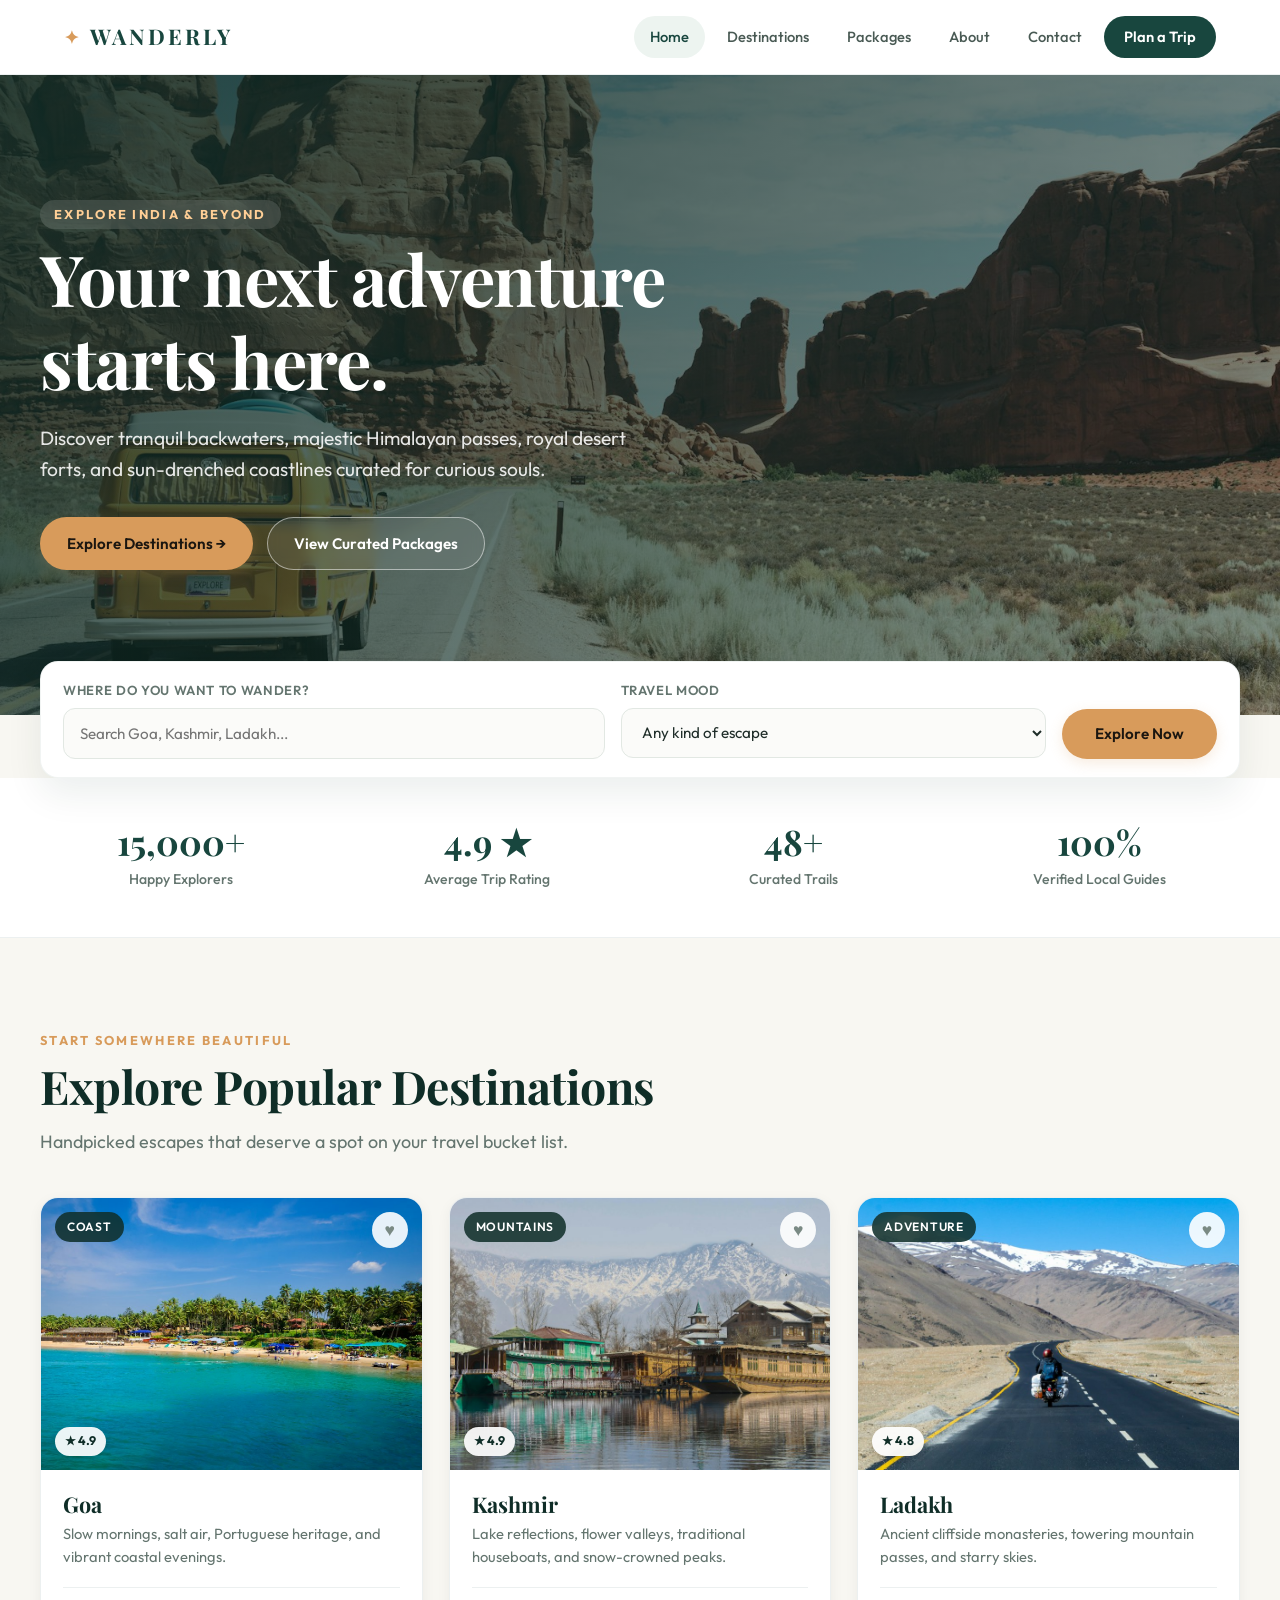
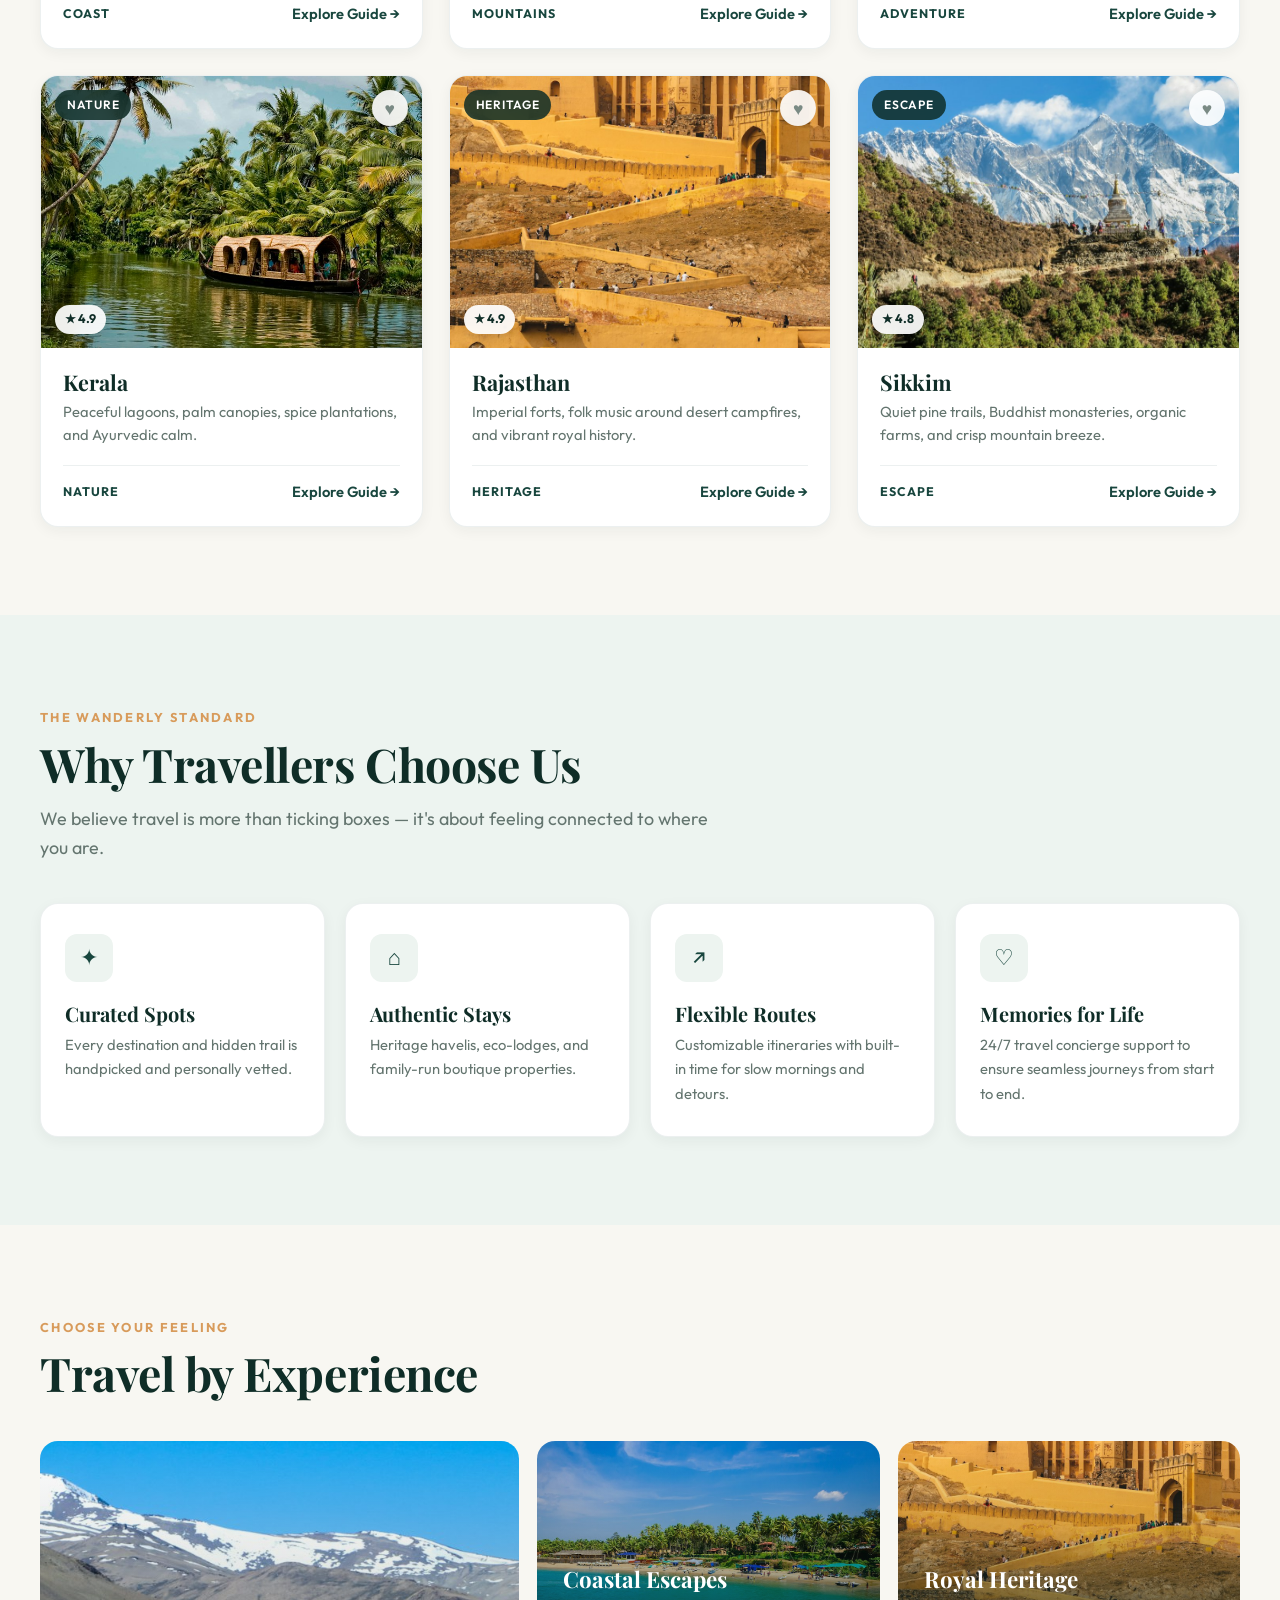
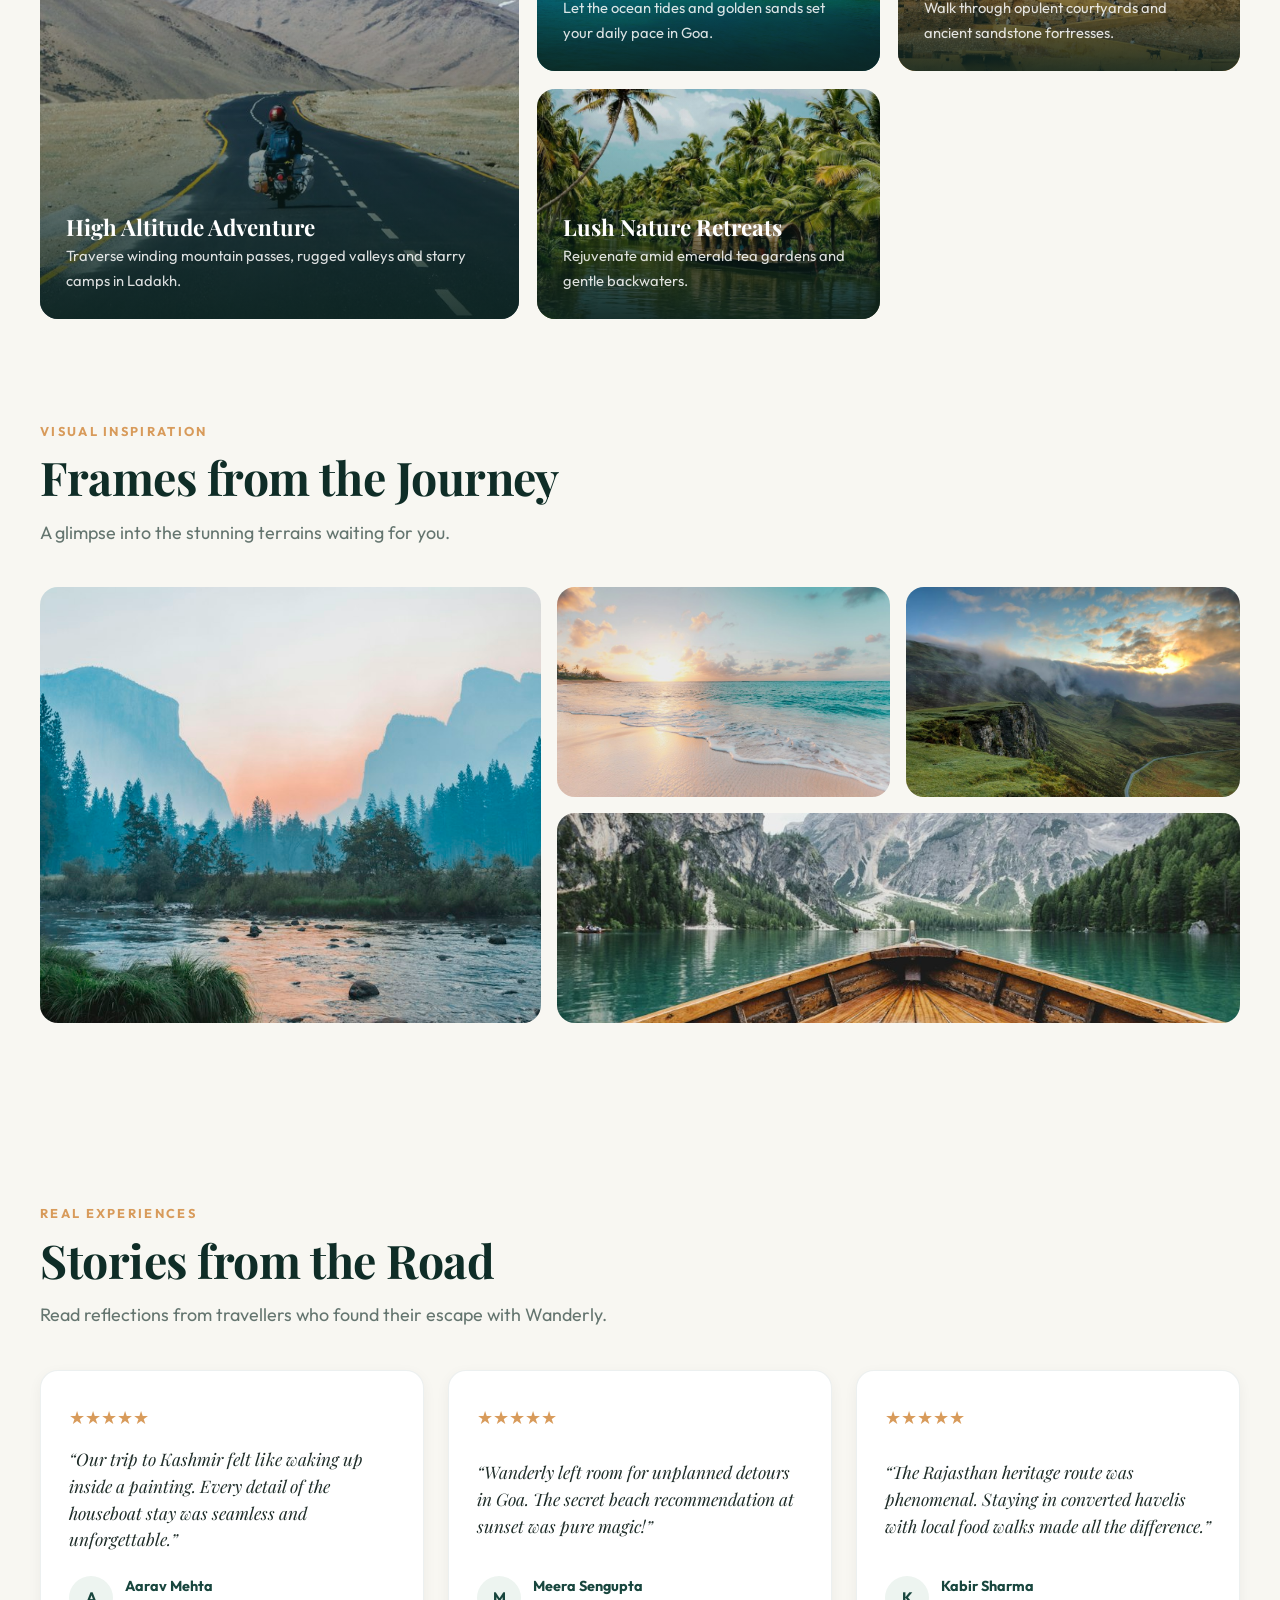
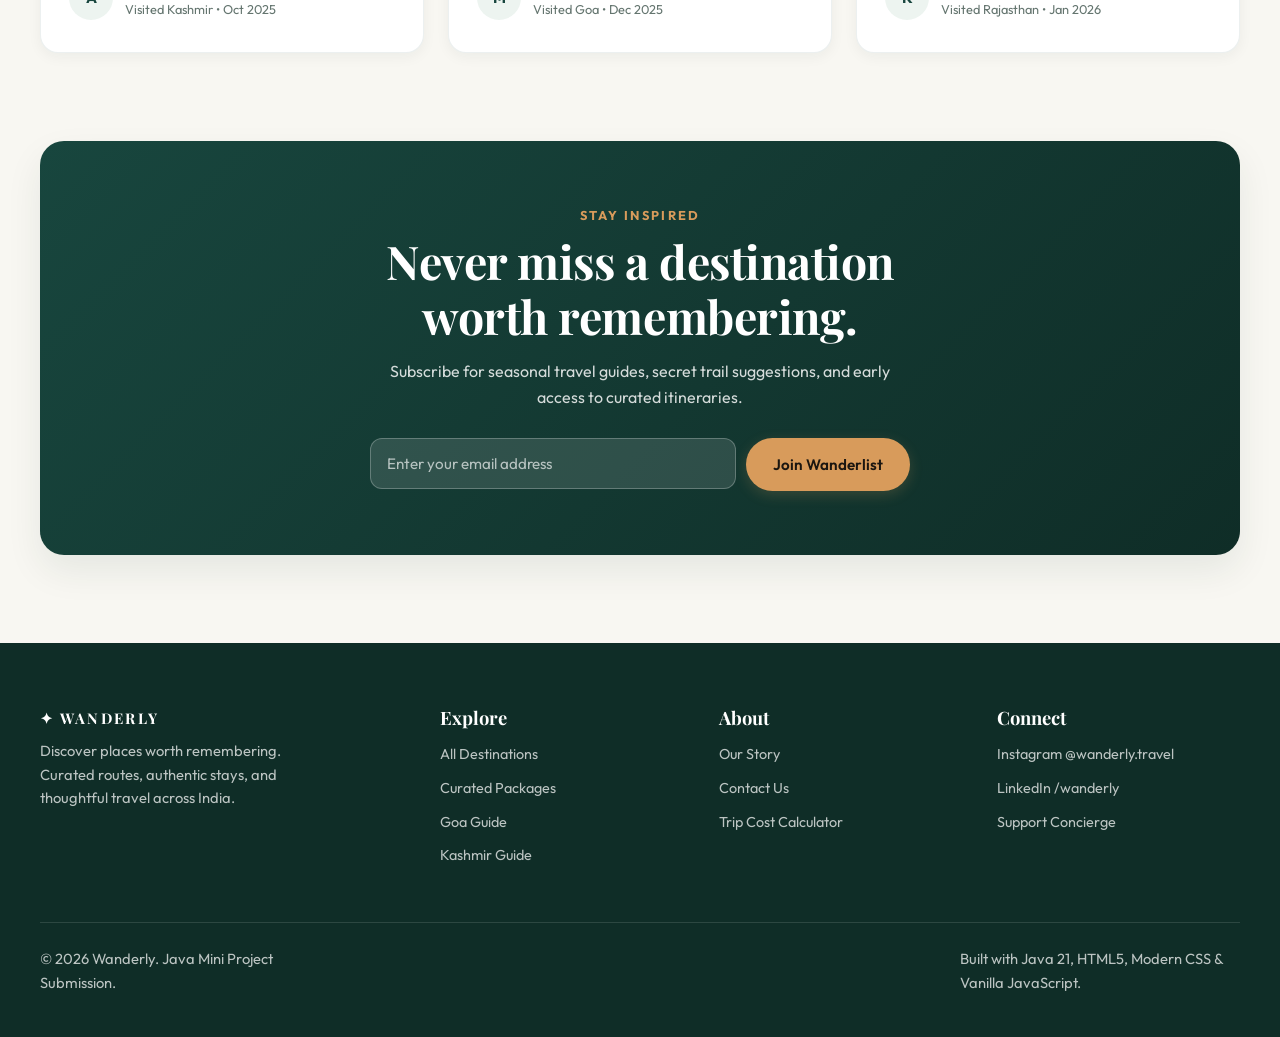
<file: index.html>
<!DOCTYPE html>
<html lang="en">
<head>
  <meta charset="UTF-8">
  <meta name="viewport" content="width=device-width, initial-scale=1.0">
  <meta name="description" content="Wanderly is an authentic travel explorer designed to discover unforgettable destinations across India.">
  <title>Wanderly | Discover Places Worth Remembering</title>
  <link rel="stylesheet" href="css/style.css">
  <link rel="icon" href="data:image/svg+xml,<svg xmlns='http://www.w3.org/2000/svg' viewBox='0 0 100 100'><text y='.9em' font-size='90'>🧭</text></svg>">
</head>
<body>
  <!-- Header & Navigation -->
  <header class="site-header">
    <nav class="navbar" aria-label="Main navigation">
      <a class="brand" href="index.html">
        <span class="brand-icon">✦</span> WANDERLY
      </a>
      <button class="nav-toggle" id="navToggle" aria-label="Toggle navigation menu" aria-expanded="false">
        <span></span><span></span><span></span>
      </button>
      <ul class="nav-links">
        <li><a class="active" href="index.html">Home</a></li>
        <li><a href="destinations.html">Destinations</a></li>
        <li><a href="packages.html">Packages</a></li>
        <li><a href="about.html">About</a></li>
        <li><a href="contact.html">Contact</a></li>
        <li><a class="nav-cta" href="contact.html">Plan a Trip</a></li>
      </ul>
    </nav>
  </header>

  <main>
    <!-- Hero Section -->
    <section class="hero">
      <div class="container">
        <span class="eyebrow">Explore India & Beyond</span>
        <h1>Your next adventure starts here.</h1>
        <p>Discover tranquil backwaters, majestic Himalayan passes, royal desert forts, and sun-drenched coastlines curated for curious souls.</p>
        <div class="hero-actions">
          <a class="button" href="destinations.html">Explore Destinations &rarr;</a>
          <a class="button secondary" href="packages.html">View Curated Packages</a>
        </div>
      </div>
    </section>

    <!-- Quick Search Widget -->
    <section class="quick-explore" aria-label="Quick destination search">
      <div class="container">
        <form class="explore-form" action="destinations.html" method="get">
          <label class="field">
            <span>Where do you want to wander?</span>
            <input type="search" name="destination" placeholder="Search Goa, Kashmir, Ladakh...">
          </label>
          <label class="field">
            <span>Travel mood</span>
            <select name="mood">
              <option value="">Any kind of escape</option>
              <option value="beach break">Beach & Coastal break</option>
              <option value="mountain air">Mountain & High altitudes</option>
              <option value="culture and heritage">Royal Heritage & Forts</option>
              <option value="nature">Nature & Backwaters</option>
            </select>
          </label>
          <button class="button" type="submit">Explore Now</button>
        </form>
      </div>
    </section>

    <!-- Stats / Trust Metrics -->
    <section class="stats-strip" aria-label="Platform metrics">
      <div class="container">
        <div class="stats-grid">
          <div class="stat-item">
            <span class="stat-num">15,000+</span>
            <span class="stat-label">Happy Explorers</span>
          </div>
          <div class="stat-item">
            <span class="stat-num">4.9 ★</span>
            <span class="stat-label">Average Trip Rating</span>
          </div>
          <div class="stat-item">
            <span class="stat-num">48+</span>
            <span class="stat-label">Curated Trails</span>
          </div>
          <div class="stat-item">
            <span class="stat-num">100%</span>
            <span class="stat-label">Verified Local Guides</span>
          </div>
        </div>
      </div>
    </section>

    <!-- Popular Destinations Section -->
    <section class="section" id="destinations">
      <div class="container">
        <div class="section-heading">
          <span class="eyebrow">Start Somewhere Beautiful</span>
          <h2>Explore Popular Destinations</h2>
          <p class="lead">Handpicked escapes that deserve a spot on your travel bucket list.</p>
        </div>
        <div class="card-grid">
          <!-- Goa -->
          <article class="destination-card" data-category="coast">
            <div class="card-media-wrap">
              <img class="card-image" src="images/goa.jpg" alt="Golden coastal sunset in Goa" loading="lazy">
              <span class="card-badge">Coast</span>
              <span class="card-rating">★ 4.9</span>
              <button class="wishlist-btn" aria-label="Save Goa to wishlist">♥</button>
              <button class="quick-view-btn">Quick View</button>
            </div>
            <div class="card-body">
              <h3>Goa</h3>
              <p>Slow mornings, salt air, Portuguese heritage, and vibrant coastal evenings.</p>
              <div class="card-meta">
                <span class="category">Coast</span>
                <a class="text-link" href="destination-goa.html">Explore Guide &rarr;</a>
              </div>
            </div>
          </article>

          <!-- Kashmir -->
          <article class="destination-card" data-category="mountains">
            <div class="card-media-wrap">
              <img class="card-image" src="images/kashmir.jpg" alt="Shikara on pristine Dal Lake in Kashmir" loading="lazy">
              <span class="card-badge">Mountains</span>
              <span class="card-rating">★ 4.9</span>
              <button class="wishlist-btn" aria-label="Save Kashmir to wishlist">♥</button>
              <button class="quick-view-btn">Quick View</button>
            </div>
            <div class="card-body">
              <h3>Kashmir</h3>
              <p>Lake reflections, flower valleys, traditional houseboats, and snow-crowned peaks.</p>
              <div class="card-meta">
                <span class="category">Mountains</span>
                <a class="text-link" href="destination-kashmir.html">Explore Guide &rarr;</a>
              </div>
            </div>
          </article>

          <!-- Ladakh -->
          <article class="destination-card" data-category="adventure">
            <div class="card-media-wrap">
              <img class="card-image" src="images/ladakh.jpg" alt="Pangong Lake under dramatic Ladakh skies" loading="lazy">
              <span class="card-badge">Adventure</span>
              <span class="card-rating">★ 4.8</span>
              <button class="wishlist-btn" aria-label="Save Ladakh to wishlist">♥</button>
              <button class="quick-view-btn">Quick View</button>
            </div>
            <div class="card-body">
              <h3>Ladakh</h3>
              <p>Ancient cliffside monasteries, towering mountain passes, and starry skies.</p>
              <div class="card-meta">
                <span class="category">Adventure</span>
                <a class="text-link" href="destinations.html?destination=Ladakh">Explore Guide &rarr;</a>
              </div>
            </div>
          </article>

          <!-- Kerala -->
          <article class="destination-card" data-category="nature">
            <div class="card-media-wrap">
              <img class="card-image" src="images/kerala.jpg" alt="Houseboat in the emerald Kerala backwaters" loading="lazy">
              <span class="card-badge">Nature</span>
              <span class="card-rating">★ 4.9</span>
              <button class="wishlist-btn" aria-label="Save Kerala to wishlist">♥</button>
              <button class="quick-view-btn">Quick View</button>
            </div>
            <div class="card-body">
              <h3>Kerala</h3>
              <p>Peaceful lagoons, palm canopies, spice plantations, and Ayurvedic calm.</p>
              <div class="card-meta">
                <span class="category">Nature</span>
                <a class="text-link" href="destinations.html?destination=Kerala">Explore Guide &rarr;</a>
              </div>
            </div>
          </article>

          <!-- Rajasthan -->
          <article class="destination-card" data-category="heritage">
            <div class="card-media-wrap">
              <img class="card-image" src="images/rajasthan.jpg" alt="Majestic desert palace in Rajasthan" loading="lazy">
              <span class="card-badge">Heritage</span>
              <span class="card-rating">★ 4.9</span>
              <button class="wishlist-btn" aria-label="Save Rajasthan to wishlist">♥</button>
              <button class="quick-view-btn">Quick View</button>
            </div>
            <div class="card-body">
              <h3>Rajasthan</h3>
              <p>Imperial forts, folk music around desert campfires, and vibrant royal history.</p>
              <div class="card-meta">
                <span class="category">Heritage</span>
                <a class="text-link" href="destination-rajasthan.html">Explore Guide &rarr;</a>
              </div>
            </div>
          </article>

          <!-- Sikkim -->
          <article class="destination-card" data-category="escape">
            <div class="card-media-wrap">
              <img class="card-image" src="images/sikkim.jpg" alt="Prayer flags over Sikkim mountain vistas" loading="lazy">
              <span class="card-badge">Escape</span>
              <span class="card-rating">★ 4.8</span>
              <button class="wishlist-btn" aria-label="Save Sikkim to wishlist">♥</button>
              <button class="quick-view-btn">Quick View</button>
            </div>
            <div class="card-body">
              <h3>Sikkim</h3>
              <p>Quiet pine trails, Buddhist monasteries, organic farms, and crisp mountain breeze.</p>
              <div class="card-meta">
                <span class="category">Escape</span>
                <a class="text-link" href="destinations.html?destination=Sikkim">Explore Guide &rarr;</a>
              </div>
            </div>
          </article>
        </div>
      </div>
    </section>

    <!-- Why Wanderly Section -->
    <section class="section" style="background: #edf4f0;">
      <div class="container">
        <div class="section-heading">
          <span class="eyebrow">The Wanderly Standard</span>
          <h2>Why Travellers Choose Us</h2>
          <p class="lead">We believe travel is more than ticking boxes — it's about feeling connected to where you are.</p>
        </div>
        <div class="feature-grid">
          <article class="feature-card">
            <div class="feature-icon">✦</div>
            <h3>Curated Spots</h3>
            <p>Every destination and hidden trail is handpicked and personally vetted.</p>
          </article>
          <article class="feature-card">
            <div class="feature-icon">⌂</div>
            <h3>Authentic Stays</h3>
            <p>Heritage havelis, eco-lodges, and family-run boutique properties.</p>
          </article>
          <article class="feature-card">
            <div class="feature-icon">↗</div>
            <h3>Flexible Routes</h3>
            <p>Customizable itineraries with built-in time for slow mornings and detours.</p>
          </article>
          <article class="feature-card">
            <div class="feature-icon">♡</div>
            <h3>Memories for Life</h3>
            <p>24/7 travel concierge support to ensure seamless journeys from start to end.</p>
          </article>
        </div>
      </div>
    </section>

    <!-- Travel Experiences Grid -->
    <section class="section">
      <div class="container">
        <div class="section-heading">
          <span class="eyebrow">Choose Your Feeling</span>
          <h2>Travel by Experience</h2>
        </div>
        <div class="experience-grid">
          <article class="experience-card">
            <div>
              <h3>High Altitude Adventure</h3>
              <p>Traverse winding mountain passes, rugged valleys and starry camps in Ladakh.</p>
            </div>
          </article>
          <article class="experience-card">
            <div>
              <h3>Coastal Escapes</h3>
              <p>Let the ocean tides and golden sands set your daily pace in Goa.</p>
            </div>
          </article>
          <article class="experience-card">
            <div>
              <h3>Royal Heritage</h3>
              <p>Walk through opulent courtyards and ancient sandstone fortresses.</p>
            </div>
          </article>
          <article class="experience-card">
            <div>
              <h3>Lush Nature Retreats</h3>
              <p>Rejuvenate amid emerald tea gardens and gentle backwaters.</p>
            </div>
          </article>
        </div>
      </div>
    </section>

    <!-- Travel Inspiration Photo Gallery -->
    <section class="section" id="inspiration" style="padding-top: 10px;">
      <div class="container">
        <div class="section-heading">
          <span class="eyebrow">Visual Inspiration</span>
          <h2>Frames from the Journey</h2>
          <p class="lead">A glimpse into the stunning terrains waiting for you.</p>
        </div>
        <div class="gallery-grid">
          <div class="gallery-item tall">
            <img src="images/gallery-1.jpg" alt="Majestic mountain lake reflections" loading="lazy">
          </div>
          <div class="gallery-item">
            <img src="images/gallery-2.jpg" alt="Tropical coast and clear ocean" loading="lazy">
          </div>
          <div class="gallery-item">
            <img src="images/gallery-3.jpg" alt="Misty forest wilderness" loading="lazy">
          </div>
          <div class="gallery-item wide">
            <img src="images/gallery-4.jpg" alt="Serene river journey at sunrise" loading="lazy">
          </div>
        </div>
      </div>
    </section>

    <!-- Traveller Stories / Testimonials -->
    <section class="section">
      <div class="container">
        <div class="section-heading">
          <span class="eyebrow">Real Experiences</span>
          <h2>Stories from the Road</h2>
          <p class="lead">Read reflections from travellers who found their escape with Wanderly.</p>
        </div>
        <div class="testimonial-grid">
          <article class="testimonial-card">
            <div class="testimonial-stars">★★★★★</div>
            <p class="quote">“Our trip to Kashmir felt like waking up inside a painting. Every detail of the houseboat stay was seamless and unforgettable.”</p>
            <div class="traveller-info">
              <div class="traveller-avatar">A</div>
              <div>
                <p class="quote-author">Aarav Mehta</p>
                <p class="quote-location">Visited Kashmir • Oct 2025</p>
              </div>
            </div>
          </article>

          <article class="testimonial-card">
            <div class="testimonial-stars">★★★★★</div>
            <p class="quote">“Wanderly left room for unplanned detours in Goa. The secret beach recommendation at sunset was pure magic!”</p>
            <div class="traveller-info">
              <div class="traveller-avatar">M</div>
              <div>
                <p class="quote-author">Meera Sengupta</p>
                <p class="quote-location">Visited Goa • Dec 2025</p>
              </div>
            </div>
          </article>

          <article class="testimonial-card">
            <div class="testimonial-stars">★★★★★</div>
            <p class="quote">“The Rajasthan heritage route was phenomenal. Staying in converted havelis with local food walks made all the difference.”</p>
            <div class="traveller-info">
              <div class="traveller-avatar">K</div>
              <div>
                <p class="quote-author">Kabir Sharma</p>
                <p class="quote-location">Visited Rajasthan • Jan 2026</p>
              </div>
            </div>
          </article>
        </div>
      </div>
    </section>

    <!-- Newsletter CTA -->
    <section class="section" style="padding-top: 0;">
      <div class="container">
        <div class="newsletter">
          <span class="eyebrow">Stay Inspired</span>
          <h2>Never miss a destination worth remembering.</h2>
          <p>Subscribe for seasonal travel guides, secret trail suggestions, and early access to curated itineraries.</p>
          <form class="newsletter-form" action="#" method="post">
            <label class="field" style="flex:1;">
              <span class="visually-hidden">Email address</span>
              <input type="email" name="email" placeholder="Enter your email address" required>
            </label>
            <button class="button" type="submit">Join Wanderlist</button>
          </form>
        </div>
      </div>
    </section>
  </main>

  <!-- Site Footer -->
  <footer class="site-footer">
    <div class="container">
      <div class="footer-grid">
        <div>
          <p class="footer-brand">✦ WANDERLY</p>
          <p>Discover places worth remembering. Curated routes, authentic stays, and thoughtful travel across India.</p>
        </div>
        <div>
          <h3>Explore</h3>
          <ul>
            <li><a href="destinations.html">All Destinations</a></li>
            <li><a href="packages.html">Curated Packages</a></li>
            <li><a href="destination-goa.html">Goa Guide</a></li>
            <li><a href="destination-kashmir.html">Kashmir Guide</a></li>
          </ul>
        </div>
        <div>
          <h3>About</h3>
          <ul>
            <li><a href="about.html">Our Story</a></li>
            <li><a href="contact.html">Contact Us</a></li>
            <li><a href="packages.html#tripCalculator">Trip Cost Calculator</a></li>
          </ul>
        </div>
        <div>
          <h3>Connect</h3>
          <ul>
            <li><a href="#">Instagram @wanderly.travel</a></li>
            <li><a href="#">LinkedIn /wanderly</a></li>
            <li><a href="contact.html">Support Concierge</a></li>
          </ul>
        </div>
      </div>
      <div class="copyright">
        <p>&copy; 2026 Wanderly. Java Mini Project Submission.</p>
        <p>Built with Java 21, HTML5, Modern CSS &amp; Vanilla JavaScript.</p>
      </div>
    </div>
  </footer>

  <!-- Scripts -->
  <script src="js/main.js"></script>
</body>
</html>
</file>
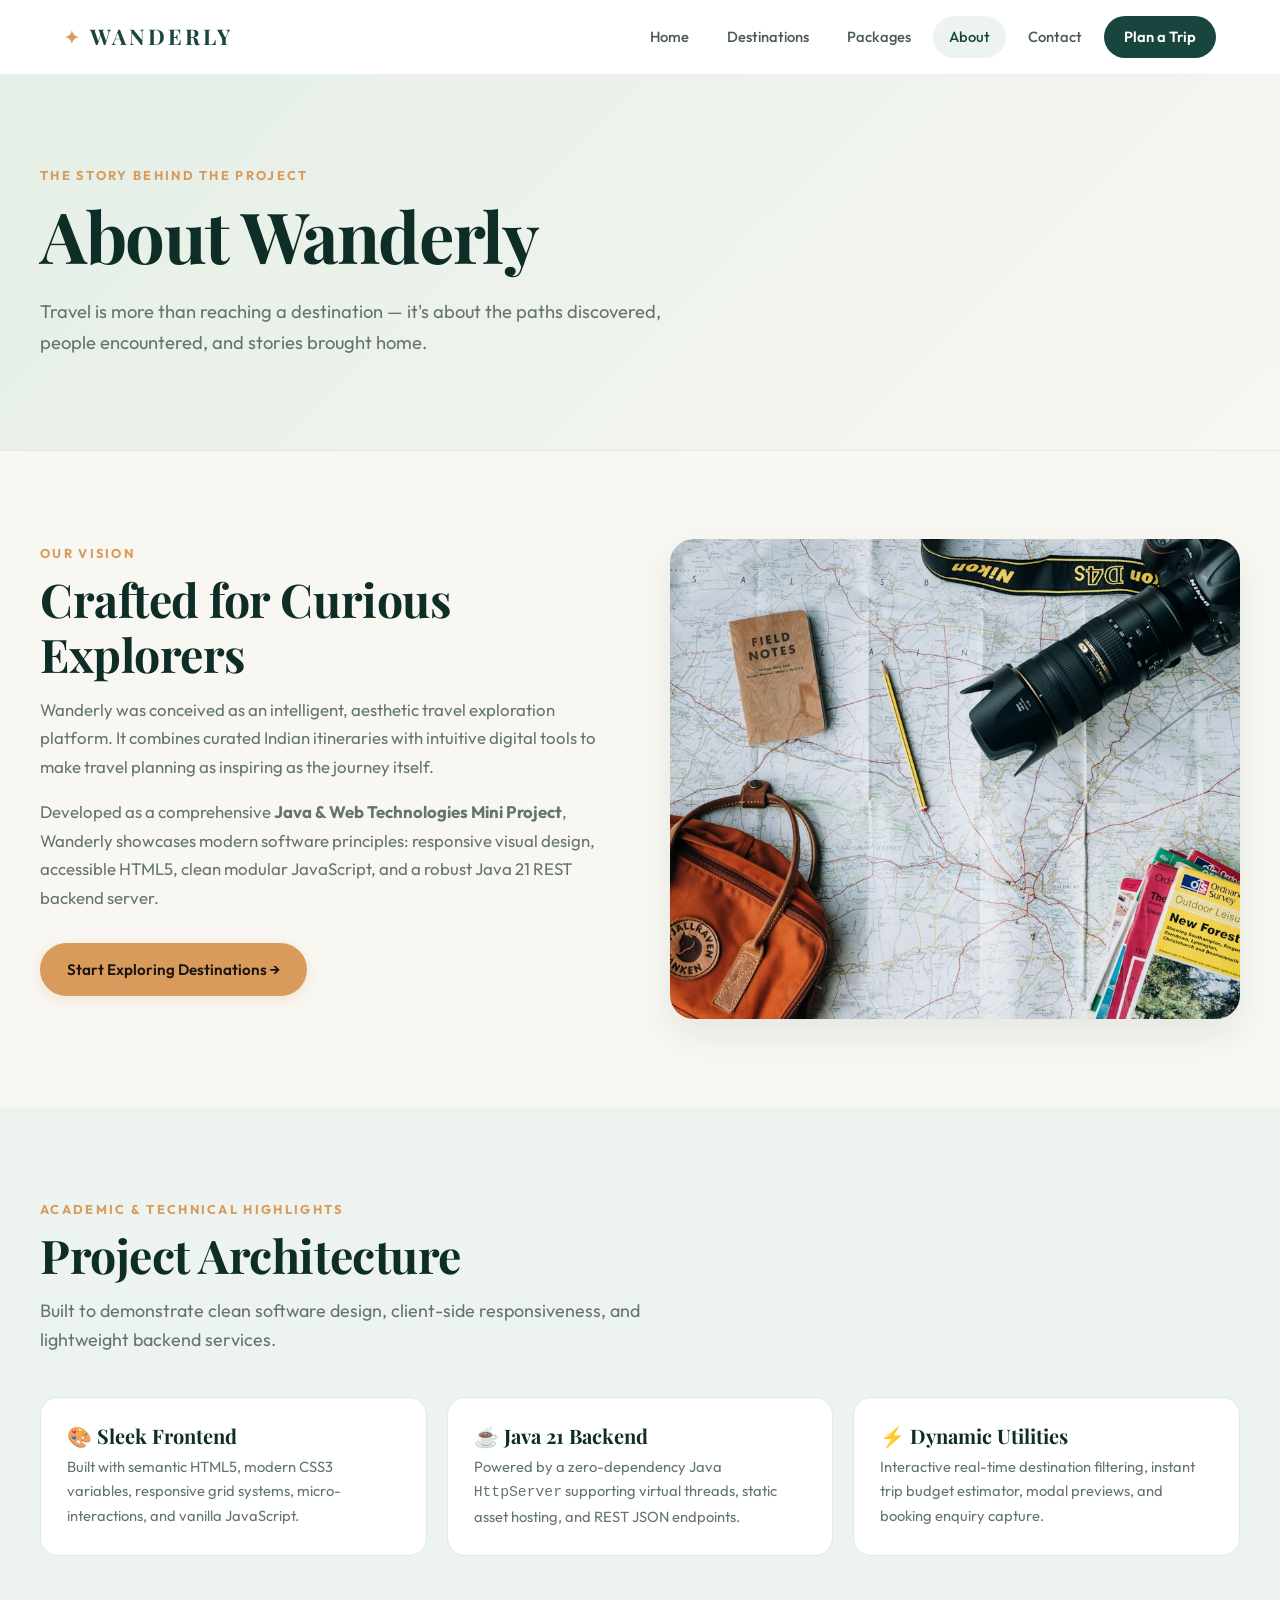
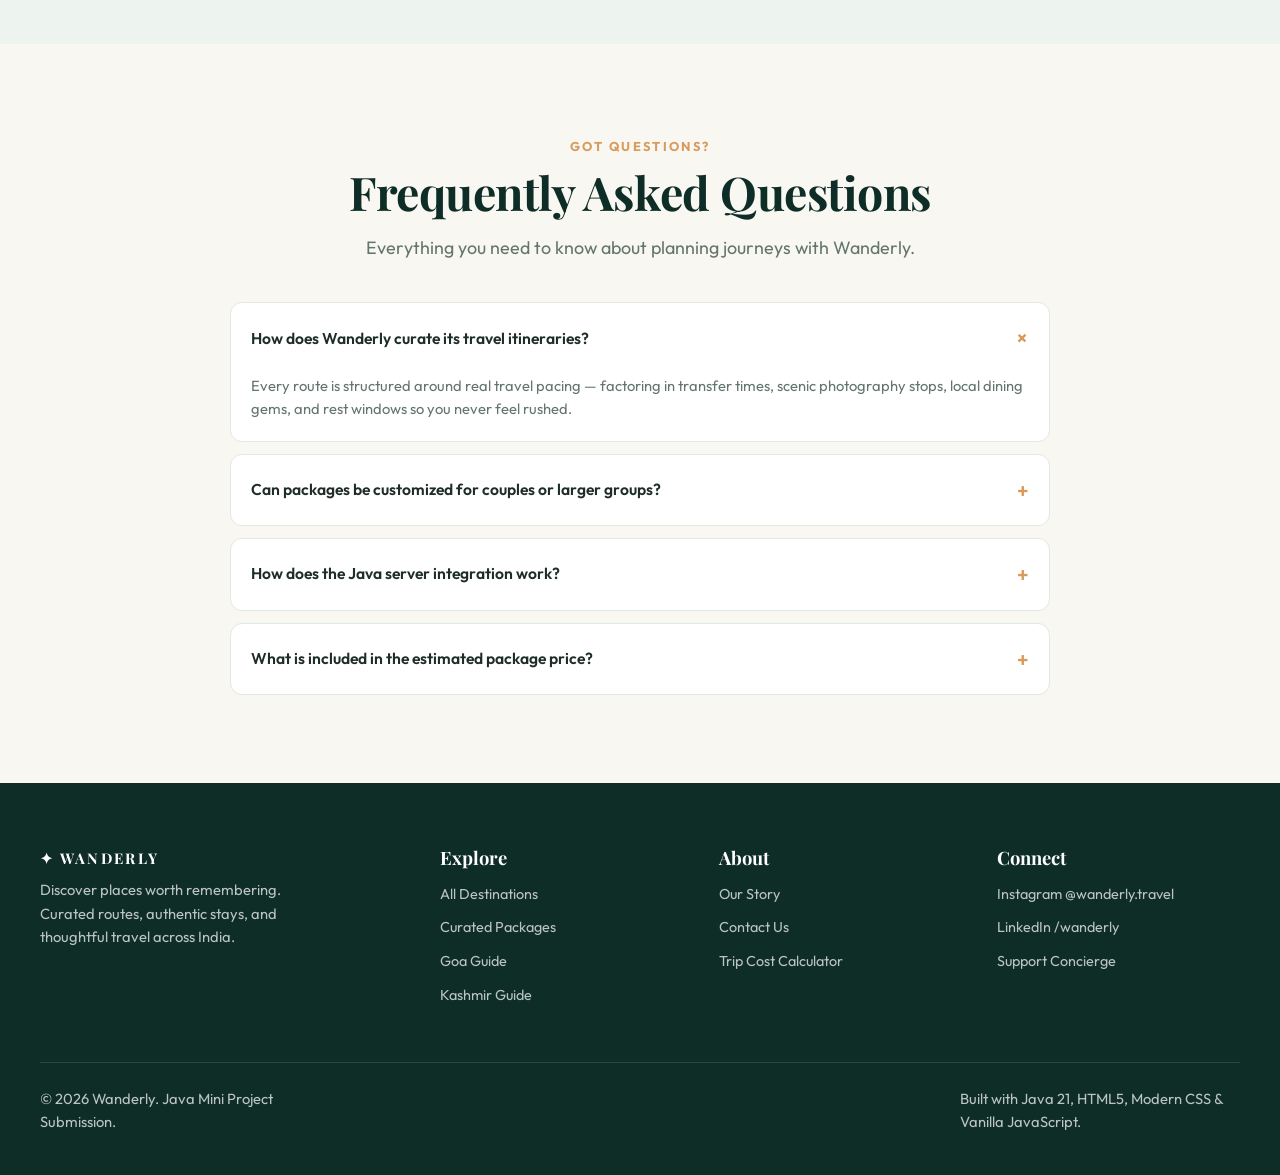
<file: about.html>
<!DOCTYPE html>
<html lang="en">
<head>
  <meta charset="UTF-8">
  <meta name="viewport" content="width=device-width, initial-scale=1.0">
  <meta name="description" content="Learn about Wanderly - an academic Java & Web mini-project created to discover incredible travel journeys.">
  <title>About Wanderly | Travel Explorer Project</title>
  <link rel="stylesheet" href="css/style.css">
  <link rel="icon" href="data:image/svg+xml,<svg xmlns='http://www.w3.org/2000/svg' viewBox='0 0 100 100'><text y='.9em' font-size='90'>🧭</text></svg>">
</head>
<body>
  <!-- Header & Navigation -->
  <header class="site-header">
    <nav class="navbar" aria-label="Main navigation">
      <a class="brand" href="index.html">
        <span class="brand-icon">✦</span> WANDERLY
      </a>
      <button class="nav-toggle" id="navToggle" aria-label="Toggle navigation menu" aria-expanded="false">
        <span></span><span></span><span></span>
      </button>
      <ul class="nav-links">
        <li><a href="index.html">Home</a></li>
        <li><a href="destinations.html">Destinations</a></li>
        <li><a href="packages.html">Packages</a></li>
        <li><a class="active" href="about.html">About</a></li>
        <li><a href="contact.html">Contact</a></li>
        <li><a class="nav-cta" href="contact.html">Plan a Trip</a></li>
      </ul>
    </nav>
  </header>

  <main>
    <!-- Banner -->
    <section class="page-banner">
      <div class="container">
        <span class="eyebrow">The Story Behind the Project</span>
        <h1>About Wanderly</h1>
        <p>Travel is more than reaching a destination — it's about the paths discovered, people encountered, and stories brought home.</p>
      </div>
    </section>

    <!-- Story Section -->
    <section class="section">
      <div class="container about-grid">
        <div class="story-copy">
          <span class="eyebrow">Our Vision</span>
          <h2>Crafted for Curious Explorers</h2>
          <p>Wanderly was conceived as an intelligent, aesthetic travel exploration platform. It combines curated Indian itineraries with intuitive digital tools to make travel planning as inspiring as the journey itself.</p>
          <p>Developed as a comprehensive <strong>Java &amp; Web Technologies Mini Project</strong>, Wanderly showcases modern software principles: responsive visual design, accessible HTML5, clean modular JavaScript, and a robust Java 21 REST backend server.</p>
          <div style="margin-top: 30px;">
            <a class="button" href="destinations.html">Start Exploring Destinations &rarr;</a>
          </div>
        </div>
        <div class="about-image" role="img" aria-label="Traveller exploring scenic mountain landscapes"></div>
      </div>
    </section>

    <!-- Project Architecture / Academic Overview -->
    <section class="section" style="background: #edf4f0;">
      <div class="container">
        <div class="section-heading">
          <span class="eyebrow">Academic &amp; Technical Highlights</span>
          <h2>Project Architecture</h2>
          <p class="lead">Built to demonstrate clean software design, client-side responsiveness, and lightweight backend services.</p>
        </div>
        <div class="simple-cards">
          <article class="simple-card">
            <h3>🎨 Sleek Frontend</h3>
            <p>Built with semantic HTML5, modern CSS3 variables, responsive grid systems, micro-interactions, and vanilla JavaScript.</p>
          </article>
          <article class="simple-card">
            <h3>☕ Java 21 Backend</h3>
            <p>Powered by a zero-dependency Java <code>HttpServer</code> supporting virtual threads, static asset hosting, and REST JSON endpoints.</p>
          </article>
          <article class="simple-card">
            <h3>⚡ Dynamic Utilities</h3>
            <p>Interactive real-time destination filtering, instant trip budget estimator, modal previews, and booking enquiry capture.</p>
          </article>
        </div>
      </div>
    </section>

    <!-- Frequently Asked Questions -->
    <section class="section">
      <div class="container" style="max-width: 820px;">
        <div class="section-heading center">
          <span class="eyebrow">Got Questions?</span>
          <h2>Frequently Asked Questions</h2>
          <p class="lead">Everything you need to know about planning journeys with Wanderly.</p>
        </div>
        <div class="faq-list">
          <div class="faq-item active">
            <button class="faq-question">How does Wanderly curate its travel itineraries?</button>
            <div class="faq-answer">
              Every route is structured around real travel pacing — factoring in transfer times, scenic photography stops, local dining gems, and rest windows so you never feel rushed.
            </div>
          </div>
          <div class="faq-item">
            <button class="faq-question">Can packages be customized for couples or larger groups?</button>
            <div class="faq-answer">
              Yes! Use our interactive Trip Cost Estimator on the Packages page to adjust traveller count and tier, or submit a request on the Contact page for tailored day plans.
            </div>
          </div>
          <div class="faq-item">
            <button class="faq-question">How does the Java server integration work?</button>
            <div class="faq-answer">
              The project includes <code>WanderlyServer.java</code> which runs natively with Java 21, serving the frontend and handling API routes such as <code>/api/destinations</code> and <code>/api/contact</code>.
            </div>
          </div>
          <div class="faq-item">
            <button class="faq-question">What is included in the estimated package price?</button>
            <div class="faq-answer">
              Standard estimates cover handpicked accommodations, dedicated AC transfers, daily breakfasts, sightseeing permits, and 24/7 road concierge support.
            </div>
          </div>
        </div>
      </div>
    </section>
  </main>

  <!-- Site Footer -->
  <footer class="site-footer">
    <div class="container">
      <div class="footer-grid">
        <div>
          <p class="footer-brand">✦ WANDERLY</p>
          <p>Discover places worth remembering. Curated routes, authentic stays, and thoughtful travel across India.</p>
        </div>
        <div>
          <h3>Explore</h3>
          <ul>
            <li><a href="destinations.html">All Destinations</a></li>
            <li><a href="packages.html">Curated Packages</a></li>
            <li><a href="destination-goa.html">Goa Guide</a></li>
            <li><a href="destination-kashmir.html">Kashmir Guide</a></li>
          </ul>
        </div>
        <div>
          <h3>About</h3>
          <ul>
            <li><a href="about.html">Our Story</a></li>
            <li><a href="contact.html">Contact Us</a></li>
            <li><a href="packages.html#tripCalculator">Trip Cost Calculator</a></li>
          </ul>
        </div>
        <div>
          <h3>Connect</h3>
          <ul>
            <li><a href="#">Instagram @wanderly.travel</a></li>
            <li><a href="#">LinkedIn /wanderly</a></li>
            <li><a href="contact.html">Support Concierge</a></li>
          </ul>
        </div>
      </div>
      <div class="copyright">
        <p>&copy; 2026 Wanderly. Java Mini Project Submission.</p>
        <p>Built with Java 21, HTML5, Modern CSS &amp; Vanilla JavaScript.</p>
      </div>
    </div>
  </footer>

  <script src="js/main.js"></script>
</body>
</html>
</file>
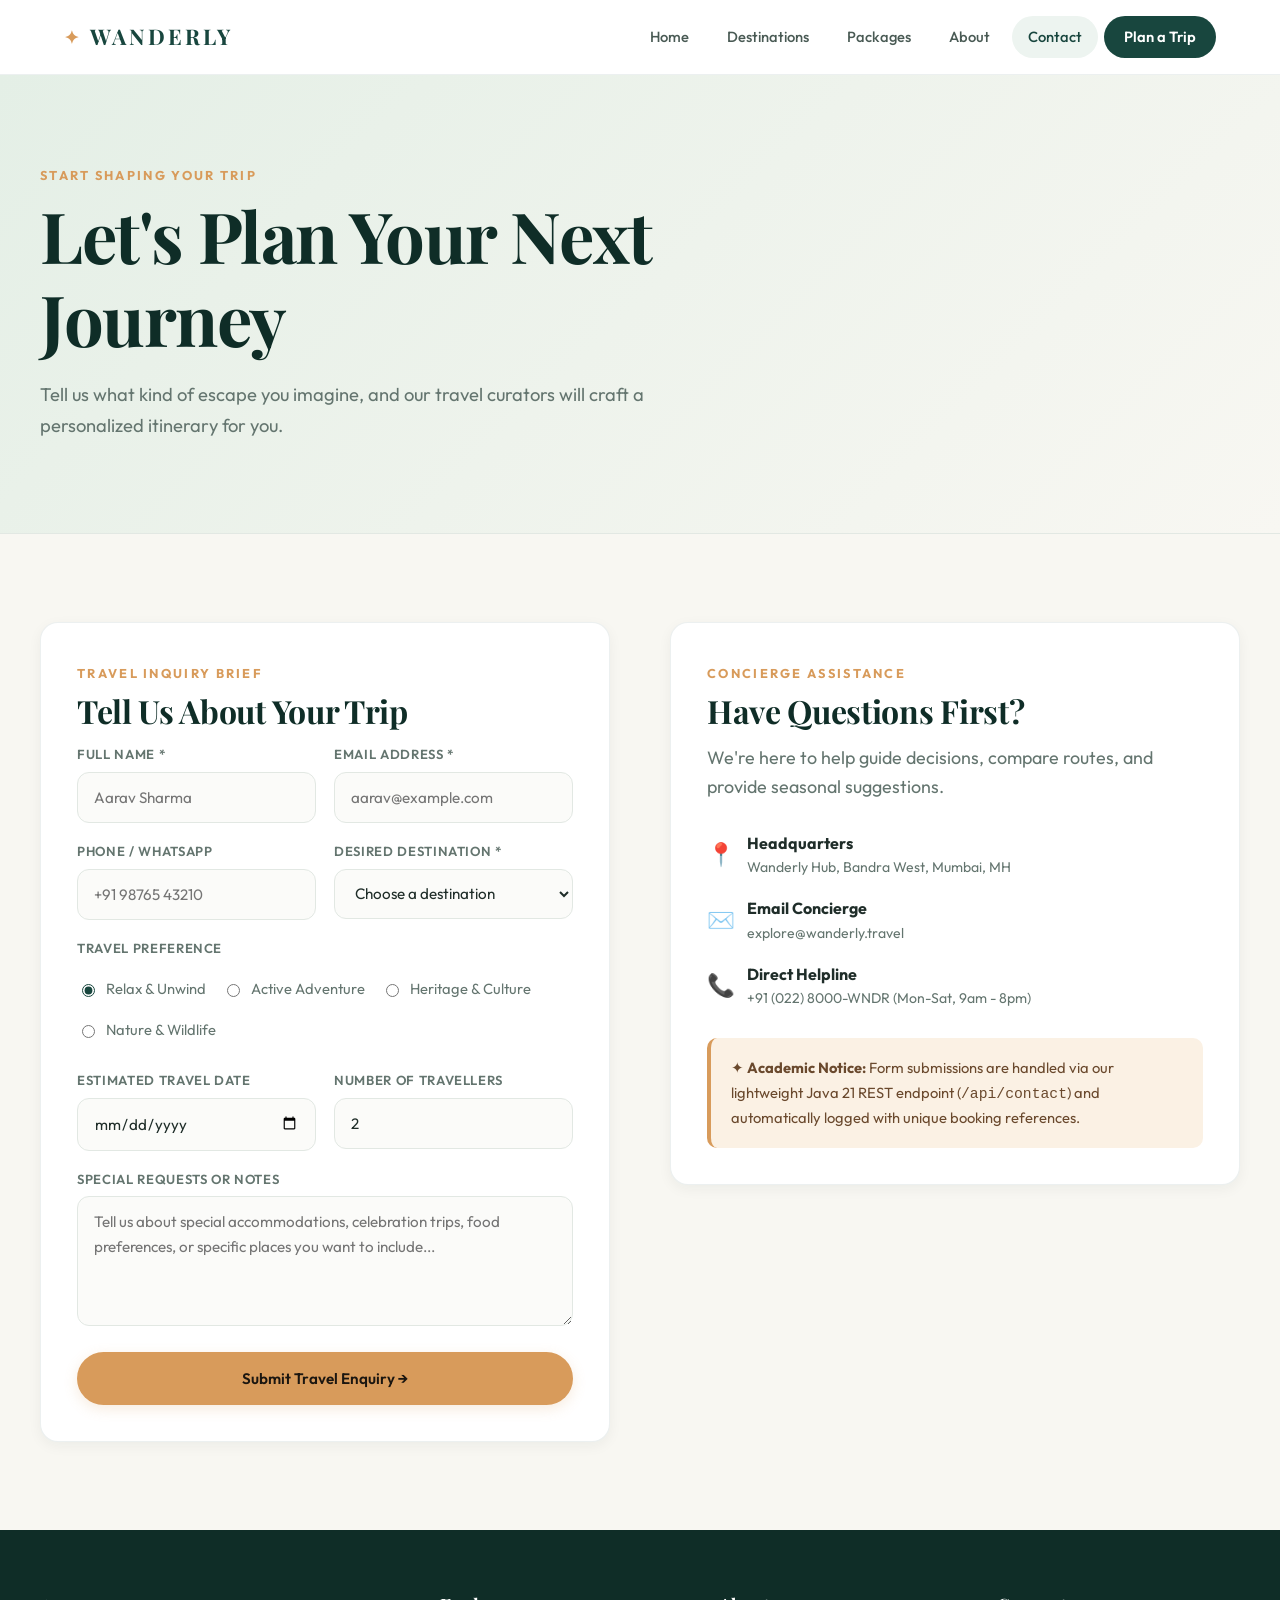
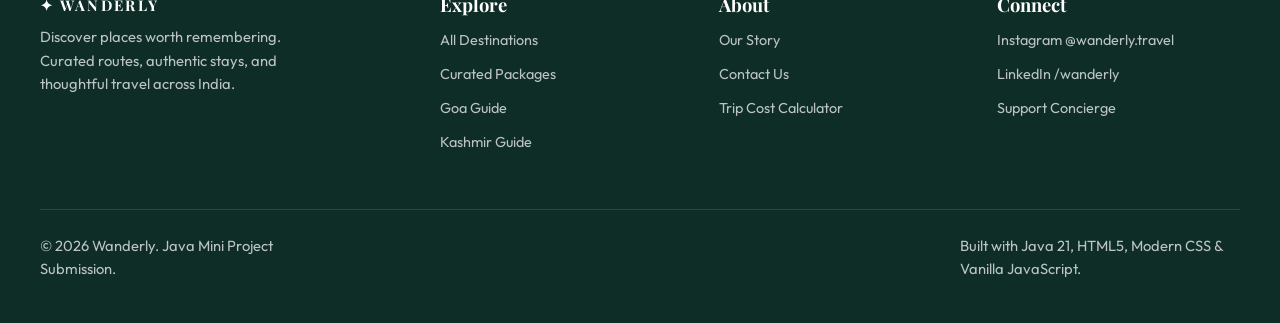
<file: contact.html>
<!DOCTYPE html>
<html lang="en">
<head>
  <meta charset="UTF-8">
  <meta name="viewport" content="width=device-width, initial-scale=1.0">
  <meta name="description" content="Plan your customized travel itinerary with Wanderly travel concierges.">
  <title>Contact &amp; Trip Enquiry | Wanderly</title>
  <link rel="stylesheet" href="css/style.css">
  <link rel="icon" href="data:image/svg+xml,<svg xmlns='http://www.w3.org/2000/svg' viewBox='0 0 100 100'><text y='.9em' font-size='90'>🧭</text></svg>">
</head>
<body>
  <!-- Header & Navigation -->
  <header class="site-header">
    <nav class="navbar" aria-label="Main navigation">
      <a class="brand" href="index.html">
        <span class="brand-icon">✦</span> WANDERLY
      </a>
      <button class="nav-toggle" id="navToggle" aria-label="Toggle navigation menu" aria-expanded="false">
        <span></span><span></span><span></span>
      </button>
      <ul class="nav-links">
        <li><a href="index.html">Home</a></li>
        <li><a href="destinations.html">Destinations</a></li>
        <li><a href="packages.html">Packages</a></li>
        <li><a href="about.html">About</a></li>
        <li><a class="active" href="contact.html">Contact</a></li>
        <li><a class="nav-cta" href="contact.html">Plan a Trip</a></li>
      </ul>
    </nav>
  </header>

  <main>
    <!-- Banner -->
    <section class="page-banner">
      <div class="container">
        <span class="eyebrow">Start Shaping Your Trip</span>
        <h1>Let's Plan Your Next Journey</h1>
        <p>Tell us what kind of escape you imagine, and our travel curators will craft a personalized itinerary for you.</p>
      </div>
    </section>

    <!-- Contact Form & Details -->
    <section class="section">
      <div class="container contact-layout">
        <!-- Booking Form Card -->
        <div class="contact-card">
          <span class="eyebrow">Travel Inquiry Brief</span>
          <h2>Tell Us About Your Trip</h2>
          <form class="contact-form" action="#" method="post">
            <label class="field">
              <span>Full Name *</span>
              <input type="text" name="name" placeholder="Aarav Sharma" required>
            </label>
            <label class="field">
              <span>Email Address *</span>
              <input type="email" name="email" placeholder="aarav@example.com" required>
            </label>
            <label class="field">
              <span>Phone / WhatsApp</span>
              <input type="tel" name="phone" placeholder="+91 98765 43210">
            </label>
            <label class="field">
              <span>Desired Destination *</span>
              <select name="destination" required>
                <option value="">Choose a destination</option>
                <option value="Goa">Goa (Sun, Coast &amp; Heritage)</option>
                <option value="Kashmir">Kashmir (Lakes &amp; Valleys)</option>
                <option value="Ladakh">Ladakh (High Passes &amp; Stargazing)</option>
                <option value="Kerala">Kerala (Backwaters &amp; Hills)</option>
                <option value="Rajasthan">Rajasthan (Forts &amp; Deserts)</option>
                <option value="Sikkim">Sikkim (Monasteries &amp; Snow Peaks)</option>
                <option value="Meghalaya">Meghalaya (Living Root Bridges)</option>
                <option value="Andaman">Andaman Islands (Coral Reefs)</option>
                <option value="Custom">Custom Multi-City Tour</option>
              </select>
            </label>

            <fieldset class="field full" style="border:none; padding:0; margin:0;">
              <span style="display:block; margin-bottom:8px; color:var(--text-muted); font-size:0.82rem; font-weight:600; text-transform:uppercase;">Travel Preference</span>
              <div class="radio-group">
                <label><input type="radio" name="travel-type" value="relaxation" checked> Relax &amp; Unwind</label>
                <label><input type="radio" name="travel-type" value="adventure"> Active Adventure</label>
                <label><input type="radio" name="travel-type" value="culture"> Heritage &amp; Culture</label>
                <label><input type="radio" name="travel-type" value="nature"> Nature &amp; Wildlife</label>
              </div>
            </fieldset>

            <label class="field">
              <span>Estimated Travel Date</span>
              <input type="date" name="travel-date">
            </label>
            <label class="field">
              <span>Number of Travellers</span>
              <input type="number" name="travellers" min="1" max="25" value="2" placeholder="2">
            </label>

            <label class="field full">
              <span>Special Requests or Notes</span>
              <textarea name="message" placeholder="Tell us about special accommodations, celebration trips, food preferences, or specific places you want to include..."></textarea>
            </label>

            <button class="button full" type="submit" style="min-height:50px;">Submit Travel Enquiry &rarr;</button>
          </form>
        </div>

        <!-- Sidebar Info -->
        <aside class="contact-card">
          <span class="eyebrow">Concierge Assistance</span>
          <h2>Have Questions First?</h2>
          <p class="lead">We're here to help guide decisions, compare routes, and provide seasonal suggestions.</p>

          <div style="margin: 28px 0; display:flex; flex-direction:column; gap:16px;">
            <div style="display:flex; align-items:center; gap:12px;">
              <span style="font-size:1.4rem;">📍</span>
              <div>
                <strong>Headquarters</strong>
                <p class="muted" style="margin:0; font-size:0.88rem;">Wanderly Hub, Bandra West, Mumbai, MH</p>
              </div>
            </div>
            <div style="display:flex; align-items:center; gap:12px;">
              <span style="font-size:1.4rem;">✉️</span>
              <div>
                <strong>Email Concierge</strong>
                <p class="muted" style="margin:0; font-size:0.88rem;">explore@wanderly.travel</p>
              </div>
            </div>
            <div style="display:flex; align-items:center; gap:12px;">
              <span style="font-size:1.4rem;">📞</span>
              <div>
                <strong>Direct Helpline</strong>
                <p class="muted" style="margin:0; font-size:0.88rem;">+91 (022) 8000-WNDR (Mon-Sat, 9am - 8pm)</p>
              </div>
            </div>
          </div>

          <div class="note" style="margin-top: 20px;">
            ✦ <strong>Academic Notice:</strong> Form submissions are handled via our lightweight Java 21 REST endpoint (<code>/api/contact</code>) and automatically logged with unique booking references.
          </div>
        </aside>
      </div>
    </section>
  </main>

  <!-- Site Footer -->
  <footer class="site-footer">
    <div class="container">
      <div class="footer-grid">
        <div>
          <p class="footer-brand">✦ WANDERLY</p>
          <p>Discover places worth remembering. Curated routes, authentic stays, and thoughtful travel across India.</p>
        </div>
        <div>
          <h3>Explore</h3>
          <ul>
            <li><a href="destinations.html">All Destinations</a></li>
            <li><a href="packages.html">Curated Packages</a></li>
            <li><a href="destination-goa.html">Goa Guide</a></li>
            <li><a href="destination-kashmir.html">Kashmir Guide</a></li>
          </ul>
        </div>
        <div>
          <h3>About</h3>
          <ul>
            <li><a href="about.html">Our Story</a></li>
            <li><a href="contact.html">Contact Us</a></li>
            <li><a href="packages.html#tripCalculator">Trip Cost Calculator</a></li>
          </ul>
        </div>
        <div>
          <h3>Connect</h3>
          <ul>
            <li><a href="#">Instagram @wanderly.travel</a></li>
            <li><a href="#">LinkedIn /wanderly</a></li>
            <li><a href="contact.html">Support Concierge</a></li>
          </ul>
        </div>
      </div>
      <div class="copyright">
        <p>&copy; 2026 Wanderly. Java Mini Project Submission.</p>
        <p>Built with Java 21, HTML5, Modern CSS &amp; Vanilla JavaScript.</p>
      </div>
    </div>
  </footer>

  <script src="js/main.js"></script>
</body>
</html>
</file>
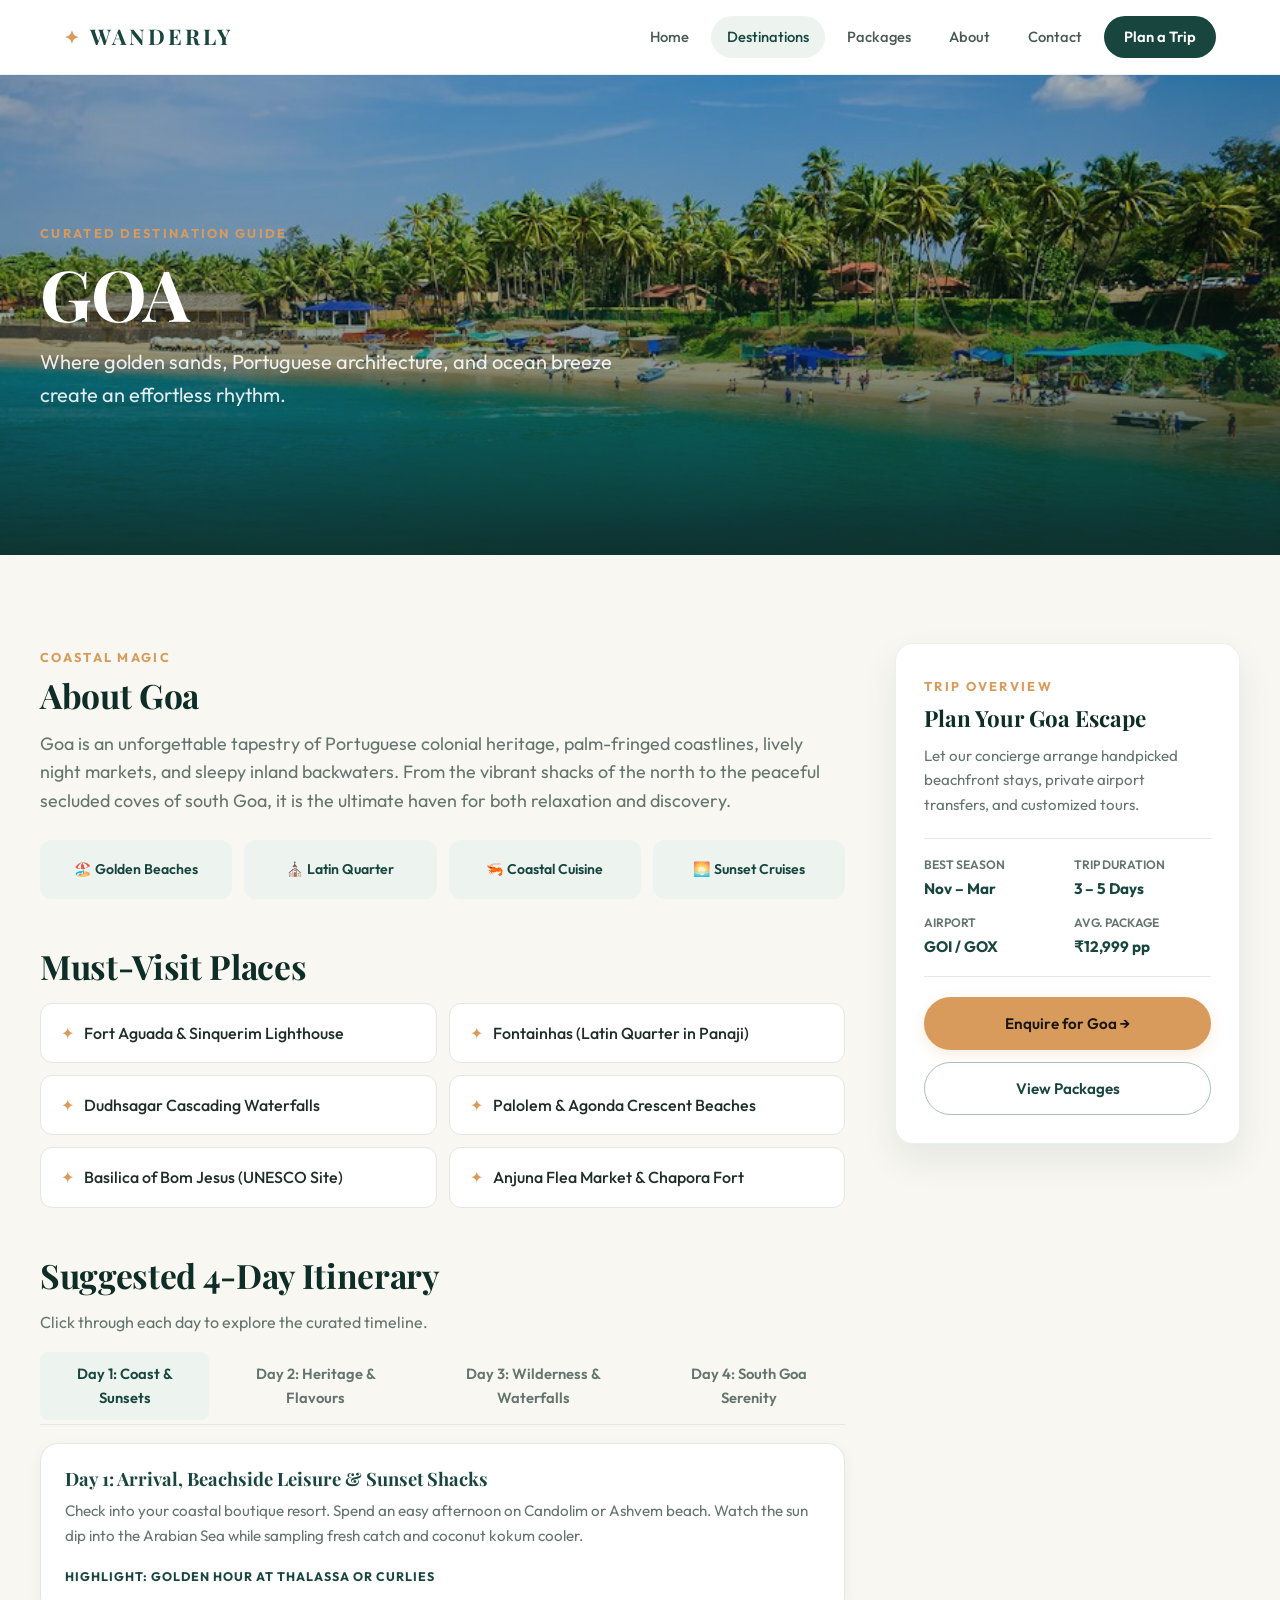
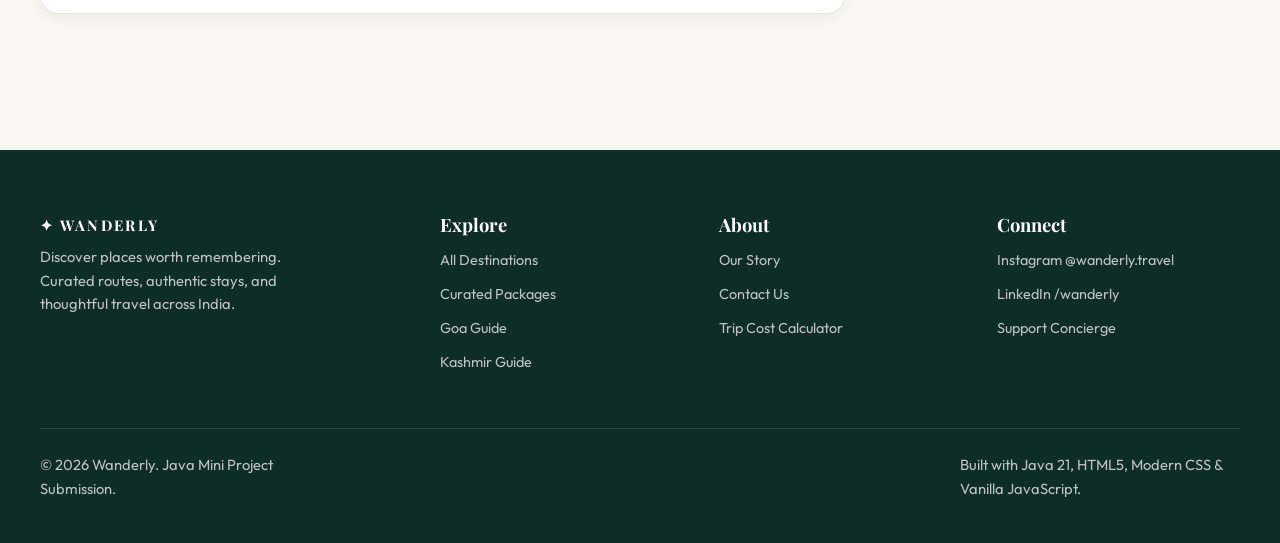
<file: destination-goa.html>
<!DOCTYPE html>
<html lang="en">
<head>
  <meta charset="UTF-8">
  <meta name="viewport" content="width=device-width, initial-scale=1.0">
  <meta name="description" content="Comprehensive travel guide to Goa: coastal escapes, Portuguese heritage, beaches and dining.">
  <title>Goa Destination Guide | Wanderly</title>
  <link rel="stylesheet" href="css/style.css">
  <link rel="icon" href="data:image/svg+xml,<svg xmlns='http://www.w3.org/2000/svg' viewBox='0 0 100 100'><text y='.9em' font-size='90'>🧭</text></svg>">
</head>
<body>
  <!-- Header & Navigation -->
  <header class="site-header">
    <nav class="navbar" aria-label="Main navigation">
      <a class="brand" href="index.html">
        <span class="brand-icon">✦</span> WANDERLY
      </a>
      <button class="nav-toggle" id="navToggle" aria-label="Toggle navigation menu" aria-expanded="false">
        <span></span><span></span><span></span>
      </button>
      <ul class="nav-links">
        <li><a href="index.html">Home</a></li>
        <li><a class="active" href="destinations.html">Destinations</a></li>
        <li><a href="packages.html">Packages</a></li>
        <li><a href="about.html">About</a></li>
        <li><a href="contact.html">Contact</a></li>
        <li><a class="nav-cta" href="contact.html?destination=Goa">Plan a Trip</a></li>
      </ul>
    </nav>
  </header>

  <main>
    <!-- Destination Hero -->
    <section class="detail-hero go">
      <div class="container">
        <span class="eyebrow">Curated Destination Guide</span>
        <h1>GOA</h1>
        <p>Where golden sands, Portuguese architecture, and ocean breeze create an effortless rhythm.</p>
      </div>
    </section>

    <!-- Content & Sticky Sidebar Layout -->
    <section class="section">
      <div class="container detail-layout">
        <div>
          <!-- About Goa -->
          <section class="detail-section">
            <span class="eyebrow">Coastal Magic</span>
            <h2>About Goa</h2>
            <p class="lead">Goa is an unforgettable tapestry of Portuguese colonial heritage, palm-fringed coastlines, lively night markets, and sleepy inland backwaters. From the vibrant shacks of the north to the peaceful secluded coves of south Goa, it is the ultimate haven for both relaxation and discovery.</p>
            
            <div class="highlight-grid">
              <div class="highlight">🏖️ Golden Beaches</div>
              <div class="highlight">⛪ Latin Quarter</div>
              <div class="highlight">🦐 Coastal Cuisine</div>
              <div class="highlight">🌅 Sunset Cruises</div>
            </div>
          </section>

          <!-- Top Places to Visit -->
          <section class="detail-section">
            <h2>Must-Visit Places</h2>
            <ul class="place-list">
              <li>Fort Aguada &amp; Sinquerim Lighthouse</li>
              <li>Fontainhas (Latin Quarter in Panaji)</li>
              <li>Dudhsagar Cascading Waterfalls</li>
              <li>Palolem &amp; Agonda Crescent Beaches</li>
              <li>Basilica of Bom Jesus (UNESCO Site)</li>
              <li>Anjuna Flea Market &amp; Chapora Fort</li>
            </ul>
          </section>

          <!-- Interactive Day-by-Day Itinerary -->
          <section class="detail-section">
            <h2>Suggested 4-Day Itinerary</h2>
            <p class="muted">Click through each day to explore the curated timeline.</p>

            <div class="itinerary-tabs">
              <button class="itinerary-tab-btn active" data-target-day="day1">Day 1: Coast &amp; Sunsets</button>
              <button class="itinerary-tab-btn" data-target-day="day2">Day 2: Heritage &amp; Flavours</button>
              <button class="itinerary-tab-btn" data-target-day="day3">Day 3: Wilderness &amp; Waterfalls</button>
              <button class="itinerary-tab-btn" data-target-day="day4">Day 4: South Goa Serenity</button>
            </div>

            <!-- Panel 1 -->
            <div class="itinerary-panel active" id="day1">
              <h4>Day 1: Arrival, Beachside Leisure &amp; Sunset Shacks</h4>
              <p>Check into your coastal boutique resort. Spend an easy afternoon on Candolim or Ashvem beach. Watch the sun dip into the Arabian Sea while sampling fresh catch and coconut kokum cooler.</p>
              <span class="category">Highlight: Golden Hour at Thalassa or Curlies</span>
            </div>

            <!-- Panel 2 -->
            <div class="itinerary-panel" id="day2">
              <h4>Day 2: Panaji Latin Quarters &amp; Old Goa Cathedrals</h4>
              <p>Stroll past pastel yellow and indigo Portuguese villas in Fontainhas. Visit the grand 16th-century churches of Old Goa, followed by a traditional Goan fish curry thali in Panaji.</p>
              <span class="category">Highlight: Walking Architecture Tour in Fontainhas</span>
            </div>

            <!-- Panel 3 -->
            <div class="itinerary-panel" id="day3">
              <h4>Day 3: Dudhsagar Waterfalls &amp; Organic Spice Plantation</h4>
              <p>Take a morning jeep safari into the Bhagwan Mahavir Wildlife Sanctuary to witness the roaring four-tiered Dudhsagar falls. End the afternoon enjoying a traditional banana-leaf buffet at Sahakari Spice Farm.</p>
              <span class="category">Highlight: Jungle Safari &amp; Vanilla-Cardamom Walk</span>
            </div>

            <!-- Panel 4 -->
            <div class="itinerary-panel" id="day4">
              <h4>Day 4: Palolem Kayaking &amp; Departure</h4>
              <p>Head to peaceful Palolem Beach for morning sea kayaking to Butterfly Beach. Pick up cashew feni and spiced handicrafts before heading to Mopa or Dabolim airport.</p>
              <span class="category">Highlight: Dolphin Spotting in Quiet Bays</span>
            </div>
          </section>
        </div>

        <!-- Sticky Sidebar -->
        <aside class="detail-aside">
          <span class="eyebrow">Trip Overview</span>
          <h3>Plan Your Goa Escape</h3>
          <p>Let our concierge arrange handpicked beachfront stays, private airport transfers, and customized tours.</p>

          <div class="detail-fact-grid">
            <div class="fact-item">
              <small>Best Season</small>
              <strong>Nov &ndash; Mar</strong>
            </div>
            <div class="fact-item">
              <small>Trip Duration</small>
              <strong>3 &ndash; 5 Days</strong>
            </div>
            <div class="fact-item">
              <small>Airport</small>
              <strong>GOI / GOX</strong>
            </div>
            <div class="fact-item">
              <small>Avg. Package</small>
              <strong>₹12,999 pp</strong>
            </div>
          </div>

          <a class="button" href="contact.html?destination=Goa" style="margin-bottom:12px;">Enquire for Goa &rarr;</a>
          <a class="button secondary" href="packages.html">View Packages</a>
        </aside>
      </div>
    </section>
  </main>

  <!-- Site Footer -->
  <footer class="site-footer">
    <div class="container">
      <div class="footer-grid">
        <div>
          <p class="footer-brand">✦ WANDERLY</p>
          <p>Discover places worth remembering. Curated routes, authentic stays, and thoughtful travel across India.</p>
        </div>
        <div>
          <h3>Explore</h3>
          <ul>
            <li><a href="destinations.html">All Destinations</a></li>
            <li><a href="packages.html">Curated Packages</a></li>
            <li><a href="destination-goa.html">Goa Guide</a></li>
            <li><a href="destination-kashmir.html">Kashmir Guide</a></li>
          </ul>
        </div>
        <div>
          <h3>About</h3>
          <ul>
            <li><a href="about.html">Our Story</a></li>
            <li><a href="contact.html">Contact Us</a></li>
            <li><a href="packages.html#tripCalculator">Trip Cost Calculator</a></li>
          </ul>
        </div>
        <div>
          <h3>Connect</h3>
          <ul>
            <li><a href="#">Instagram @wanderly.travel</a></li>
            <li><a href="#">LinkedIn /wanderly</a></li>
            <li><a href="contact.html">Support Concierge</a></li>
          </ul>
        </div>
      </div>
      <div class="copyright">
        <p>&copy; 2026 Wanderly. Java Mini Project Submission.</p>
        <p>Built with Java 21, HTML5, Modern CSS &amp; Vanilla JavaScript.</p>
      </div>
    </div>
  </footer>

  <script src="js/main.js"></script>
</body>
</html>
</file>
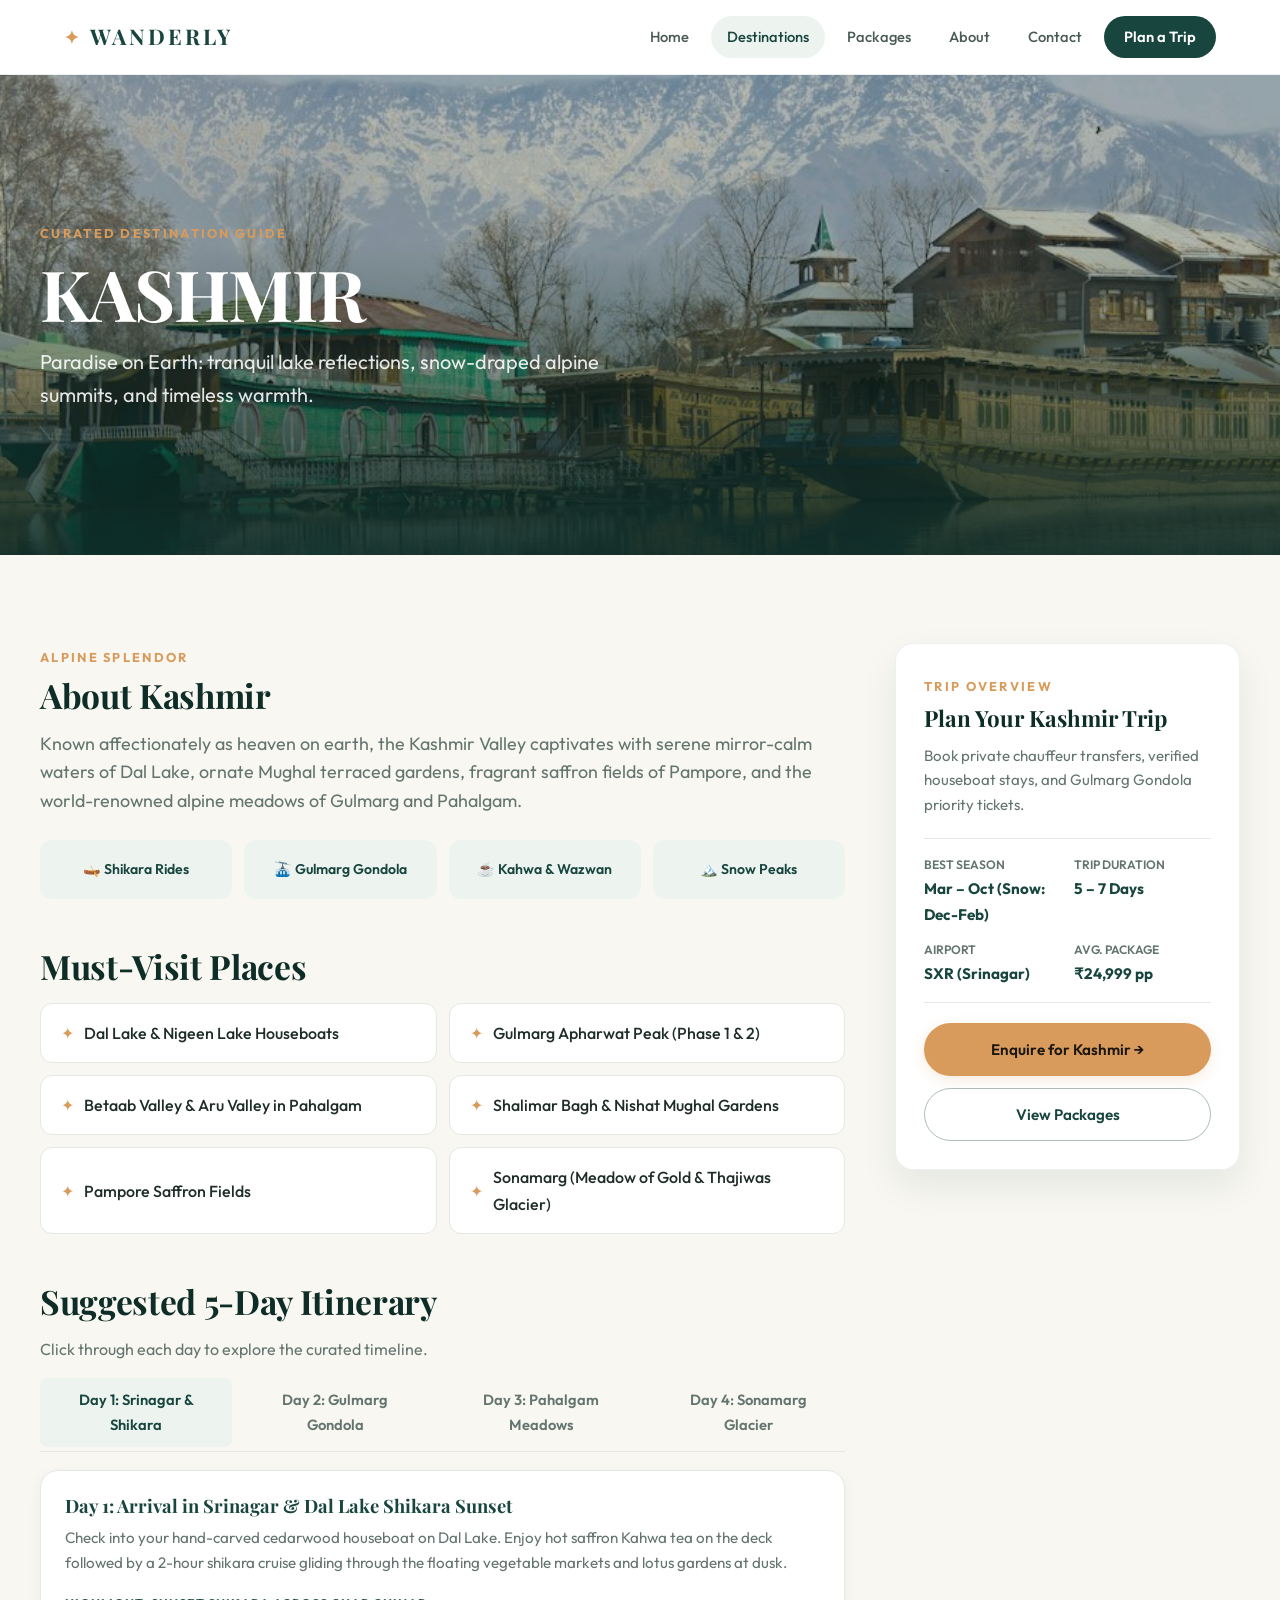
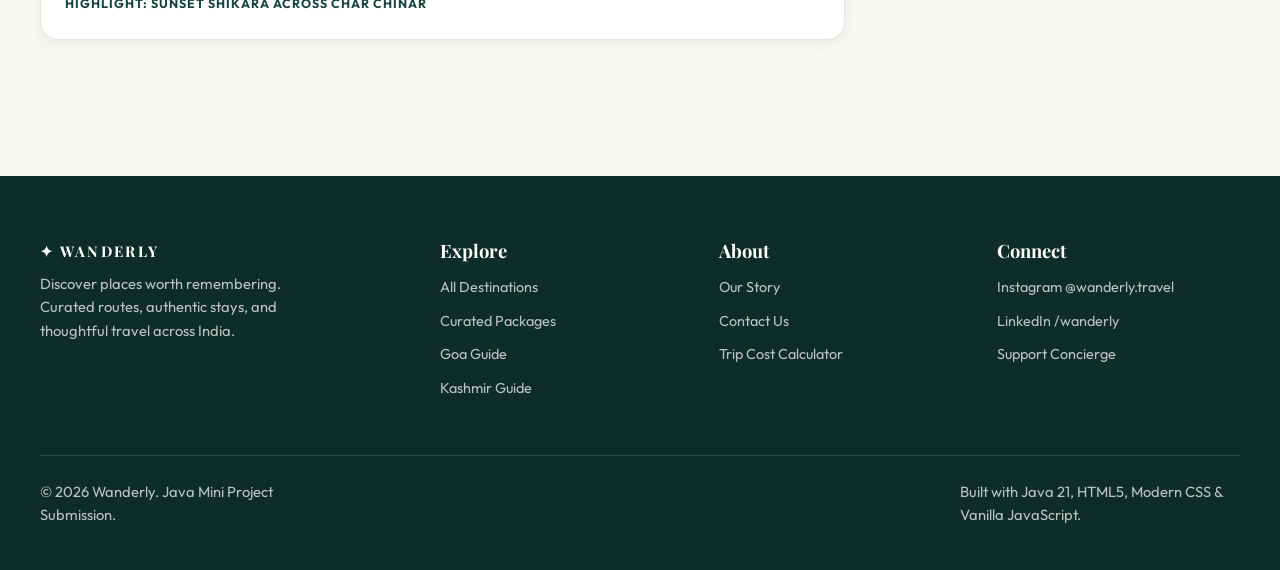
<file: destination-kashmir.html>
<!DOCTYPE html>
<html lang="en">
<head>
  <meta charset="UTF-8">
  <meta name="viewport" content="width=device-width, initial-scale=1.0">
  <meta name="description" content="Comprehensive travel guide to Kashmir: Dal Lake houseboats, Gulmarg meadows, and Himalayan valleys.">
  <title>Kashmir Destination Guide | Wanderly</title>
  <link rel="stylesheet" href="css/style.css">
  <link rel="icon" href="data:image/svg+xml,<svg xmlns='http://www.w3.org/2000/svg' viewBox='0 0 100 100'><text y='.9em' font-size='90'>🧭</text></svg>">
</head>
<body>
  <!-- Header & Navigation -->
  <header class="site-header">
    <nav class="navbar" aria-label="Main navigation">
      <a class="brand" href="index.html">
        <span class="brand-icon">✦</span> WANDERLY
      </a>
      <button class="nav-toggle" id="navToggle" aria-label="Toggle navigation menu" aria-expanded="false">
        <span></span><span></span><span></span>
      </button>
      <ul class="nav-links">
        <li><a href="index.html">Home</a></li>
        <li><a class="active" href="destinations.html">Destinations</a></li>
        <li><a href="packages.html">Packages</a></li>
        <li><a href="about.html">About</a></li>
        <li><a href="contact.html">Contact</a></li>
        <li><a class="nav-cta" href="contact.html?destination=Kashmir">Plan a Trip</a></li>
      </ul>
    </nav>
  </header>

  <main>
    <!-- Destination Hero -->
    <section class="detail-hero kashmir">
      <div class="container">
        <span class="eyebrow">Curated Destination Guide</span>
        <h1>KASHMIR</h1>
        <p>Paradise on Earth: tranquil lake reflections, snow-draped alpine summits, and timeless warmth.</p>
      </div>
    </section>

    <!-- Content & Sticky Sidebar Layout -->
    <section class="section">
      <div class="container detail-layout">
        <div>
          <!-- About Kashmir -->
          <section class="detail-section">
            <span class="eyebrow">Alpine Splendor</span>
            <h2>About Kashmir</h2>
            <p class="lead">Known affectionately as heaven on earth, the Kashmir Valley captivates with serene mirror-calm waters of Dal Lake, ornate Mughal terraced gardens, fragrant saffron fields of Pampore, and the world-renowned alpine meadows of Gulmarg and Pahalgam.</p>
            
            <div class="highlight-grid">
              <div class="highlight">🛶 Shikara Rides</div>
              <div class="highlight">🚠 Gulmarg Gondola</div>
              <div class="highlight">☕ Kahwa &amp; Wazwan</div>
              <div class="highlight">🏔️ Snow Peaks</div>
            </div>
          </section>

          <!-- Top Places to Visit -->
          <section class="detail-section">
            <h2>Must-Visit Places</h2>
            <ul class="place-list">
              <li>Dal Lake &amp; Nigeen Lake Houseboats</li>
              <li>Gulmarg Apharwat Peak (Phase 1 &amp; 2)</li>
              <li>Betaab Valley &amp; Aru Valley in Pahalgam</li>
              <li>Shalimar Bagh &amp; Nishat Mughal Gardens</li>
              <li>Pampore Saffron Fields</li>
              <li>Sonamarg (Meadow of Gold &amp; Thajiwas Glacier)</li>
            </ul>
          </section>

          <!-- Interactive Day-by-Day Itinerary -->
          <section class="detail-section">
            <h2>Suggested 5-Day Itinerary</h2>
            <p class="muted">Click through each day to explore the curated timeline.</p>

            <div class="itinerary-tabs">
              <button class="itinerary-tab-btn active" data-target-day="kday1">Day 1: Srinagar &amp; Shikara</button>
              <button class="itinerary-tab-btn" data-target-day="kday2">Day 2: Gulmarg Gondola</button>
              <button class="itinerary-tab-btn" data-target-day="kday3">Day 3: Pahalgam Meadows</button>
              <button class="itinerary-tab-btn" data-target-day="kday4">Day 4: Sonamarg Glacier</button>
            </div>

            <!-- Panel 1 -->
            <div class="itinerary-panel active" id="kday1">
              <h4>Day 1: Arrival in Srinagar &amp; Dal Lake Shikara Sunset</h4>
              <p>Check into your hand-carved cedarwood houseboat on Dal Lake. Enjoy hot saffron Kahwa tea on the deck followed by a 2-hour shikara cruise gliding through the floating vegetable markets and lotus gardens at dusk.</p>
              <span class="category">Highlight: Sunset Shikara across Char Chinar</span>
            </div>

            <!-- Panel 2 -->
            <div class="itinerary-panel" id="kday2">
              <h4>Day 2: Gulmarg High Altitude Gondola &amp; Pine Meadows</h4>
              <p>Drive up to Gulmarg, traversing pine-scented mountain bends. Ride the famous Gulmarg Gondola to Apharwat Peak at 13,780 feet for panoramic snow views. In winters, enjoy skiing and snowshoeing.</p>
              <span class="category">Highlight: Apharwat Summit &amp; Strawberry Valley</span>
            </div>

            <!-- Panel 3 -->
            <div class="itinerary-panel" id="kday3">
              <h4>Day 3: Pahalgam, Betaab Valley &amp; Lidder River</h4>
              <p>Travel along the gushing Lidder River to Pahalgam. Wander through lush Betaab Valley, named after the Bollywood classic, and ride ponies up to Baisaran Meadow (Mini Switzerland).</p>
              <span class="category">Highlight: Riverside Trout Dining &amp; Pine Treks</span>
            </div>

            <!-- Panel 4 -->
            <div class="itinerary-panel" id="kday4">
              <h4>Day 4: Sonamarg &amp; Thajiwas Glacier Exploration</h4>
              <p>Venture to Sonamarg, gateway to Ladakh. Hike or take a pony ride to the foot of the Thajiwas Glacier. Stop by walnut groves and return to Srinagar for an authentic Wazwan dinner.</p>
              <span class="category">Highlight: Glacier Walk &amp; Traditional Wazwan Feast</span>
            </div>
          </section>
        </div>

        <!-- Sticky Sidebar -->
        <aside class="detail-aside">
          <span class="eyebrow">Trip Overview</span>
          <h3>Plan Your Kashmir Trip</h3>
          <p>Book private chauffeur transfers, verified houseboat stays, and Gulmarg Gondola priority tickets.</p>

          <div class="detail-fact-grid">
            <div class="fact-item">
              <small>Best Season</small>
              <strong>Mar &ndash; Oct (Snow: Dec-Feb)</strong>
            </div>
            <div class="fact-item">
              <small>Trip Duration</small>
              <strong>5 &ndash; 7 Days</strong>
            </div>
            <div class="fact-item">
              <small>Airport</small>
              <strong>SXR (Srinagar)</strong>
            </div>
            <div class="fact-item">
              <small>Avg. Package</small>
              <strong>₹24,999 pp</strong>
            </div>
          </div>

          <a class="button" href="contact.html?destination=Kashmir" style="margin-bottom:12px;">Enquire for Kashmir &rarr;</a>
          <a class="button secondary" href="packages.html">View Packages</a>
        </aside>
      </div>
    </section>
  </main>

  <!-- Site Footer -->
  <footer class="site-footer">
    <div class="container">
      <div class="footer-grid">
        <div>
          <p class="footer-brand">✦ WANDERLY</p>
          <p>Discover places worth remembering. Curated routes, authentic stays, and thoughtful travel across India.</p>
        </div>
        <div>
          <h3>Explore</h3>
          <ul>
            <li><a href="destinations.html">All Destinations</a></li>
            <li><a href="packages.html">Curated Packages</a></li>
            <li><a href="destination-goa.html">Goa Guide</a></li>
            <li><a href="destination-kashmir.html">Kashmir Guide</a></li>
          </ul>
        </div>
        <div>
          <h3>About</h3>
          <ul>
            <li><a href="about.html">Our Story</a></li>
            <li><a href="contact.html">Contact Us</a></li>
            <li><a href="packages.html#tripCalculator">Trip Cost Calculator</a></li>
          </ul>
        </div>
        <div>
          <h3>Connect</h3>
          <ul>
            <li><a href="#">Instagram @wanderly.travel</a></li>
            <li><a href="#">LinkedIn /wanderly</a></li>
            <li><a href="contact.html">Support Concierge</a></li>
          </ul>
        </div>
      </div>
      <div class="copyright">
        <p>&copy; 2026 Wanderly. Java Mini Project Submission.</p>
        <p>Built with Java 21, HTML5, Modern CSS &amp; Vanilla JavaScript.</p>
      </div>
    </div>
  </footer>

  <script src="js/main.js"></script>
</body>
</html>
</file>
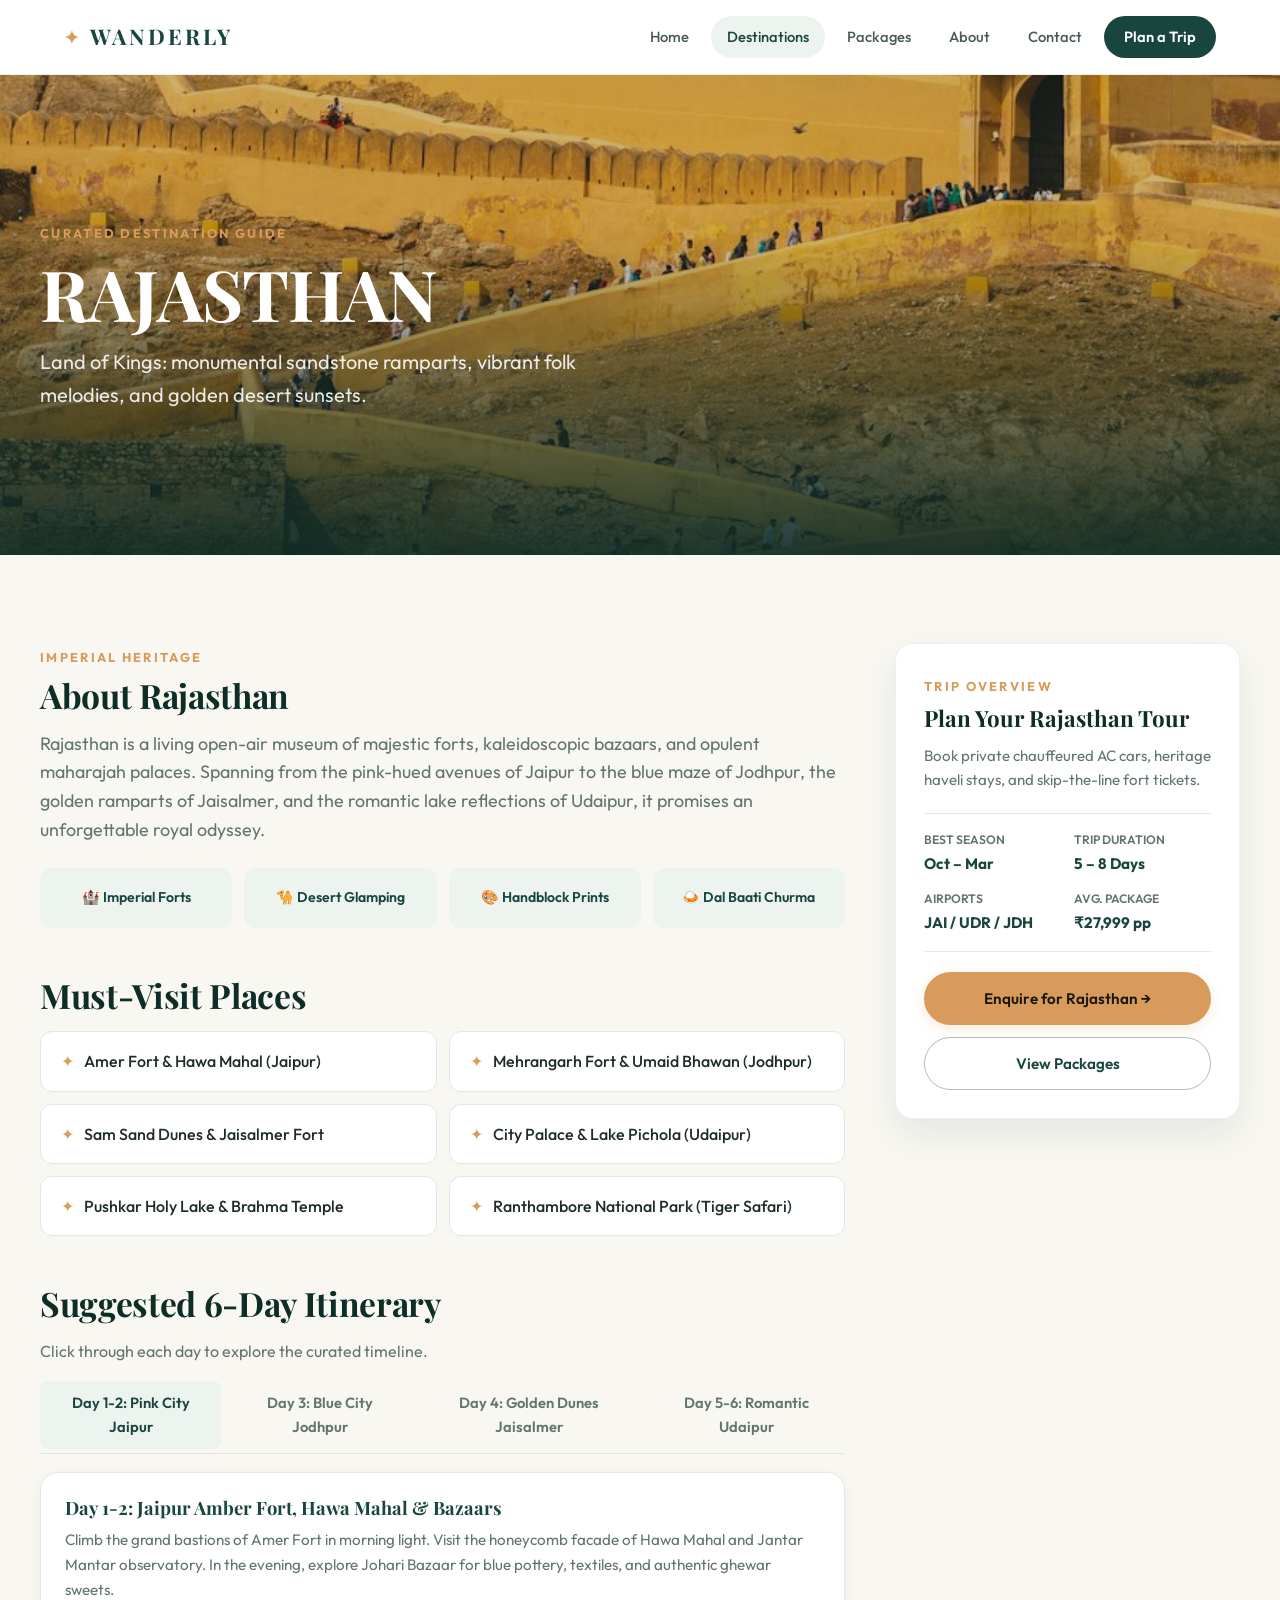
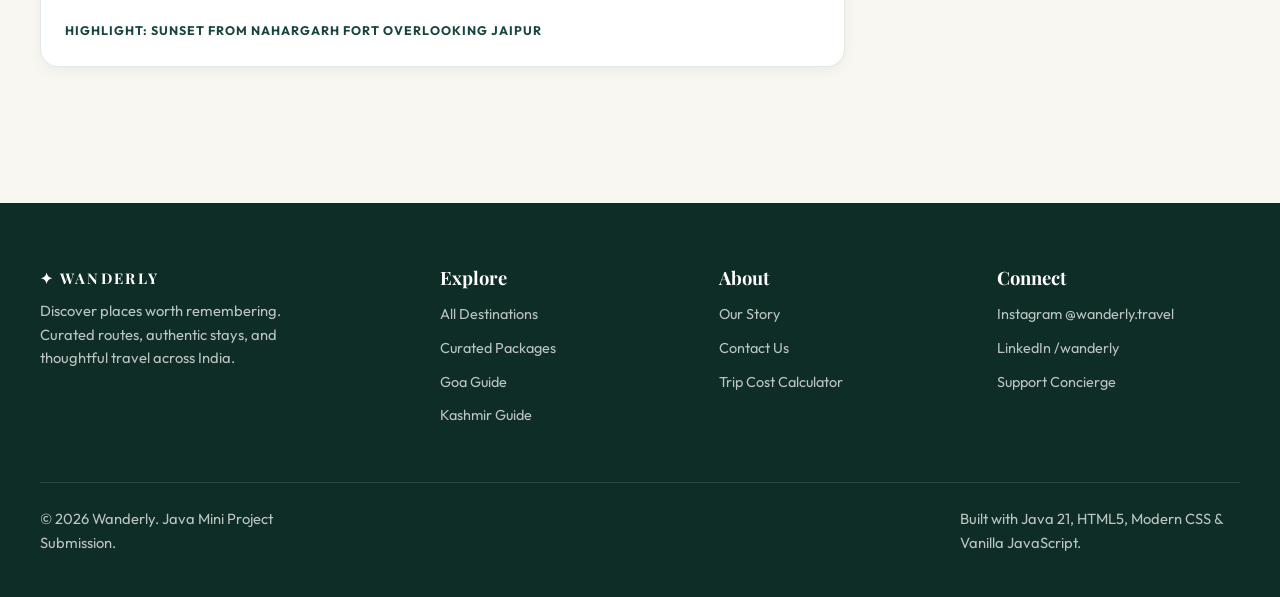
<file: destination-rajasthan.html>
<!DOCTYPE html>
<html lang="en">
<head>
  <meta charset="UTF-8">
  <meta name="viewport" content="width=device-width, initial-scale=1.0">
  <meta name="description" content="Comprehensive travel guide to Rajasthan: forts, royal palaces, desert dunes and cultural heritage.">
  <title>Rajasthan Destination Guide | Wanderly</title>
  <link rel="stylesheet" href="css/style.css">
  <link rel="icon" href="data:image/svg+xml,<svg xmlns='http://www.w3.org/2000/svg' viewBox='0 0 100 100'><text y='.9em' font-size='90'>🧭</text></svg>">
</head>
<body>
  <!-- Header & Navigation -->
  <header class="site-header">
    <nav class="navbar" aria-label="Main navigation">
      <a class="brand" href="index.html">
        <span class="brand-icon">✦</span> WANDERLY
      </a>
      <button class="nav-toggle" id="navToggle" aria-label="Toggle navigation menu" aria-expanded="false">
        <span></span><span></span><span></span>
      </button>
      <ul class="nav-links">
        <li><a href="index.html">Home</a></li>
        <li><a class="active" href="destinations.html">Destinations</a></li>
        <li><a href="packages.html">Packages</a></li>
        <li><a href="about.html">About</a></li>
        <li><a href="contact.html">Contact</a></li>
        <li><a class="nav-cta" href="contact.html?destination=Rajasthan">Plan a Trip</a></li>
      </ul>
    </nav>
  </header>

  <main>
    <!-- Destination Hero -->
    <section class="detail-hero rajasthan">
      <div class="container">
        <span class="eyebrow">Curated Destination Guide</span>
        <h1>RAJASTHAN</h1>
        <p>Land of Kings: monumental sandstone ramparts, vibrant folk melodies, and golden desert sunsets.</p>
      </div>
    </section>

    <!-- Content & Sticky Sidebar Layout -->
    <section class="section">
      <div class="container detail-layout">
        <div>
          <!-- About Rajasthan -->
          <section class="detail-section">
            <span class="eyebrow">Imperial Heritage</span>
            <h2>About Rajasthan</h2>
            <p class="lead">Rajasthan is a living open-air museum of majestic forts, kaleidoscopic bazaars, and opulent maharajah palaces. Spanning from the pink-hued avenues of Jaipur to the blue maze of Jodhpur, the golden ramparts of Jaisalmer, and the romantic lake reflections of Udaipur, it promises an unforgettable royal odyssey.</p>
            
            <div class="highlight-grid">
              <div class="highlight">🏰 Imperial Forts</div>
              <div class="highlight">🐪 Desert Glamping</div>
              <div class="highlight">🎨 Handblock Prints</div>
              <div class="highlight">🍛 Dal Baati Churma</div>
            </div>
          </section>

          <!-- Top Places to Visit -->
          <section class="detail-section">
            <h2>Must-Visit Places</h2>
            <ul class="place-list">
              <li>Amer Fort &amp; Hawa Mahal (Jaipur)</li>
              <li>Mehrangarh Fort &amp; Umaid Bhawan (Jodhpur)</li>
              <li>Sam Sand Dunes &amp; Jaisalmer Fort</li>
              <li>City Palace &amp; Lake Pichola (Udaipur)</li>
              <li>Pushkar Holy Lake &amp; Brahma Temple</li>
              <li>Ranthambore National Park (Tiger Safari)</li>
            </ul>
          </section>

          <!-- Interactive Day-by-Day Itinerary -->
          <section class="detail-section">
            <h2>Suggested 6-Day Itinerary</h2>
            <p class="muted">Click through each day to explore the curated timeline.</p>

            <div class="itinerary-tabs">
              <button class="itinerary-tab-btn active" data-target-day="rday1">Day 1-2: Pink City Jaipur</button>
              <button class="itinerary-tab-btn" data-target-day="rday2">Day 3: Blue City Jodhpur</button>
              <button class="itinerary-tab-btn" data-target-day="rday3">Day 4: Golden Dunes Jaisalmer</button>
              <button class="itinerary-tab-btn" data-target-day="rday4">Day 5-6: Romantic Udaipur</button>
            </div>

            <!-- Panel 1 -->
            <div class="itinerary-panel active" id="rday1">
              <h4>Day 1-2: Jaipur Amber Fort, Hawa Mahal &amp; Bazaars</h4>
              <p>Climb the grand bastions of Amer Fort in morning light. Visit the honeycomb facade of Hawa Mahal and Jantar Mantar observatory. In the evening, explore Johari Bazaar for blue pottery, textiles, and authentic ghewar sweets.</p>
              <span class="category">Highlight: Sunset from Nahargarh Fort overlooking Jaipur</span>
            </div>

            <!-- Panel 2 -->
            <div class="itinerary-panel" id="rday2">
              <h4>Day 3: Jodhpur Mehrangarh Ramparts &amp; Blue City Lanes</h4>
              <p>Explore the towering cliffside fortress of Mehrangarh with its armory and royal palanquins. Stroll the winding indigo alleyways of the old quarter and sip saffron lassi near the Clock Tower.</p>
              <span class="category">Highlight: Ziplining over Mehrangarh Fort Moats</span>
            </div>

            <!-- Panel 3 -->
            <div class="itinerary-panel" id="rday3">
              <h4>Day 4: Jaisalmer Living Fort &amp; Thar Desert Glamping</h4>
              <p>Wander through the golden sandstone living fort of Jaisalmer with its carved Jain temples. In late afternoon, head into the Thar desert for a camel safari across Sam Sand Dunes, followed by stargazing, folk music, and Kalbelia dance.</p>
              <span class="category">Highlight: Desert Campfire, Stargazing &amp; Folk Dance</span>
            </div>

            <!-- Panel 4 -->
            <div class="itinerary-panel" id="rday4">
              <h4>Day 5-6: Udaipur Lake Pichola Boat Cruise &amp; Palaces</h4>
              <p>Conclude in the City of Lakes. Tour the sprawling City Palace complex overlooking Lake Pichola. Enjoy a sunset royal boat cruise past Jag Mandir and Taj Lake Palace.</p>
              <span class="category">Highlight: Lake Pichola Sunset Cruise</span>
            </div>
          </section>
        </div>

        <!-- Sticky Sidebar -->
        <aside class="detail-aside">
          <span class="eyebrow">Trip Overview</span>
          <h3>Plan Your Rajasthan Tour</h3>
          <p>Book private chauffeured AC cars, heritage haveli stays, and skip-the-line fort tickets.</p>

          <div class="detail-fact-grid">
            <div class="fact-item">
              <small>Best Season</small>
              <strong>Oct &ndash; Mar</strong>
            </div>
            <div class="fact-item">
              <small>Trip Duration</small>
              <strong>5 &ndash; 8 Days</strong>
            </div>
            <div class="fact-item">
              <small>Airports</small>
              <strong>JAI / UDR / JDH</strong>
            </div>
            <div class="fact-item">
              <small>Avg. Package</small>
              <strong>₹27,999 pp</strong>
            </div>
          </div>

          <a class="button" href="contact.html?destination=Rajasthan" style="margin-bottom:12px;">Enquire for Rajasthan &rarr;</a>
          <a class="button secondary" href="packages.html">View Packages</a>
        </aside>
      </div>
    </section>
  </main>

  <!-- Site Footer -->
  <footer class="site-footer">
    <div class="container">
      <div class="footer-grid">
        <div>
          <p class="footer-brand">✦ WANDERLY</p>
          <p>Discover places worth remembering. Curated routes, authentic stays, and thoughtful travel across India.</p>
        </div>
        <div>
          <h3>Explore</h3>
          <ul>
            <li><a href="destinations.html">All Destinations</a></li>
            <li><a href="packages.html">Curated Packages</a></li>
            <li><a href="destination-goa.html">Goa Guide</a></li>
            <li><a href="destination-kashmir.html">Kashmir Guide</a></li>
          </ul>
        </div>
        <div>
          <h3>About</h3>
          <ul>
            <li><a href="about.html">Our Story</a></li>
            <li><a href="contact.html">Contact Us</a></li>
            <li><a href="packages.html#tripCalculator">Trip Cost Calculator</a></li>
          </ul>
        </div>
        <div>
          <h3>Connect</h3>
          <ul>
            <li><a href="#">Instagram @wanderly.travel</a></li>
            <li><a href="#">LinkedIn /wanderly</a></li>
            <li><a href="contact.html">Support Concierge</a></li>
          </ul>
        </div>
      </div>
      <div class="copyright">
        <p>&copy; 2026 Wanderly. Java Mini Project Submission.</p>
        <p>Built with Java 21, HTML5, Modern CSS &amp; Vanilla JavaScript.</p>
      </div>
    </div>
  </footer>

  <script src="js/main.js"></script>
</body>
</html>
</file>
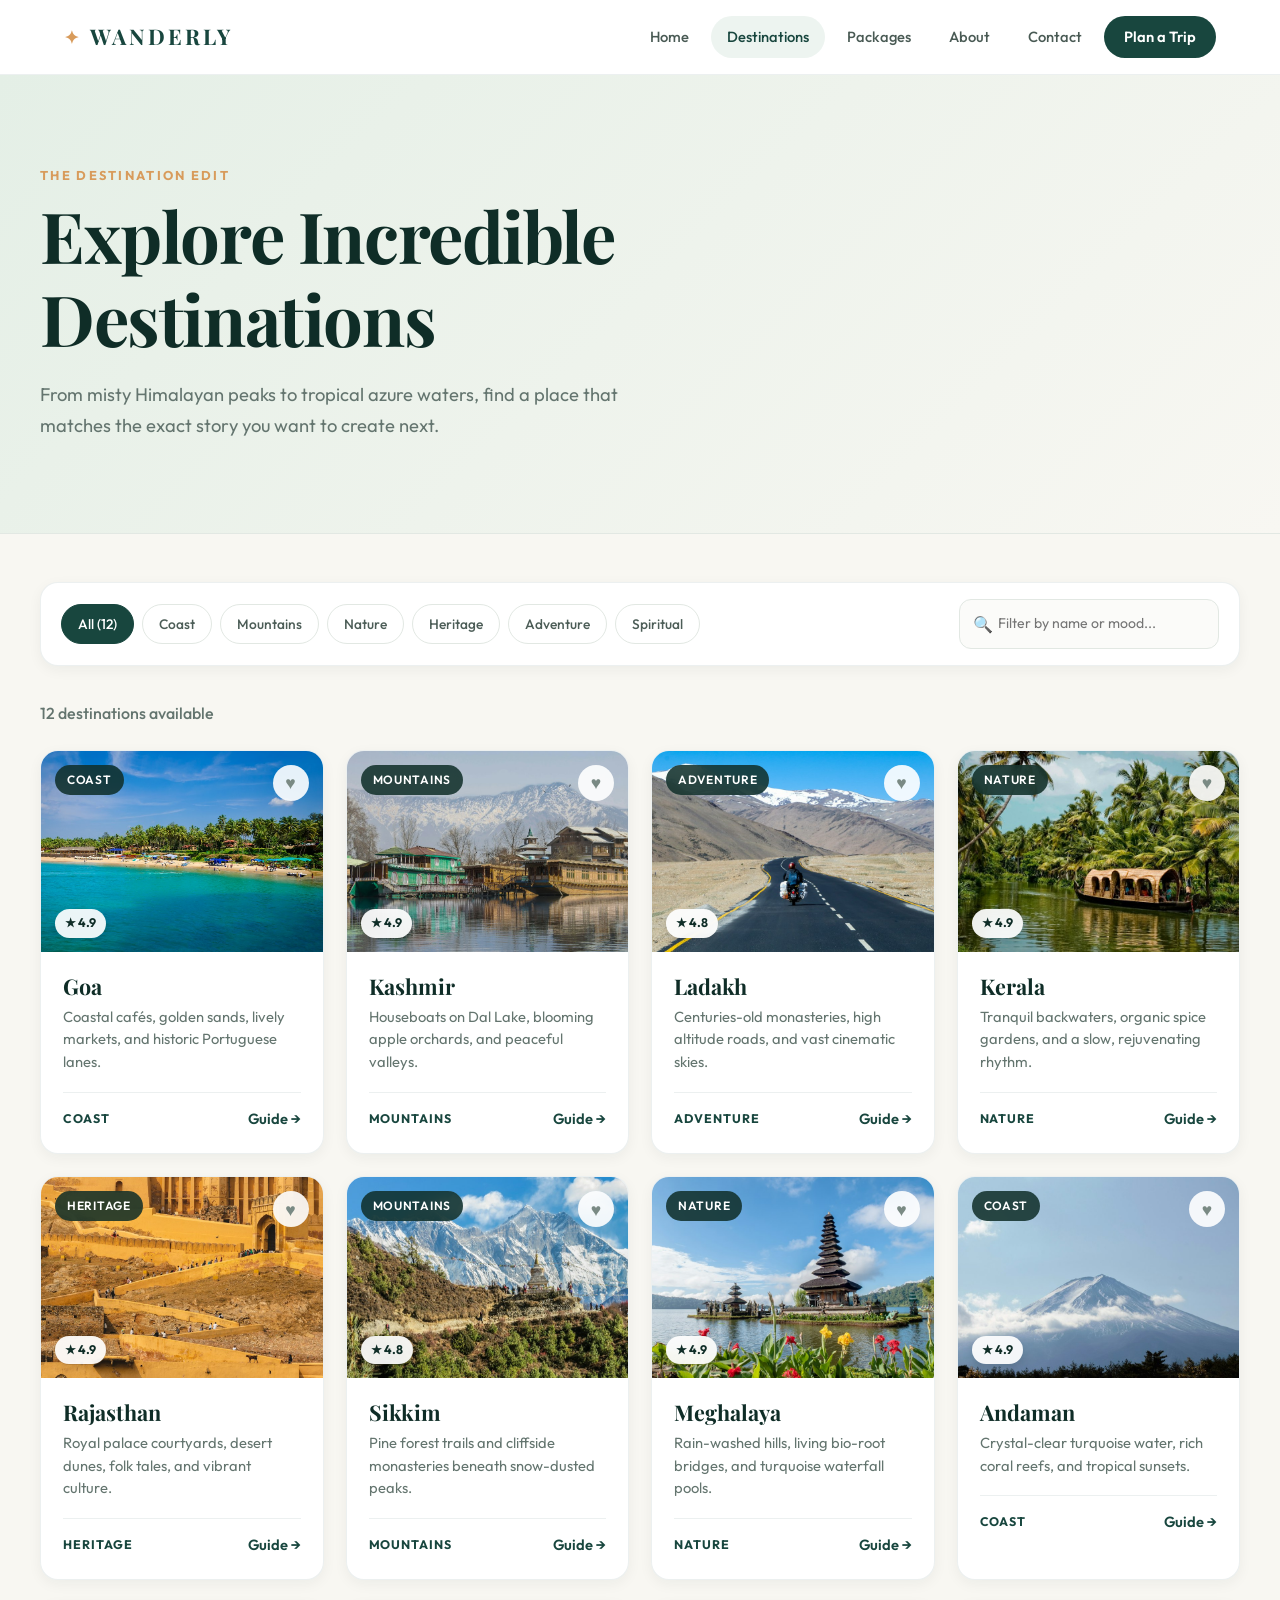
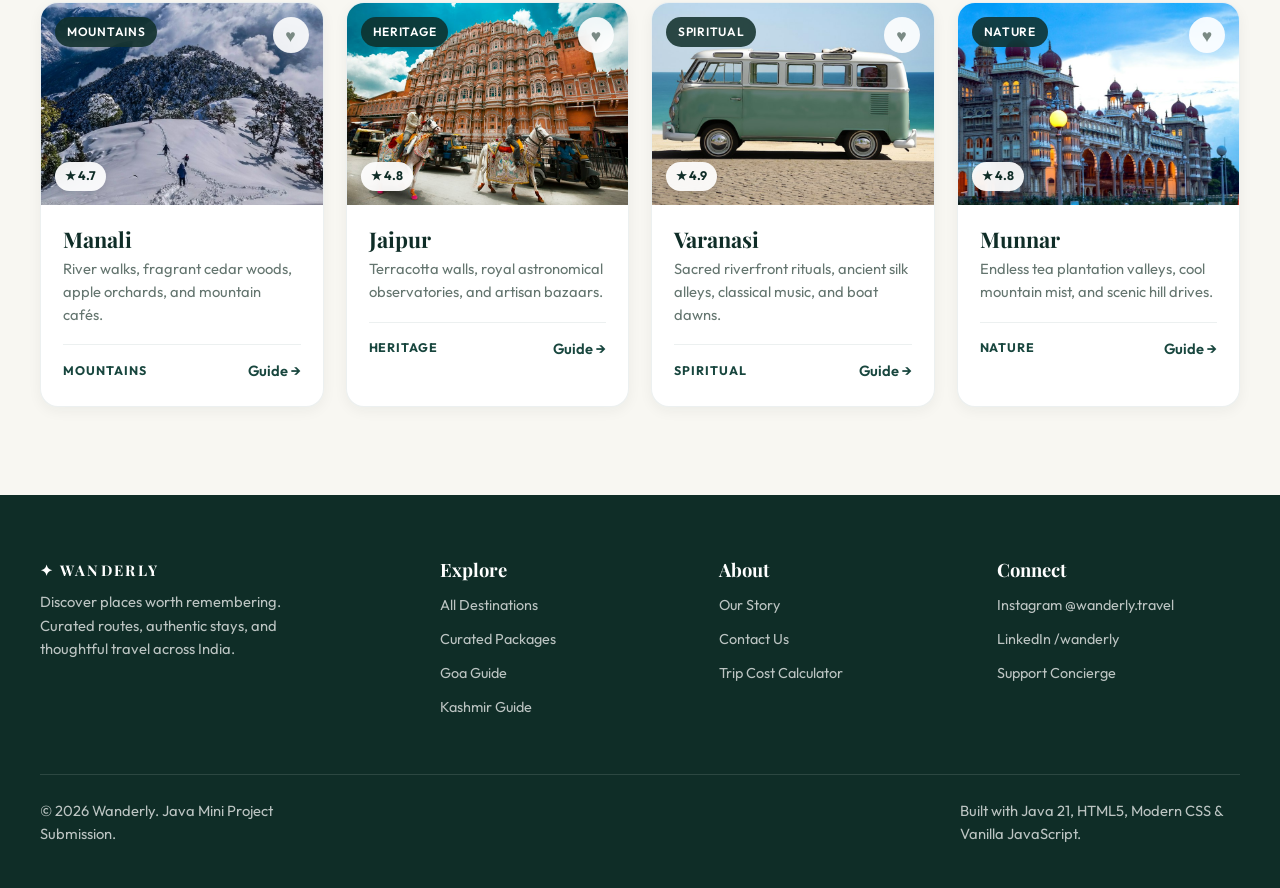
<file: destinations.html>
<!DOCTYPE html>
<html lang="en">
<head>
  <meta charset="UTF-8">
  <meta name="viewport" content="width=device-width, initial-scale=1.0">
  <meta name="description" content="Explore Wanderly destination guides across India - from Himalayan passes to tropical beaches.">
  <title>Explore Destinations | Wanderly</title>
  <link rel="stylesheet" href="css/style.css">
  <link rel="icon" href="data:image/svg+xml,<svg xmlns='http://www.w3.org/2000/svg' viewBox='0 0 100 100'><text y='.9em' font-size='90'>🧭</text></svg>">
</head>
<body>
  <!-- Header & Navigation -->
  <header class="site-header">
    <nav class="navbar" aria-label="Main navigation">
      <a class="brand" href="index.html">
        <span class="brand-icon">✦</span> WANDERLY
      </a>
      <button class="nav-toggle" id="navToggle" aria-label="Toggle navigation menu" aria-expanded="false">
        <span></span><span></span><span></span>
      </button>
      <ul class="nav-links">
        <li><a href="index.html">Home</a></li>
        <li><a class="active" href="destinations.html">Destinations</a></li>
        <li><a href="packages.html">Packages</a></li>
        <li><a href="about.html">About</a></li>
        <li><a href="contact.html">Contact</a></li>
        <li><a class="nav-cta" href="contact.html">Plan a Trip</a></li>
      </ul>
    </nav>
  </header>

  <main>
    <!-- Banner -->
    <section class="page-banner">
      <div class="container">
        <span class="eyebrow">The Destination Edit</span>
        <h1>Explore Incredible Destinations</h1>
        <p>From misty Himalayan peaks to tropical azure waters, find a place that matches the exact story you want to create next.</p>
      </div>
    </section>

    <!-- Filter & Search Bar -->
    <section class="section" style="padding-top: 48px;">
      <div class="container">
        <div class="filter-bar">
          <div class="filter-pills" role="tablist" aria-label="Filter destinations by category">
            <button class="filter-pill active" data-filter="all">All (12)</button>
            <button class="filter-pill" data-filter="coast">Coast</button>
            <button class="filter-pill" data-filter="mountains">Mountains</button>
            <button class="filter-pill" data-filter="nature">Nature</button>
            <button class="filter-pill" data-filter="heritage">Heritage</button>
            <button class="filter-pill" data-filter="adventure">Adventure</button>
            <button class="filter-pill" data-filter="spiritual">Spiritual</button>
          </div>
          <div class="filter-search-wrap">
            <span class="filter-search-icon">🔍</span>
            <input type="search" id="destinationSearch" placeholder="Filter by name or mood..." aria-label="Search destinations">
          </div>
        </div>

        <p class="muted" id="filterCount" style="margin-bottom: 24px; font-weight: 500;">Showing 12 curated destinations</p>

        <!-- Destination Cards Grid -->
        <div class="card-grid destinations-grid" id="destinationsGrid">
          <!-- 1. Goa -->
          <article class="destination-card" data-category="coast">
            <div class="card-media-wrap">
              <img class="card-image" src="images/goa.jpg" alt="Scenic beach and palms in Goa" loading="lazy">
              <span class="card-badge">Coast</span>
              <span class="card-rating">★ 4.9</span>
              <button class="wishlist-btn" aria-label="Save to wishlist">♥</button>
              <button class="quick-view-btn">Quick View</button>
            </div>
            <div class="card-body">
              <h3>Goa</h3>
              <p>Coastal cafés, golden sands, lively markets, and historic Portuguese lanes.</p>
              <div class="card-meta">
                <span class="category">Coast</span>
                <a class="text-link" href="destination-goa.html">Guide &rarr;</a>
              </div>
            </div>
          </article>

          <!-- 2. Kashmir -->
          <article class="destination-card" data-category="mountains">
            <div class="card-media-wrap">
              <img class="card-image" src="images/kashmir.jpg" alt="Scenic shikara boat in Kashmir" loading="lazy">
              <span class="card-badge">Mountains</span>
              <span class="card-rating">★ 4.9</span>
              <button class="wishlist-btn" aria-label="Save to wishlist">♥</button>
              <button class="quick-view-btn">Quick View</button>
            </div>
            <div class="card-body">
              <h3>Kashmir</h3>
              <p>Houseboats on Dal Lake, blooming apple orchards, and peaceful valleys.</p>
              <div class="card-meta">
                <span class="category">Mountains</span>
                <a class="text-link" href="destination-kashmir.html">Guide &rarr;</a>
              </div>
            </div>
          </article>

          <!-- 3. Ladakh -->
          <article class="destination-card" data-category="adventure">
            <div class="card-media-wrap">
              <img class="card-image" src="images/ladakh.jpg" alt="Pangong Tso lake in Ladakh" loading="lazy">
              <span class="card-badge">Adventure</span>
              <span class="card-rating">★ 4.8</span>
              <button class="wishlist-btn" aria-label="Save to wishlist">♥</button>
              <button class="quick-view-btn">Quick View</button>
            </div>
            <div class="card-body">
              <h3>Ladakh</h3>
              <p>Centuries-old monasteries, high altitude roads, and vast cinematic skies.</p>
              <div class="card-meta">
                <span class="category">Adventure</span>
                <a class="text-link" href="packages.html">Guide &rarr;</a>
              </div>
            </div>
          </article>

          <!-- 4. Kerala -->
          <article class="destination-card" data-category="nature">
            <div class="card-media-wrap">
              <img class="card-image" src="images/kerala.jpg" alt="Kerala backwater canals and coconut groves" loading="lazy">
              <span class="card-badge">Nature</span>
              <span class="card-rating">★ 4.9</span>
              <button class="wishlist-btn" aria-label="Save to wishlist">♥</button>
              <button class="quick-view-btn">Quick View</button>
            </div>
            <div class="card-body">
              <h3>Kerala</h3>
              <p>Tranquil backwaters, organic spice gardens, and a slow, rejuvenating rhythm.</p>
              <div class="card-meta">
                <span class="category">Nature</span>
                <a class="text-link" href="packages.html">Guide &rarr;</a>
              </div>
            </div>
          </article>

          <!-- 5. Rajasthan -->
          <article class="destination-card" data-category="heritage">
            <div class="card-media-wrap">
              <img class="card-image" src="images/rajasthan.jpg" alt="Amber Fort in Rajasthan" loading="lazy">
              <span class="card-badge">Heritage</span>
              <span class="card-rating">★ 4.9</span>
              <button class="wishlist-btn" aria-label="Save to wishlist">♥</button>
              <button class="quick-view-btn">Quick View</button>
            </div>
            <div class="card-body">
              <h3>Rajasthan</h3>
              <p>Royal palace courtyards, desert dunes, folk tales, and vibrant culture.</p>
              <div class="card-meta">
                <span class="category">Heritage</span>
                <a class="text-link" href="destination-rajasthan.html">Guide &rarr;</a>
              </div>
            </div>
          </article>

          <!-- 6. Sikkim -->
          <article class="destination-card" data-category="mountains">
            <div class="card-media-wrap">
              <img class="card-image" src="images/sikkim.jpg" alt="Kanchenjunga vistas in Sikkim" loading="lazy">
              <span class="card-badge">Mountains</span>
              <span class="card-rating">★ 4.8</span>
              <button class="wishlist-btn" aria-label="Save to wishlist">♥</button>
              <button class="quick-view-btn">Quick View</button>
            </div>
            <div class="card-body">
              <h3>Sikkim</h3>
              <p>Pine forest trails and cliffside monasteries beneath snow-dusted peaks.</p>
              <div class="card-meta">
                <span class="category">Mountains</span>
                <a class="text-link" href="packages.html">Guide &rarr;</a>
              </div>
            </div>
          </article>

          <!-- 7. Meghalaya -->
          <article class="destination-card" data-category="nature">
            <div class="card-media-wrap">
              <img class="card-image" src="images/meghalaya.jpg" alt="Living root bridge and waterfalls in Meghalaya" loading="lazy">
              <span class="card-badge">Nature</span>
              <span class="card-rating">★ 4.9</span>
              <button class="wishlist-btn" aria-label="Save to wishlist">♥</button>
              <button class="quick-view-btn">Quick View</button>
            </div>
            <div class="card-body">
              <h3>Meghalaya</h3>
              <p>Rain-washed hills, living bio-root bridges, and turquoise waterfall pools.</p>
              <div class="card-meta">
                <span class="category">Nature</span>
                <a class="text-link" href="packages.html">Guide &rarr;</a>
              </div>
            </div>
          </article>

          <!-- 8. Andaman -->
          <article class="destination-card" data-category="coast">
            <div class="card-media-wrap">
              <img class="card-image" src="images/andaman.jpg" alt="Radhanagar beach turquoise water in Andaman" loading="lazy">
              <span class="card-badge">Coast</span>
              <span class="card-rating">★ 4.9</span>
              <button class="wishlist-btn" aria-label="Save to wishlist">♥</button>
              <button class="quick-view-btn">Quick View</button>
            </div>
            <div class="card-body">
              <h3>Andaman</h3>
              <p>Crystal-clear turquoise water, rich coral reefs, and tropical sunsets.</p>
              <div class="card-meta">
                <span class="category">Coast</span>
                <a class="text-link" href="packages.html">Guide &rarr;</a>
              </div>
            </div>
          </article>

          <!-- 9. Manali -->
          <article class="destination-card" data-category="mountains">
            <div class="card-media-wrap">
              <img class="card-image" src="images/manali.jpg" alt="Snow clad peaks around Manali" loading="lazy">
              <span class="card-badge">Mountains</span>
              <span class="card-rating">★ 4.7</span>
              <button class="wishlist-btn" aria-label="Save to wishlist">♥</button>
              <button class="quick-view-btn">Quick View</button>
            </div>
            <div class="card-body">
              <h3>Manali</h3>
              <p>River walks, fragrant cedar woods, apple orchards, and mountain cafés.</p>
              <div class="card-meta">
                <span class="category">Mountains</span>
                <a class="text-link" href="packages.html">Guide &rarr;</a>
              </div>
            </div>
          </article>

          <!-- 10. Jaipur -->
          <article class="destination-card" data-category="heritage">
            <div class="card-media-wrap">
              <img class="card-image" src="images/jaipur.jpg" alt="Hawa Mahal pink facade in Jaipur" loading="lazy">
              <span class="card-badge">Heritage</span>
              <span class="card-rating">★ 4.8</span>
              <button class="wishlist-btn" aria-label="Save to wishlist">♥</button>
              <button class="quick-view-btn">Quick View</button>
            </div>
            <div class="card-body">
              <h3>Jaipur</h3>
              <p>Terracotta walls, royal astronomical observatories, and artisan bazaars.</p>
              <div class="card-meta">
                <span class="category">Heritage</span>
                <a class="text-link" href="destination-rajasthan.html">Guide &rarr;</a>
              </div>
            </div>
          </article>

          <!-- 11. Varanasi -->
          <article class="destination-card" data-category="spiritual">
            <div class="card-media-wrap">
              <img class="card-image" src="images/varanasi.jpg" alt="Evening Ganga Aarti on Varanasi Ghats" loading="lazy">
              <span class="card-badge">Spiritual</span>
              <span class="card-rating">★ 4.9</span>
              <button class="wishlist-btn" aria-label="Save to wishlist">♥</button>
              <button class="quick-view-btn">Quick View</button>
            </div>
            <div class="card-body">
              <h3>Varanasi</h3>
              <p>Sacred riverfront rituals, ancient silk alleys, classical music, and boat dawns.</p>
              <div class="card-meta">
                <span class="category">Spiritual</span>
                <a class="text-link" href="contact.html">Guide &rarr;</a>
              </div>
            </div>
          </article>

          <!-- 12. Munnar -->
          <article class="destination-card" data-category="nature">
            <div class="card-media-wrap">
              <img class="card-image" src="images/munnar.jpg" alt="Rolling green tea estates in Munnar" loading="lazy">
              <span class="card-badge">Nature</span>
              <span class="card-rating">★ 4.8</span>
              <button class="wishlist-btn" aria-label="Save to wishlist">♥</button>
              <button class="quick-view-btn">Quick View</button>
            </div>
            <div class="card-body">
              <h3>Munnar</h3>
              <p>Endless tea plantation valleys, cool mountain mist, and scenic hill drives.</p>
              <div class="card-meta">
                <span class="category">Nature</span>
                <a class="text-link" href="packages.html">Guide &rarr;</a>
              </div>
            </div>
          </article>
        </div>

        <!-- Empty Filter Results State -->
        <div class="empty-state" id="emptyFilterState">
          <p style="font-size: 2.2rem; margin-bottom: 8px;">🧭</p>
          <h3>No matching destinations found</h3>
          <p class="muted">Try searching with a different keyword or select "All" categories to view all trails.</p>
        </div>
      </div>
    </section>
  </main>

  <!-- Site Footer -->
  <footer class="site-footer">
    <div class="container">
      <div class="footer-grid">
        <div>
          <p class="footer-brand">✦ WANDERLY</p>
          <p>Discover places worth remembering. Curated routes, authentic stays, and thoughtful travel across India.</p>
        </div>
        <div>
          <h3>Explore</h3>
          <ul>
            <li><a href="destinations.html">All Destinations</a></li>
            <li><a href="packages.html">Curated Packages</a></li>
            <li><a href="destination-goa.html">Goa Guide</a></li>
            <li><a href="destination-kashmir.html">Kashmir Guide</a></li>
          </ul>
        </div>
        <div>
          <h3>About</h3>
          <ul>
            <li><a href="about.html">Our Story</a></li>
            <li><a href="contact.html">Contact Us</a></li>
            <li><a href="packages.html#tripCalculator">Trip Cost Calculator</a></li>
          </ul>
        </div>
        <div>
          <h3>Connect</h3>
          <ul>
            <li><a href="#">Instagram @wanderly.travel</a></li>
            <li><a href="#">LinkedIn /wanderly</a></li>
            <li><a href="contact.html">Support Concierge</a></li>
          </ul>
        </div>
      </div>
      <div class="copyright">
        <p>&copy; 2026 Wanderly. Java Mini Project Submission.</p>
        <p>Built with Java 21, HTML5, Modern CSS &amp; Vanilla JavaScript.</p>
      </div>
    </div>
  </footer>

  <script src="js/main.js"></script>
</body>
</html>
</file>
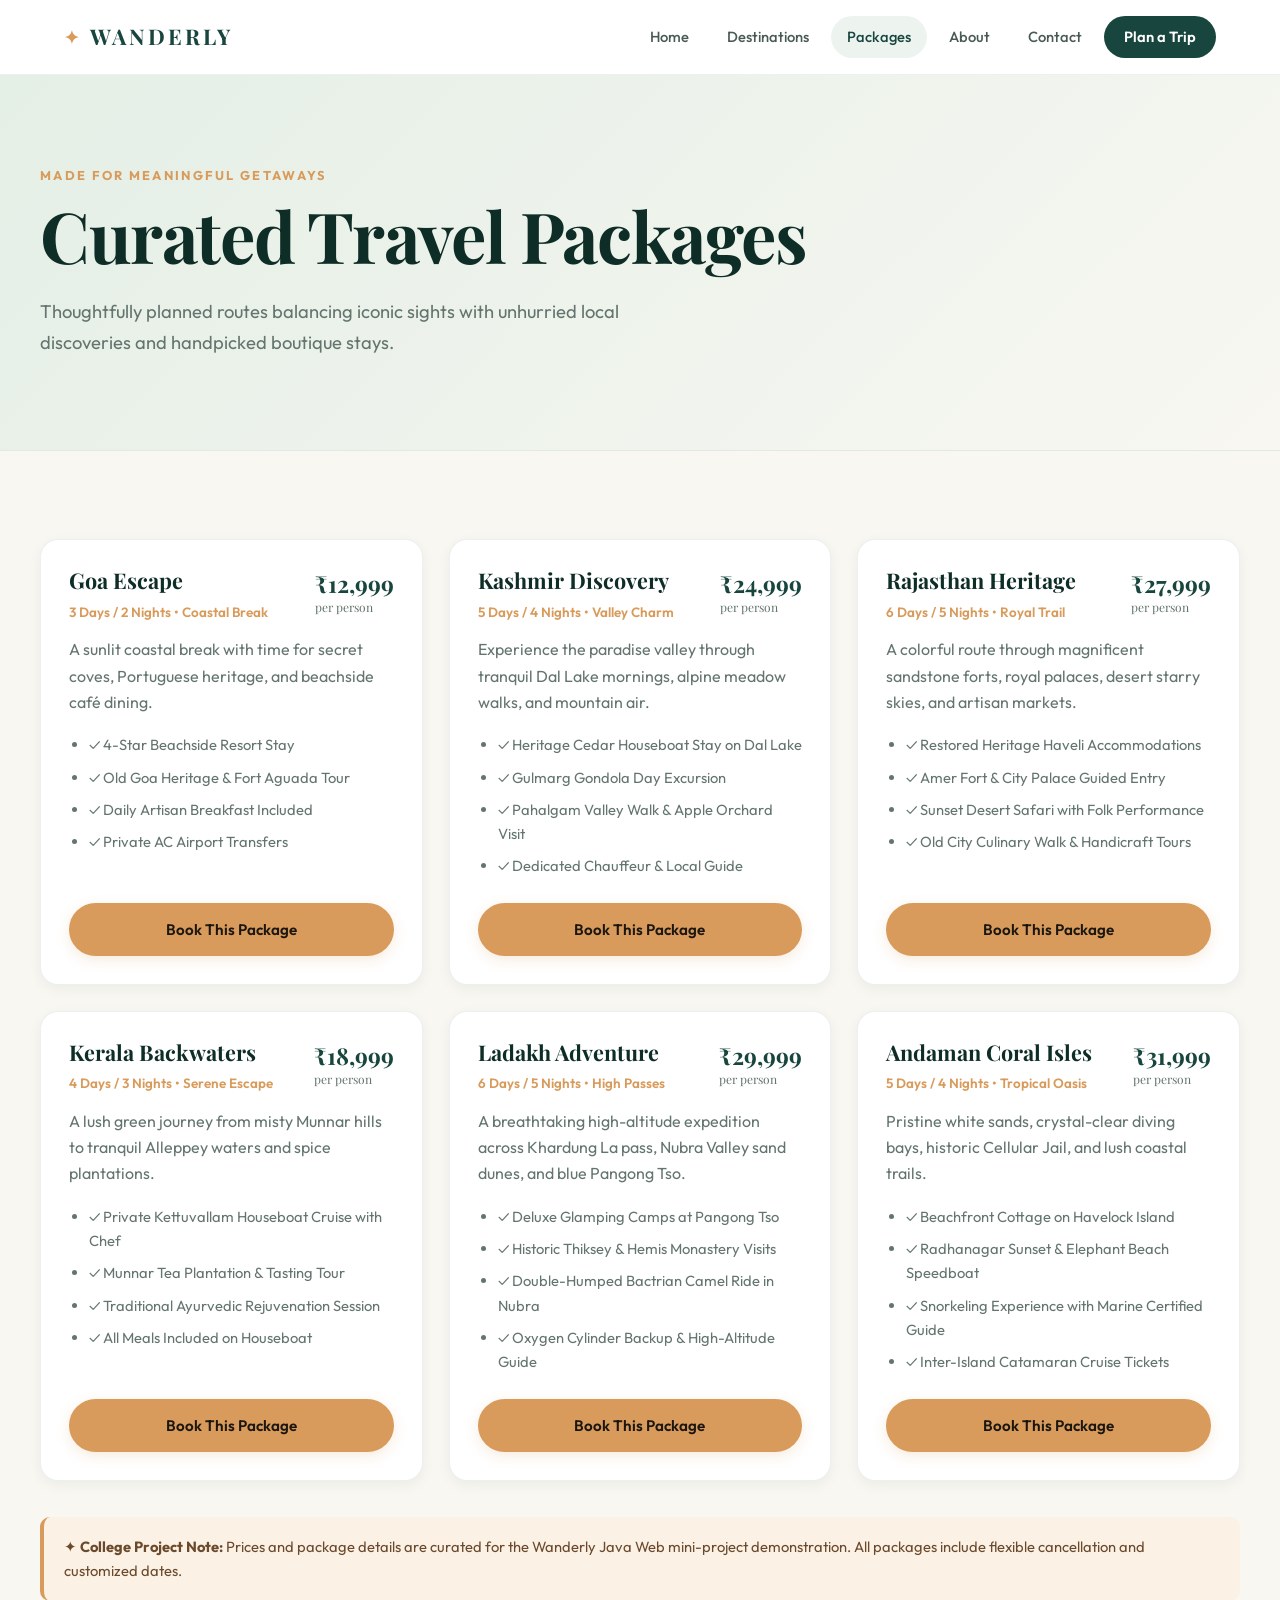
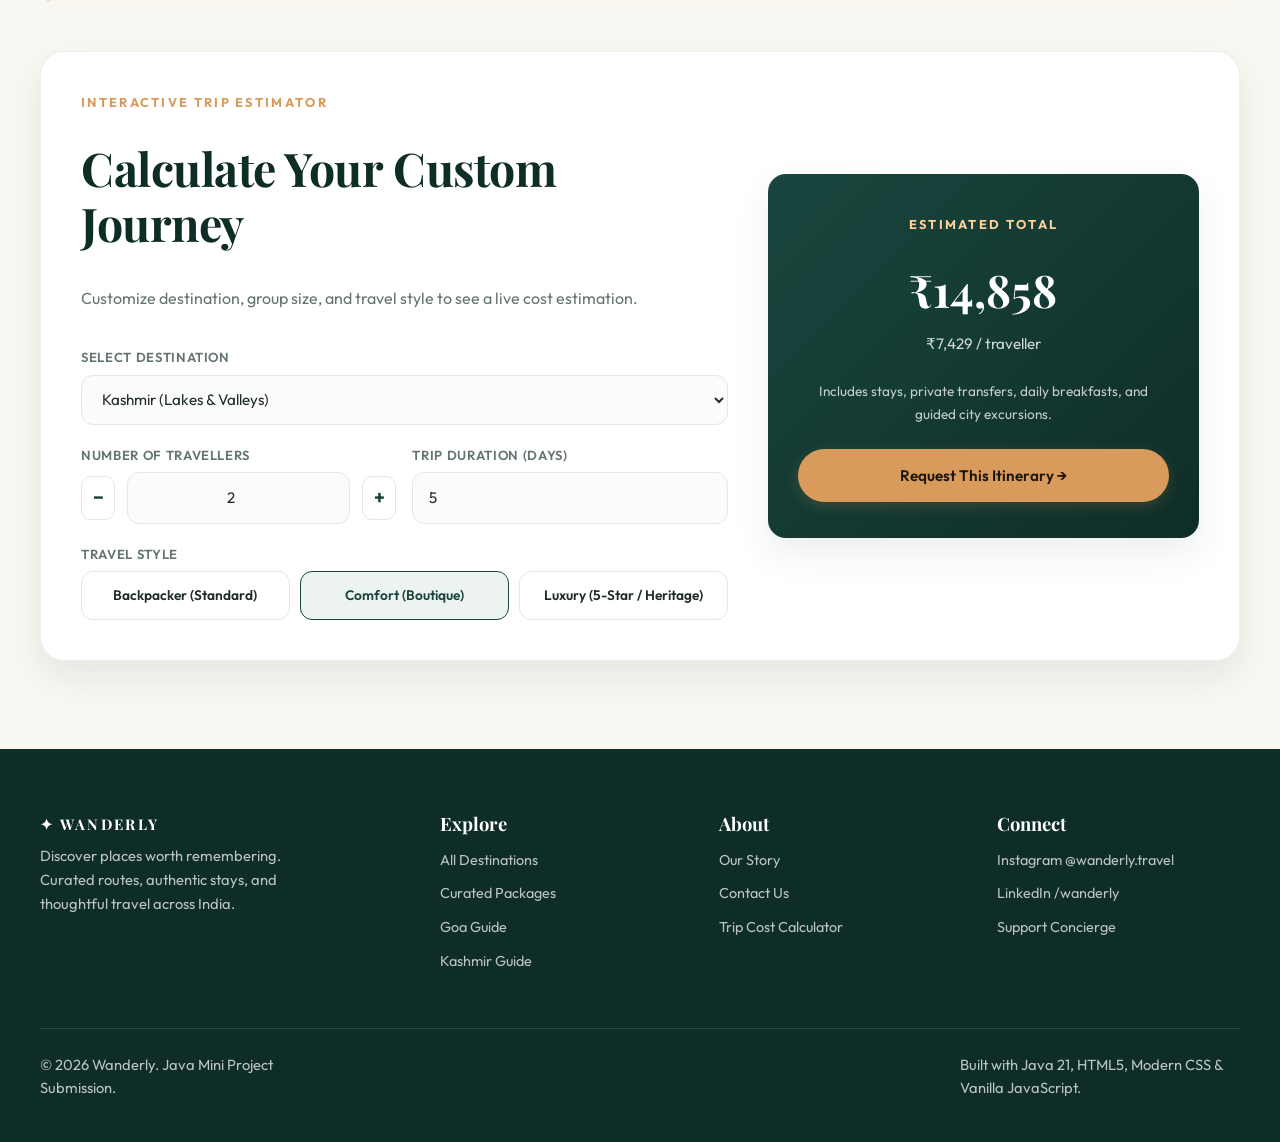
<file: packages.html>
<!DOCTYPE html>
<html lang="en">
<head>
  <meta charset="UTF-8">
  <meta name="viewport" content="width=device-width, initial-scale=1.0">
  <meta name="description" content="Curated travel packages across India designed for meaningful exploration and unforgettable memories.">
  <title>Curated Packages | Wanderly</title>
  <link rel="stylesheet" href="css/style.css">
  <link rel="icon" href="data:image/svg+xml,<svg xmlns='http://www.w3.org/2000/svg' viewBox='0 0 100 100'><text y='.9em' font-size='90'>🧭</text></svg>">
</head>
<body>
  <!-- Header & Navigation -->
  <header class="site-header">
    <nav class="navbar" aria-label="Main navigation">
      <a class="brand" href="index.html">
        <span class="brand-icon">✦</span> WANDERLY
      </a>
      <button class="nav-toggle" id="navToggle" aria-label="Toggle navigation menu" aria-expanded="false">
        <span></span><span></span><span></span>
      </button>
      <ul class="nav-links">
        <li><a href="index.html">Home</a></li>
        <li><a href="destinations.html">Destinations</a></li>
        <li><a class="active" href="packages.html">Packages</a></li>
        <li><a href="about.html">About</a></li>
        <li><a href="contact.html">Contact</a></li>
        <li><a class="nav-cta" href="contact.html">Plan a Trip</a></li>
      </ul>
    </nav>
  </header>

  <main>
    <!-- Banner -->
    <section class="page-banner">
      <div class="container">
        <span class="eyebrow">Made for Meaningful Getaways</span>
        <h1>Curated Travel Packages</h1>
        <p>Thoughtfully planned routes balancing iconic sights with unhurried local discoveries and handpicked boutique stays.</p>
      </div>
    </section>

    <!-- Packages Section -->
    <section class="section">
      <div class="container">
        <div class="card-grid">
          <!-- 1. Goa Escape -->
          <article class="package-card">
            <div>
              <div class="package-top">
                <div>
                  <h3>Goa Escape</h3>
                  <span class="duration">3 Days / 2 Nights • Coastal Break</span>
                </div>
                <div class="price">₹12,999 <small style="font-size:0.75rem; color:var(--text-muted); font-weight:400; display:block;">per person</small></div>
              </div>
              <p class="muted">A sunlit coastal break with time for secret coves, Portuguese heritage, and beachside café dining.</p>
              <ul>
                <li>✓ 4-Star Beachside Resort Stay</li>
                <li>✓ Old Goa Heritage &amp; Fort Aguada Tour</li>
                <li>✓ Daily Artisan Breakfast Included</li>
                <li>✓ Private AC Airport Transfers</li>
              </ul>
            </div>
            <a class="button" href="contact.html?destination=Goa">Book This Package</a>
          </article>

          <!-- 2. Kashmir Discovery -->
          <article class="package-card">
            <div>
              <div class="package-top">
                <div>
                  <h3>Kashmir Discovery</h3>
                  <span class="duration">5 Days / 4 Nights • Valley Charm</span>
                </div>
                <div class="price">₹24,999 <small style="font-size:0.75rem; color:var(--text-muted); font-weight:400; display:block;">per person</small></div>
              </div>
              <p class="muted">Experience the paradise valley through tranquil Dal Lake mornings, alpine meadow walks, and mountain air.</p>
              <ul>
                <li>✓ Heritage Cedar Houseboat Stay on Dal Lake</li>
                <li>✓ Gulmarg Gondola Day Excursion</li>
                <li>✓ Pahalgam Valley Walk &amp; Apple Orchard Visit</li>
                <li>✓ Dedicated Chauffeur &amp; Local Guide</li>
              </ul>
            </div>
            <a class="button" href="contact.html?destination=Kashmir">Book This Package</a>
          </article>

          <!-- 3. Rajasthan Heritage -->
          <article class="package-card">
            <div>
              <div class="package-top">
                <div>
                  <h3>Rajasthan Heritage</h3>
                  <span class="duration">6 Days / 5 Nights • Royal Trail</span>
                </div>
                <div class="price">₹27,999 <small style="font-size:0.75rem; color:var(--text-muted); font-weight:400; display:block;">per person</small></div>
              </div>
              <p class="muted">A colorful route through magnificent sandstone forts, royal palaces, desert starry skies, and artisan markets.</p>
              <ul>
                <li>✓ Restored Heritage Haveli Accommodations</li>
                <li>✓ Amer Fort &amp; City Palace Guided Entry</li>
                <li>✓ Sunset Desert Safari with Folk Performance</li>
                <li>✓ Old City Culinary Walk &amp; Handicraft Tours</li>
              </ul>
            </div>
            <a class="button" href="contact.html?destination=Rajasthan">Book This Package</a>
          </article>

          <!-- 4. Kerala Backwaters -->
          <article class="package-card">
            <div>
              <div class="package-top">
                <div>
                  <h3>Kerala Backwaters</h3>
                  <span class="duration">4 Days / 3 Nights • Serene Escape</span>
                </div>
                <div class="price">₹18,999 <small style="font-size:0.75rem; color:var(--text-muted); font-weight:400; display:block;">per person</small></div>
              </div>
              <p class="muted">A lush green journey from misty Munnar hills to tranquil Alleppey waters and spice plantations.</p>
              <ul>
                <li>✓ Private Kettuvallam Houseboat Cruise with Chef</li>
                <li>✓ Munnar Tea Plantation &amp; Tasting Tour</li>
                <li>✓ Traditional Ayurvedic Rejuvenation Session</li>
                <li>✓ All Meals Included on Houseboat</li>
              </ul>
            </div>
            <a class="button" href="contact.html?destination=Kerala">Book This Package</a>
          </article>

          <!-- 5. Ladakh High Roads -->
          <article class="package-card">
            <div>
              <div class="package-top">
                <div>
                  <h3>Ladakh Adventure</h3>
                  <span class="duration">6 Days / 5 Nights • High Passes</span>
                </div>
                <div class="price">₹29,999 <small style="font-size:0.75rem; color:var(--text-muted); font-weight:400; display:block;">per person</small></div>
              </div>
              <p class="muted">A breathtaking high-altitude expedition across Khardung La pass, Nubra Valley sand dunes, and blue Pangong Tso.</p>
              <ul>
                <li>✓ Deluxe Glamping Camps at Pangong Tso</li>
                <li>✓ Historic Thiksey &amp; Hemis Monastery Visits</li>
                <li>✓ Double-Humped Bactrian Camel Ride in Nubra</li>
                <li>✓ Oxygen Cylinder Backup &amp; High-Altitude Guide</li>
              </ul>
            </div>
            <a class="button" href="contact.html?destination=Ladakh">Book This Package</a>
          </article>

          <!-- 6. Andaman Coral Isles -->
          <article class="package-card">
            <div>
              <div class="package-top">
                <div>
                  <h3>Andaman Coral Isles</h3>
                  <span class="duration">5 Days / 4 Nights • Tropical Oasis</span>
                </div>
                <div class="price">₹31,999 <small style="font-size:0.75rem; color:var(--text-muted); font-weight:400; display:block;">per person</small></div>
              </div>
              <p class="muted">Pristine white sands, crystal-clear diving bays, historic Cellular Jail, and lush coastal trails.</p>
              <ul>
                <li>✓ Beachfront Cottage on Havelock Island</li>
                <li>✓ Radhanagar Sunset &amp; Elephant Beach Speedboat</li>
                <li>✓ Snorkeling Experience with Marine Certified Guide</li>
                <li>✓ Inter-Island Catamaran Cruise Tickets</li>
              </ul>
            </div>
            <a class="button" href="contact.html?destination=Andaman">Book This Package</a>
          </article>
        </div>

        <p class="note">✦ <strong>College Project Note:</strong> Prices and package details are curated for the Wanderly Java Web mini-project demonstration. All packages include flexible cancellation and customized dates.</p>

        <!-- Interactive Trip Cost Estimator Widget -->
        <div class="calculator-card" id="tripCalculator">
          <div class="calc-grid">
            <div class="calc-inputs">
              <span class="eyebrow">Interactive Trip Estimator</span>
              <h2>Calculate Your Custom Journey</h2>
              <p class="muted">Customize destination, group size, and travel style to see a live cost estimation.</p>

              <div>
                <label class="field">
                  <span>Select Destination</span>
                  <select id="calcDestination">
                    <option value="goa">Goa (Sun, Coast &amp; Heritage)</option>
                    <option value="kashmir" selected>Kashmir (Lakes &amp; Valleys)</option>
                    <option value="rajasthan">Rajasthan (Forts &amp; Desert)</option>
                    <option value="kerala">Kerala (Backwaters &amp; Tea Hills)</option>
                    <option value="ladakh">Ladakh (High Passes &amp; Monasteries)</option>
                    <option value="andaman">Andaman (Coral Reefs &amp; Islands)</option>
                    <option value="sikkim">Sikkim (Monasteries &amp; Peaks)</option>
                    <option value="meghalaya">Meghalaya (Living Root Bridges)</option>
                  </select>
                </label>
              </div>

              <div style="display:grid; grid-template-columns: 1fr 1fr; gap: 16px;">
                <div>
                  <label class="field">
                    <span>Number of Travellers</span>
                  </label>
                  <div class="calc-counter-wrap">
                    <button type="button" class="calc-counter-btn" id="calcTravellersMinus">&minus;</button>
                    <input type="number" id="calcTravellers" value="2" min="1" max="15" style="text-align: center;">
                    <button type="button" class="calc-counter-btn" id="calcTravellersPlus">&plus;</button>
                  </div>
                </div>

                <div>
                  <label class="field">
                    <span>Trip Duration (Days)</span>
                    <input type="number" id="calcDays" value="5" min="2" max="21">
                  </label>
                </div>
              </div>

              <div>
                <label class="field">
                  <span>Travel Style</span>
                </label>
                <div class="tier-selector">
                  <div class="tier-option">
                    <input type="radio" id="tierBudget" name="calcTier" value="budget">
                    <label for="tierBudget">Backpacker (Standard)</label>
                  </div>
                  <div class="tier-option">
                    <input type="radio" id="tierComfort" name="calcTier" value="comfort" checked>
                    <label for="tierComfort">Comfort (Boutique)</label>
                  </div>
                  <div class="tier-option">
                    <input type="radio" id="tierLuxury" name="calcTier" value="luxury">
                    <label for="tierLuxury">Luxury (5-Star / Heritage)</label>
                  </div>
                </div>
              </div>
            </div>

            <!-- Dynamic Output Box -->
            <div class="calc-result-box">
              <span class="eyebrow">Estimated Total</span>
              <div class="calc-total-amount" id="calcTotal">₹24,999</div>
              <div class="calc-per-person" id="calcPerPerson">₹12,499 / traveller</div>
              <p style="font-size: 0.85rem; color: rgba(255,255,255,0.75); margin-bottom: 24px;">Includes stays, private transfers, daily breakfasts, and guided city excursions.</p>
              <a class="button" href="contact.html">Request This Itinerary &rarr;</a>
            </div>
          </div>
        </div>
      </div>
    </section>
  </main>

  <!-- Site Footer -->
  <footer class="site-footer">
    <div class="container">
      <div class="footer-grid">
        <div>
          <p class="footer-brand">✦ WANDERLY</p>
          <p>Discover places worth remembering. Curated routes, authentic stays, and thoughtful travel across India.</p>
        </div>
        <div>
          <h3>Explore</h3>
          <ul>
            <li><a href="destinations.html">All Destinations</a></li>
            <li><a href="packages.html">Curated Packages</a></li>
            <li><a href="destination-goa.html">Goa Guide</a></li>
            <li><a href="destination-kashmir.html">Kashmir Guide</a></li>
          </ul>
        </div>
        <div>
          <h3>About</h3>
          <ul>
            <li><a href="about.html">Our Story</a></li>
            <li><a href="contact.html">Contact Us</a></li>
            <li><a href="packages.html#tripCalculator">Trip Cost Calculator</a></li>
          </ul>
        </div>
        <div>
          <h3>Connect</h3>
          <ul>
            <li><a href="#">Instagram @wanderly.travel</a></li>
            <li><a href="#">LinkedIn /wanderly</a></li>
            <li><a href="contact.html">Support Concierge</a></li>
          </ul>
        </div>
      </div>
      <div class="copyright">
        <p>&copy; 2026 Wanderly. Java Mini Project Submission.</p>
        <p>Built with Java 21, HTML5, Modern CSS &amp; Vanilla JavaScript.</p>
      </div>
    </div>
  </footer>

  <script src="js/main.js"></script>
</body>
</html>
</file>
<file: css/style.css>
/* ==========================================================================
   Wanderly Travel Platform - Core Design System & Stylesheet
   Theme: Elegant Earthy Modern (Deep Forest Green, Warm Sand, Golden Amber)
   ========================================================================== */

@import url('https://fonts.googleapis.com/css2?family=Outfit:wght@300;400;500;600;700&family=Playfair+Display:ital,wght@0,500;0,600;0,700;1,400;1,600&display=swap');

:root {
  --primary: #18463e;
  --primary-light: #266156;
  --primary-dark: #0f2d27;
  --primary-subtle: #edf4f0;
  --accent: #d89b5b;
  --accent-hover: #c58645;
  --accent-light: #fbeee1;
  --background: #f8f7f2;
  --surface: #ffffff;
  --text: #1f2d29;
  --text-muted: #64756f;
  --white: #ffffff;
  --line: #e2e8e3;
  --line-subtle: rgba(24, 70, 62, 0.08);
  --shadow-sm: 0 4px 14px rgba(15, 45, 39, 0.05);
  --shadow: 0 16px 36px rgba(15, 45, 39, 0.08);
  --shadow-hover: 0 22px 50px rgba(15, 45, 39, 0.14);
  --radius-sm: 10px;
  --radius: 18px;
  --radius-lg: 24px;
  --transition: all 0.28s cubic-bezier(0.2, 0.8, 0.2, 1);
}

/* Base & Reset */
* {
  box-sizing: border-box;
}

html {
  scroll-behavior: smooth;
  font-size: 16px;
}

body {
  margin: 0;
  background: var(--background);
  color: var(--text);
  font-family: 'Outfit', -apple-system, BlinkMacSystemFont, 'Segoe UI', Roboto, sans-serif;
  line-height: 1.65;
  -webkit-font-smoothing: antialiased;
}

a {
  color: inherit;
  text-decoration: none;
  transition: var(--transition);
}

img {
  display: block;
  max-width: 100%;
  height: auto;
}

button, input, select, textarea {
  font: inherit;
}

button, .button {
  cursor: pointer;
}

.visually-hidden {
  position: absolute;
  width: 1px;
  height: 1px;
  padding: 0;
  margin: -1px;
  overflow: hidden;
  clip: rect(0, 0, 0, 0);
  white-space: nowrap;
  border: 0;
}

:focus-visible {
  outline: 3px solid var(--accent);
  outline-offset: 3px;
}

/* Reading Progress Bar */
.scroll-progress-bar {
  position: fixed;
  top: 0;
  left: 0;
  height: 3px;
  width: 0%;
  background: linear-gradient(90deg, var(--accent), #ffbf75);
  z-index: 1000;
  transition: width 0.1s ease-out;
}

/* Site Header & Navbar */
.site-header {
  position: sticky;
  top: 0;
  z-index: 100;
  background: rgba(255, 255, 255, 0.94);
  backdrop-filter: blur(12px);
  -webkit-backdrop-filter: blur(12px);
  border-bottom: 1px solid var(--line-subtle);
  transition: var(--transition);
}

.site-header.scrolled {
  box-shadow: 0 10px 30px rgba(15, 45, 39, 0.08);
  background: rgba(255, 255, 255, 0.98);
}

.navbar {
  max-width: 1200px;
  min-height: 74px;
  padding: 0 24px;
  margin: auto;
  display: flex;
  align-items: center;
  justify-content: space-between;
  gap: 20px;
}

.brand {
  display: inline-flex;
  align-items: center;
  gap: 8px;
  color: var(--primary);
  font-family: 'Playfair Display', Georgia, serif;
  font-size: 1.35rem;
  font-weight: 700;
  letter-spacing: 0.14em;
}

.brand-icon {
  color: var(--accent);
  font-size: 1.1rem;
}

.nav-links {
  display: flex;
  align-items: center;
  gap: 6px;
  list-style: none;
  padding: 0;
  margin: 0;
}

.nav-links a {
  display: block;
  padding: 9px 16px;
  color: #495a54;
  font-size: 0.92rem;
  font-weight: 500;
  border-radius: 999px;
  transition: var(--transition);
}

.nav-links a:hover,
.nav-links a.active {
  color: var(--primary);
  background: var(--primary-subtle);
}

.nav-cta {
  background: var(--primary) !important;
  color: var(--white) !important;
  font-weight: 600 !important;
  padding: 9px 20px !important;
}

.nav-cta:hover {
  background: var(--primary-light) !important;
  transform: translateY(-1px);
}

/* Mobile Nav Toggle */
.nav-toggle {
  display: none;
  background: transparent;
  border: none;
  width: 40px;
  height: 40px;
  padding: 6px;
  flex-direction: column;
  justify-content: space-around;
  border-radius: 8px;
}

.nav-toggle span {
  display: block;
  height: 2.5px;
  width: 100%;
  background: var(--primary);
  border-radius: 4px;
  transition: var(--transition);
}

/* Container & Typography */
.container {
  width: min(1200px, calc(100% - 48px));
  margin: auto;
}

.section {
  padding: 88px 0;
}

.section-heading {
  max-width: 680px;
  margin-bottom: 40px;
}

.section-heading.center {
  text-align: center;
  margin-left: auto;
  margin-right: auto;
}

.eyebrow {
  color: var(--accent);
  font-size: 0.8rem;
  font-weight: 700;
  letter-spacing: 0.18em;
  text-transform: uppercase;
  margin-bottom: 8px;
  display: inline-block;
}

h1, h2, h3, h4, p {
  margin-top: 0;
}

h1, h2, h3, h4 {
  color: var(--primary-dark);
  font-family: 'Playfair Display', Georgia, serif;
  line-height: 1.18;
  font-weight: 700;
}

h1 {
  font-size: clamp(2.5rem, 5.5vw, 4.4rem);
  margin-bottom: 20px;
  letter-spacing: -0.02em;
}

h2 {
  font-size: clamp(2rem, 3.8vw, 2.9rem);
  margin-bottom: 14px;
  letter-spacing: -0.01em;
}

h3 {
  font-size: 1.4rem;
  margin-bottom: 8px;
}

.lead {
  color: var(--text-muted);
  font-size: 1.12rem;
  line-height: 1.6;
}

.muted {
  color: var(--text-muted);
}

/* Buttons */
.button {
  display: inline-flex;
  align-items: center;
  justify-content: center;
  gap: 8px;
  border: 1px solid transparent;
  border-radius: 999px;
  padding: 13px 26px;
  background: var(--accent);
  color: #1b1610;
  font-size: 0.95rem;
  font-weight: 600;
  transition: var(--transition);
  box-shadow: 0 4px 14px rgba(216, 155, 91, 0.2);
}

.button:hover {
  transform: translateY(-2px);
  box-shadow: 0 8px 24px rgba(216, 155, 91, 0.35);
  background: var(--accent-hover);
}

.button.secondary {
  color: var(--primary);
  background: transparent;
  border-color: rgba(24, 70, 62, 0.35);
  box-shadow: none;
}

.button.secondary:hover {
  background: var(--primary-subtle);
  border-color: var(--primary);
  box-shadow: none;
}

/* Hero Section */
.hero {
  min-height: 640px;
  display: flex;
  align-items: center;
  position: relative;
  color: var(--white);
  background: linear-gradient(135deg, rgba(15, 45, 39, 0.88) 0%, rgba(15, 45, 39, 0.45) 100%),
              url("../images/hero.jpg") center/cover no-repeat;
  padding: 100px 0 120px;
}

.hero h1 {
  color: var(--white);
  max-width: 760px;
}

.hero p {
  max-width: 600px;
  color: rgba(255, 255, 255, 0.88);
  font-size: 1.2rem;
  line-height: 1.6;
}

.hero .eyebrow {
  color: #ffcf96;
  background: rgba(255, 255, 255, 0.12);
  padding: 4px 14px;
  border-radius: 999px;
  backdrop-filter: blur(8px);
}

.hero-actions {
  display: flex;
  align-items: center;
  flex-wrap: wrap;
  gap: 14px;
  margin-top: 32px;
}

.hero-actions .secondary {
  color: var(--white);
  border-color: rgba(255, 255, 255, 0.5);
  background: rgba(255, 255, 255, 0.08);
  backdrop-filter: blur(6px);
}

.hero-actions .secondary:hover {
  background: rgba(255, 255, 255, 0.2);
  border-color: var(--white);
}

/* Quick Explore Floating Search Form */
.quick-explore {
  position: relative;
  margin-top: -54px;
  z-index: 10;
}

.explore-form {
  display: grid;
  grid-template-columns: 1.4fr 1.1fr auto;
  gap: 16px;
  padding: 18px 22px;
  background: var(--surface);
  border-radius: var(--radius);
  box-shadow: var(--shadow);
  border: 1px solid rgba(24, 70, 62, 0.06);
}

.field, .explore-form label {
  display: block;
}

.field span, .explore-form label span {
  display: block;
  margin-bottom: 6px;
  color: var(--text-muted);
  font-size: 0.82rem;
  font-weight: 600;
  text-transform: uppercase;
  letter-spacing: 0.05em;
}

input, select, textarea {
  width: 100%;
  min-height: 50px;
  padding: 12px 16px;
  color: var(--text);
  background: #fbfbf9;
  border: 1.5px solid var(--line);
  border-radius: 12px;
  transition: var(--transition);
  font-size: 0.95rem;
}

input:hover, select:hover, textarea:hover {
  border-color: #b5c7bf;
}

input:focus, select:focus, textarea:focus {
  outline: none;
  border-color: var(--primary);
  background: #ffffff;
  box-shadow: 0 0 0 4px rgba(24, 70, 62, 0.1);
}

textarea {
  min-height: 130px;
  resize: vertical;
}

.explore-form .button {
  align-self: end;
  min-height: 50px;
  padding: 0 32px;
}

/* Stats Strip (New High-Trust Component) */
.stats-strip {
  background: var(--surface);
  border-bottom: 1px solid var(--line-subtle);
  padding: 38px 0;
}

.stats-grid {
  display: grid;
  grid-template-columns: repeat(4, 1fr);
  gap: 24px;
  text-align: center;
}

.stat-item {
  padding: 8px 12px;
}

.stat-num {
  display: block;
  font-family: 'Playfair Display', Georgia, serif;
  font-size: 2.2rem;
  font-weight: 700;
  color: var(--primary);
  line-height: 1;
  margin-bottom: 6px;
}

.stat-label {
  color: var(--text-muted);
  font-size: 0.88rem;
  font-weight: 500;
}

/* Cards & Destinations */
.card-grid {
  display: grid;
  grid-template-columns: repeat(3, 1fr);
  gap: 26px;
}

.destination-card, .package-card, .feature-card, .testimonial-card, .contact-card {
  background: var(--surface);
  border: 1px solid var(--line-subtle);
  border-radius: var(--radius);
  box-shadow: var(--shadow-sm);
  overflow: hidden;
  transition: var(--transition);
}

.destination-card:hover, .package-card:hover {
  transform: translateY(-8px);
  box-shadow: var(--shadow-hover);
  border-color: rgba(24, 70, 62, 0.16);
}

.card-media-wrap {
  position: relative;
  overflow: hidden;
  aspect-ratio: 1.4 / 1;
}

.card-image {
  width: 100%;
  height: 100%;
  object-fit: cover;
  transition: transform 0.6s cubic-bezier(0.2, 0.8, 0.2, 1);
}

.destination-card:hover .card-image {
  transform: scale(1.08);
}

.card-badge {
  position: absolute;
  top: 14px;
  left: 14px;
  background: rgba(15, 45, 39, 0.85);
  backdrop-filter: blur(8px);
  color: var(--white);
  font-size: 0.75rem;
  font-weight: 600;
  letter-spacing: 0.06em;
  text-transform: uppercase;
  padding: 5px 12px;
  border-radius: 999px;
  z-index: 2;
}

.card-rating {
  position: absolute;
  bottom: 14px;
  left: 14px;
  background: rgba(255, 255, 255, 0.92);
  backdrop-filter: blur(8px);
  color: var(--primary-dark);
  font-size: 0.78rem;
  font-weight: 700;
  padding: 4px 10px;
  border-radius: 999px;
  box-shadow: 0 4px 10px rgba(0,0,0,0.12);
  z-index: 2;
}

.wishlist-btn {
  position: absolute;
  top: 14px;
  right: 14px;
  background: rgba(255, 255, 255, 0.9);
  backdrop-filter: blur(8px);
  border: none;
  width: 36px;
  height: 36px;
  border-radius: 50%;
  display: grid;
  place-items: center;
  font-size: 1.1rem;
  color: #7a8a84;
  transition: var(--transition);
  z-index: 2;
}

.wishlist-btn:hover {
  background: var(--white);
  color: #e04545;
  transform: scale(1.1);
}

.wishlist-btn.active {
  color: #e04545;
  background: #fff;
}

.quick-view-btn {
  position: absolute;
  bottom: 14px;
  right: 14px;
  background: rgba(15, 45, 39, 0.9);
  backdrop-filter: blur(8px);
  border: none;
  color: var(--white);
  font-size: 0.78rem;
  font-weight: 600;
  padding: 6px 14px;
  border-radius: 999px;
  opacity: 0;
  transform: translateY(8px);
  transition: var(--transition);
  z-index: 2;
}

.destination-card:hover .quick-view-btn {
  opacity: 1;
  transform: translateY(0);
}

.card-body {
  padding: 22px;
}

.card-body h3 {
  margin-bottom: 6px;
  font-size: 1.35rem;
}

.card-body p {
  color: var(--text-muted);
  font-size: 0.92rem;
  line-height: 1.55;
}

.card-meta {
  display: flex;
  align-items: center;
  justify-content: space-between;
  gap: 12px;
  margin-top: 18px;
  padding-top: 14px;
  border-top: 1px solid var(--line-subtle);
}

.category {
  color: var(--primary);
  font-size: 0.78rem;
  font-weight: 700;
  letter-spacing: 0.08em;
  text-transform: uppercase;
}

.text-link {
  color: var(--primary);
  font-weight: 600;
  font-size: 0.92rem;
  display: inline-flex;
  align-items: center;
  gap: 4px;
}

.text-link:hover {
  color: var(--accent);
  transform: translateX(3px);
}

/* Feature Grid */
.feature-grid {
  display: grid;
  grid-template-columns: repeat(4, 1fr);
  gap: 20px;
}

.feature-card {
  padding: 30px 24px;
  background: var(--surface);
}

.feature-card:hover {
  transform: translateY(-5px);
  box-shadow: var(--shadow);
}

.feature-icon {
  width: 48px;
  height: 48px;
  display: grid;
  place-items: center;
  margin-bottom: 20px;
  border-radius: 12px;
  background: var(--primary-subtle);
  color: var(--primary);
  font-size: 1.35rem;
  transition: var(--transition);
}

.feature-card:hover .feature-icon {
  background: var(--primary);
  color: var(--white);
  transform: rotate(5deg);
}

.feature-card h3 {
  font-size: 1.25rem;
}

.feature-card p {
  color: var(--text-muted);
  font-size: 0.92rem;
  margin-bottom: 0;
}

/* Experience Grid */
.experience-grid {
  display: grid;
  grid-template-columns: 1.4fr 1fr 1fr;
  grid-template-rows: 230px 230px;
  gap: 18px;
}

.experience-card {
  position: relative;
  min-height: 180px;
  display: flex;
  align-items: end;
  padding: 26px;
  color: var(--white);
  overflow: hidden;
  border-radius: var(--radius);
  background: center/cover no-repeat;
  transition: var(--transition);
}

.experience-card::before {
  content: "";
  position: absolute;
  inset: 0;
  background: linear-gradient(0deg, rgba(12, 35, 31, 0.88) 0%, rgba(12, 35, 31, 0.15) 60%, rgba(12, 35, 31, 0) 100%);
  transition: var(--transition);
}

.experience-card:hover::before {
  background: linear-gradient(0deg, rgba(12, 35, 31, 0.94) 0%, rgba(12, 35, 31, 0.3) 100%);
}

.experience-card > div {
  position: relative;
  z-index: 2;
  transition: var(--transition);
}

.experience-card:hover > div {
  transform: translateY(-4px);
}

.experience-card h3 {
  color: var(--white);
  font-size: 1.4rem;
  margin-bottom: 4px;
}

.experience-card p {
  margin-bottom: 0;
  color: rgba(255, 255, 255, 0.85);
  font-size: 0.92rem;
}

.experience-card:first-child {
  grid-row: span 2;
  background-image: url("../images/ladakh.jpg");
}

.experience-card:nth-child(2) {
  background-image: url("../images/goa.jpg");
}

.experience-card:nth-child(3) {
  background-image: url("../images/rajasthan.jpg");
}

.experience-card:nth-child(4) {
  background-image: url("../images/kerala.jpg");
}

/* Gallery Grid */
.gallery-grid {
  display: grid;
  grid-template-columns: 1.2fr 0.8fr 0.8fr;
  grid-auto-rows: 210px;
  gap: 16px;
}

.gallery-item {
  position: relative;
  overflow: hidden;
  border-radius: var(--radius);
  background: var(--primary);
}

.gallery-item img {
  width: 100%;
  height: 100%;
  object-fit: cover;
  transition: transform 0.6s cubic-bezier(0.2, 0.8, 0.2, 1);
}

.gallery-item:hover img {
  transform: scale(1.08);
}

.gallery-item.tall {
  grid-row: span 2;
}

.gallery-item.wide {
  grid-column: span 2;
}

/* Testimonial Cards */
.testimonial-grid {
  display: grid;
  grid-template-columns: repeat(3, 1fr);
  gap: 24px;
}

.testimonial-card {
  padding: 32px 28px;
  position: relative;
  display: flex;
  flex-direction: column;
  justify-content: space-between;
}

.testimonial-stars {
  color: var(--accent);
  font-size: 1.1rem;
  margin-bottom: 14px;
}

.quote {
  color: var(--text);
  font: italic 1.08rem/1.55 'Playfair Display', Georgia, serif;
  margin-bottom: 22px;
}

.traveller-info {
  display: flex;
  align-items: center;
  gap: 12px;
}

.traveller-avatar {
  width: 44px;
  height: 44px;
  border-radius: 50%;
  background: var(--primary-subtle);
  color: var(--primary);
  display: grid;
  place-items: center;
  font-weight: 700;
  font-size: 0.95rem;
}

.quote-author {
  margin: 0;
  color: var(--primary);
  font-size: 0.9rem;
  font-weight: 700;
}

.quote-location {
  margin: 0;
  color: var(--text-muted);
  font-size: 0.8rem;
}

/* Newsletter Section */
.newsletter {
  padding: 64px 48px;
  color: var(--white);
  background: linear-gradient(135deg, var(--primary) 0%, var(--primary-dark) 100%);
  border-radius: var(--radius-lg);
  box-shadow: var(--shadow);
  display: flex;
  flex-direction: column;
  align-items: center;
  text-align: center;
}

.newsletter h2 {
  color: var(--white);
  max-width: 600px;
}

.newsletter p {
  color: rgba(255, 255, 255, 0.82);
  max-width: 520px;
  margin-bottom: 28px;
}

.newsletter-form {
  display: flex;
  width: 100%;
  max-width: 540px;
  gap: 10px;
}

.newsletter-form input {
  flex: 1;
  background: rgba(255, 255, 255, 0.12);
  border: 1px solid rgba(255, 255, 255, 0.25);
  color: var(--white);
}

.newsletter-form input::placeholder {
  color: rgba(255, 255, 255, 0.65);
}

.newsletter-form input:focus {
  background: var(--white);
  color: var(--text);
}

.newsletter-form .button {
  flex-shrink: 0;
}

/* Page Banner */
.page-banner {
  padding: 86px 0 74px;
  background: linear-gradient(135deg, #e4efe6 0%, #f8f7f2 100%);
  border-bottom: 1px solid var(--line);
}

.page-banner h1 {
  max-width: 800px;
}

.page-banner p {
  max-width: 640px;
  color: var(--text-muted);
  font-size: 1.15rem;
}

/* Destinations Page Filter Bar */
.filter-bar {
  display: flex;
  align-items: center;
  justify-content: space-between;
  flex-wrap: wrap;
  gap: 16px;
  margin-bottom: 34px;
  padding: 16px 20px;
  background: var(--surface);
  border-radius: var(--radius);
  border: 1px solid var(--line-subtle);
  box-shadow: var(--shadow-sm);
}

.filter-pills {
  display: flex;
  align-items: center;
  flex-wrap: wrap;
  gap: 8px;
}

.filter-pill {
  border: 1px solid var(--line);
  background: transparent;
  color: #4c5d57;
  padding: 8px 16px;
  border-radius: 999px;
  font-size: 0.86rem;
  font-weight: 500;
  transition: var(--transition);
}

.filter-pill:hover,
.filter-pill.active {
  background: var(--primary);
  border-color: var(--primary);
  color: var(--white);
}

.filter-search-wrap {
  position: relative;
  min-width: 260px;
}

.filter-search-wrap input {
  padding-left: 38px;
  min-height: 42px;
  font-size: 0.88rem;
}

.filter-search-icon {
  position: absolute;
  left: 14px;
  top: 50%;
  transform: translateY(-50%);
  color: var(--text-muted);
  pointer-events: none;
}

.destinations-grid {
  grid-template-columns: repeat(4, 1fr);
  gap: 22px;
}

.empty-state {
  display: none;
  text-align: center;
  padding: 60px 20px;
  background: var(--surface);
  border-radius: var(--radius);
  border: 1px dashed var(--line);
}

/* Packages Page & Cards */
.package-card {
  padding: 28px;
  display: flex;
  flex-direction: column;
  justify-content: space-between;
}

.package-top {
  display: flex;
  align-items: flex-start;
  justify-content: space-between;
  gap: 12px;
  margin-bottom: 12px;
}

.package-top h3 {
  font-size: 1.35rem;
  margin-bottom: 4px;
}

.price {
  color: var(--primary);
  font: 700 1.45rem 'Playfair Display', Georgia, serif;
  white-space: nowrap;
}

.duration {
  color: var(--accent);
  font-size: 0.84rem;
  font-weight: 600;
}

.package-card ul {
  padding-left: 20px;
  margin: 18px 0 24px;
  color: var(--text-muted);
  font-size: 0.92rem;
}

.package-card li {
  margin-bottom: 8px;
}

.package-card .button {
  width: 100%;
  text-align: center;
}

.note {
  padding: 18px 20px;
  margin-top: 36px;
  color: #6a492d;
  background: #fbf1e4;
  border-left: 4px solid var(--accent);
  border-radius: var(--radius-sm);
  font-size: 0.92rem;
}

/* Interactive Trip Cost Calculator (Packages page) */
.calculator-card {
  background: var(--surface);
  border: 1px solid var(--line-subtle);
  border-radius: var(--radius-lg);
  box-shadow: var(--shadow);
  padding: 40px;
  margin-top: 50px;
}

.calc-grid {
  display: grid;
  grid-template-columns: 1.2fr 0.8fr;
  gap: 40px;
  align-items: center;
}

.calc-inputs {
  display: flex;
  flex-direction: column;
  gap: 20px;
}

.calc-counter-wrap {
  display: flex;
  align-items: center;
  gap: 12px;
}

.calc-counter-btn {
  width: 44px;
  height: 44px;
  border: 1px solid var(--line);
  background: var(--surface);
  border-radius: 10px;
  font-size: 1.2rem;
  font-weight: 700;
  color: var(--primary);
  display: grid;
  place-items: center;
  transition: var(--transition);
}

.calc-counter-btn:hover {
  background: var(--primary-subtle);
}

.tier-selector {
  display: grid;
  grid-template-columns: repeat(3, 1fr);
  gap: 10px;
}

.tier-option {
  position: relative;
}

.tier-option input {
  position: absolute;
  opacity: 0;
  width: 0;
  height: 0;
}

.tier-option label {
  display: block;
  padding: 12px 10px;
  text-align: center;
  border: 1.5px solid var(--line);
  border-radius: 12px;
  font-size: 0.86rem;
  font-weight: 600;
  cursor: pointer;
  transition: var(--transition);
}

.tier-option input:checked + label {
  border-color: var(--primary);
  background: var(--primary-subtle);
  color: var(--primary);
}

.calc-result-box {
  background: linear-gradient(135deg, var(--primary) 0%, var(--primary-dark) 100%);
  color: var(--white);
  padding: 36px 30px;
  border-radius: var(--radius);
  text-align: center;
  box-shadow: var(--shadow);
}

.calc-result-box .eyebrow {
  color: #ffcf96;
}

.calc-total-amount {
  font-family: 'Playfair Display', Georgia, serif;
  font-size: 2.8rem;
  font-weight: 700;
  color: var(--white);
  margin: 10px 0 4px;
}

.calc-per-person {
  color: rgba(255, 255, 255, 0.8);
  font-size: 0.95rem;
  margin-bottom: 24px;
}

.calc-result-box .button {
  width: 100%;
}

/* Detail Pages */
.detail-hero {
  min-height: 480px;
  display: flex;
  align-items: flex-end;
  padding: 90px 0;
  position: relative;
  color: var(--white);
  background: linear-gradient(0deg, rgba(15, 45, 39, 0.92) 0%, rgba(15, 45, 39, 0.2) 65%), center/cover no-repeat;
}

.detail-hero.go {
  background-image: linear-gradient(0deg, rgba(15, 45, 39, 0.92) 0%, rgba(15, 45, 39, 0.2) 65%), url("../images/goa.jpg");
}

.detail-hero.kashmir {
  background-image: linear-gradient(0deg, rgba(15, 45, 39, 0.92) 0%, rgba(15, 45, 39, 0.2) 65%), url("../images/kashmir.jpg");
}

.detail-hero.rajasthan {
  background-image: linear-gradient(0deg, rgba(15, 45, 39, 0.92) 0%, rgba(15, 45, 39, 0.2) 65%), url("../images/rajasthan.jpg");
}

.detail-hero h1 {
  color: var(--white);
  margin-bottom: 10px;
}

.detail-hero p {
  max-width: 600px;
  margin-bottom: 0;
  font-size: 1.25rem;
  color: rgba(255, 255, 255, 0.88);
}

.detail-layout {
  display: grid;
  grid-template-columns: 1.4fr 0.6fr;
  gap: 50px;
  align-items: start;
}

.detail-section {
  margin-bottom: 48px;
}

.detail-section h2 {
  font-size: 2.1rem;
}

.highlight-grid {
  display: grid;
  grid-template-columns: repeat(4, 1fr);
  gap: 12px;
  margin: 24px 0 0;
}

.highlight {
  padding: 18px 14px;
  text-align: center;
  color: var(--primary);
  background: var(--primary-subtle);
  border-radius: 12px;
  font-weight: 600;
  font-size: 0.88rem;
  transition: var(--transition);
}

.highlight:hover {
  background: var(--primary);
  color: var(--white);
}

.place-list {
  display: grid;
  grid-template-columns: repeat(2, 1fr);
  gap: 12px;
  padding: 0;
  list-style: none;
}

.place-list li {
  padding: 16px 20px;
  background: var(--surface);
  border: 1px solid var(--line);
  border-radius: 12px;
  font-weight: 500;
  display: flex;
  align-items: center;
  gap: 10px;
  transition: var(--transition);
}

.place-list li::before {
  content: "✦";
  color: var(--accent);
}

.place-list li:hover {
  border-color: var(--primary);
  transform: translateX(4px);
}

/* Interactive Itinerary Tabs */
.itinerary-tabs {
  display: flex;
  gap: 8px;
  margin-bottom: 18px;
  border-bottom: 1.5px solid var(--line);
  padding-bottom: 4px;
}

.itinerary-tab-btn {
  background: transparent;
  border: none;
  padding: 10px 18px;
  font-size: 0.92rem;
  font-weight: 600;
  color: var(--text-muted);
  border-radius: 8px;
  transition: var(--transition);
}

.itinerary-tab-btn.active,
.itinerary-tab-btn:hover {
  color: var(--primary);
  background: var(--primary-subtle);
}

.itinerary-panel {
  display: none;
  background: var(--surface);
  border: 1px solid var(--line);
  border-radius: var(--radius);
  padding: 24px;
  box-shadow: var(--shadow-sm);
  animation: fadeIn 0.3s ease;
}

.itinerary-panel.active {
  display: block;
}

.itinerary-panel h4 {
  color: var(--primary);
  font-size: 1.15rem;
  margin-bottom: 8px;
}

.itinerary-panel p {
  color: var(--text-muted);
  margin-bottom: 14px;
  font-size: 0.95rem;
}

.itinerary {
  width: 100%;
  border-collapse: collapse;
  background: var(--surface);
  border-radius: 12px;
  overflow: hidden;
  box-shadow: 0 8px 25px rgba(22, 42, 39, 0.05);
}

.itinerary th, .itinerary td {
  padding: 16px;
  text-align: left;
  border-bottom: 1px solid var(--line);
  vertical-align: top;
}

.itinerary th {
  color: var(--white);
  background: var(--primary);
  font-size: 0.88rem;
  font-weight: 600;
}

.itinerary tr:last-child td {
  border-bottom: 0;
}

.detail-aside {
  position: sticky;
  top: 96px;
  padding: 28px;
  background: var(--surface);
  border-radius: var(--radius);
  box-shadow: var(--shadow);
  border: 1px solid var(--line-subtle);
}

.detail-aside h3 {
  margin-bottom: 12px;
}

.detail-aside p {
  color: var(--text-muted);
  font-size: 0.94rem;
}

.detail-aside .button {
  width: 100%;
  text-align: center;
}

.detail-fact-grid {
  display: grid;
  grid-template-columns: 1fr 1fr;
  gap: 12px;
  margin: 20px 0;
  padding: 16px 0;
  border-top: 1px solid var(--line);
  border-bottom: 1px solid var(--line);
}

.fact-item small {
  display: block;
  color: var(--text-muted);
  font-size: 0.76rem;
  font-weight: 600;
  text-transform: uppercase;
}

.fact-item strong {
  color: var(--primary);
  font-size: 0.95rem;
}

/* About & Contact */
.about-grid, .contact-layout {
  display: grid;
  grid-template-columns: 1fr 1fr;
  gap: 60px;
  align-items: start;
}

.about-image {
  min-height: 480px;
  border-radius: var(--radius-lg);
  background: url("../images/about-hero.jpg") center/cover no-repeat;
  box-shadow: var(--shadow);
}

.story-copy p {
  color: var(--text-muted);
  font-size: 1.05rem;
  line-height: 1.7;
}

.simple-cards {
  display: grid;
  grid-template-columns: repeat(3, 1fr);
  gap: 20px;
  margin-top: 42px;
}

.simple-card {
  padding: 26px;
  background: var(--surface);
  border: 1px solid var(--line);
  border-radius: var(--radius);
  transition: var(--transition);
}

.simple-card:hover {
  transform: translateY(-4px);
  box-shadow: var(--shadow);
  border-color: var(--primary);
}

.simple-card h3 {
  font-size: 1.25rem;
}

.simple-card p {
  margin-bottom: 0;
  color: var(--text-muted);
  font-size: 0.92rem;
}

.contact-card {
  padding: 36px;
}

.contact-card h2 {
  font-size: 2rem;
}

.contact-form {
  display: grid;
  grid-template-columns: 1fr 1fr;
  gap: 18px;
}

.contact-form .full {
  grid-column: 1 / -1;
}

.radio-group {
  display: flex;
  flex-wrap: wrap;
  gap: 16px;
  padding: 10px 0;
}

.radio-group label {
  display: flex;
  align-items: center;
  gap: 8px;
  color: var(--text-muted);
  font-size: 0.92rem;
  cursor: pointer;
}

.radio-group input {
  width: auto;
  min-height: auto;
  accent-color: var(--primary);
}

/* FAQ Accordion Component */
.faq-list {
  margin-top: 30px;
  display: flex;
  flex-direction: column;
  gap: 12px;
}

.faq-item {
  background: var(--surface);
  border: 1px solid var(--line);
  border-radius: 12px;
  overflow: hidden;
  transition: var(--transition);
}

.faq-question {
  width: 100%;
  background: transparent;
  border: none;
  padding: 18px 20px;
  text-align: left;
  display: flex;
  align-items: center;
  justify-content: space-between;
  font-weight: 600;
  font-size: 0.98rem;
  color: var(--text);
}

.faq-question::after {
  content: "+";
  font-size: 1.3rem;
  color: var(--accent);
  transition: transform 0.25s ease;
}

.faq-item.active .faq-question::after {
  transform: rotate(45deg);
}

.faq-answer {
  max-height: 0;
  overflow: hidden;
  padding: 0 20px;
  color: var(--text-muted);
  font-size: 0.92rem;
  line-height: 1.6;
  transition: max-height 0.35s ease, padding 0.35s ease;
}

.faq-item.active .faq-answer {
  max-height: 200px;
  padding: 0 20px 20px 20px;
}

/* Site Footer */
.site-footer {
  padding: 64px 0 28px;
  color: rgba(255, 255, 255, 0.72);
  background: var(--primary-dark);
}

.footer-grid {
  display: grid;
  grid-template-columns: 1.5fr repeat(3, 1fr);
  gap: 36px;
  padding-bottom: 44px;
}

.site-footer h3 {
  color: var(--white);
  font-family: 'Playfair Display', Georgia, serif;
  font-size: 1.15rem;
  margin-bottom: 14px;
}

.site-footer p {
  max-width: 280px;
  font-size: 0.92rem;
  line-height: 1.6;
}

.site-footer ul {
  padding: 0;
  margin: 0;
  list-style: none;
}

.site-footer li {
  margin-bottom: 10px;
  font-size: 0.9rem;
}

.site-footer a:hover {
  color: var(--accent);
  transform: translateX(2px);
}

.footer-brand {
  color: var(--white);
  font-family: 'Playfair Display', Georgia, serif;
  font-size: 1.3rem;
  font-weight: 700;
  letter-spacing: 0.16em;
  margin-bottom: 8px;
}

.copyright {
  padding-top: 24px;
  border-top: 1px solid rgba(255, 255, 255, 0.12);
  font-size: 0.85rem;
  display: flex;
  align-items: center;
  justify-content: space-between;
  flex-wrap: wrap;
  gap: 12px;
}

/* Toast Notifications */
.toast-container {
  position: fixed;
  bottom: 24px;
  right: 24px;
  display: flex;
  flex-direction: column;
  gap: 10px;
  z-index: 1000;
  pointer-events: none;
}

.toast-message {
  pointer-events: auto;
  display: flex;
  align-items: center;
  gap: 12px;
  background: rgba(15, 45, 39, 0.95);
  backdrop-filter: blur(12px);
  color: var(--white);
  padding: 14px 20px;
  border-radius: 14px;
  box-shadow: 0 12px 36px rgba(0, 0, 0, 0.25);
  font-size: 0.92rem;
  border: 1px solid rgba(255, 255, 255, 0.15);
  opacity: 0;
  transform: translateY(20px);
  transition: opacity 0.3s ease, transform 0.3s cubic-bezier(0.2, 0.8, 0.2, 1);
  max-width: 420px;
}

.toast-message.visible {
  opacity: 1;
  transform: translateY(0);
}

.toast-icon {
  color: var(--accent);
  font-size: 1.1rem;
}

.toast-text {
  flex: 1;
}

.toast-close {
  background: transparent;
  border: none;
  color: rgba(255, 255, 255, 0.6);
  font-size: 1.2rem;
  cursor: pointer;
  padding: 0;
}

/* Quick View Modal */
.quick-modal {
  position: fixed;
  inset: 0;
  z-index: 2000;
  display: grid;
  place-items: center;
  opacity: 0;
  pointer-events: none;
  transition: opacity 0.3s ease;
  padding: 20px;
}

.quick-modal.open {
  opacity: 1;
  pointer-events: auto;
}

.quick-modal-overlay {
  position: absolute;
  inset: 0;
  background: rgba(15, 45, 39, 0.6);
  backdrop-filter: blur(6px);
}

.quick-modal-dialog {
  position: relative;
  z-index: 2;
  width: min(840px, 100%);
  background: var(--surface);
  border-radius: var(--radius-lg);
  box-shadow: 0 25px 60px rgba(0, 0, 0, 0.3);
  overflow: hidden;
  transform: scale(0.95);
  transition: transform 0.3s cubic-bezier(0.2, 0.8, 0.2, 1);
}

.quick-modal.open .quick-modal-dialog {
  transform: scale(1);
}

.quick-modal-close {
  position: absolute;
  top: 18px;
  right: 18px;
  width: 36px;
  height: 36px;
  border-radius: 50%;
  background: rgba(255, 255, 255, 0.9);
  border: none;
  font-size: 1.4rem;
  display: grid;
  place-items: center;
  z-index: 10;
  cursor: pointer;
  transition: var(--transition);
}

.quick-modal-close:hover {
  background: var(--white);
  transform: scale(1.1);
}

.modal-card {
  display: grid;
  grid-template-columns: 1fr 1fr;
}

.modal-img-wrap {
  position: relative;
  min-height: 360px;
}

.modal-img-wrap img {
  width: 100%;
  height: 100%;
  object-fit: cover;
}

.category-badge {
  position: absolute;
  top: 18px;
  left: 18px;
  background: var(--primary);
  color: var(--white);
  font-size: 0.75rem;
  font-weight: 700;
  padding: 5px 12px;
  border-radius: 999px;
  text-transform: uppercase;
  letter-spacing: 0.08em;
}

.modal-info {
  padding: 34px 30px;
  display: flex;
  flex-direction: column;
  justify-content: center;
}

.modal-rating {
  color: var(--accent);
  font-size: 0.9rem;
  font-weight: 600;
  margin-bottom: 8px;
}

.modal-rating span {
  color: var(--text-muted);
  font-size: 0.82rem;
  margin-left: 6px;
}

.modal-info h2 {
  font-size: 1.85rem;
  margin-bottom: 8px;
}

.modal-lead {
  color: var(--text-muted);
  font-size: 0.95rem;
  margin-bottom: 20px;
}

.modal-perks {
  display: flex;
  flex-direction: column;
  gap: 10px;
  margin-bottom: 26px;
  padding: 14px;
  background: var(--background);
  border-radius: 12px;
}

.perk-item {
  font-size: 0.86rem;
  color: var(--text);
}

.perk-item span {
  font-weight: 600;
  color: var(--primary);
}

.modal-actions {
  display: flex;
  gap: 10px;
}

.modal-actions .button {
  flex: 1;
  text-align: center;
}

/* Floating Back to Top Button */
.back-to-top {
  position: fixed;
  bottom: 24px;
  left: 24px;
  width: 44px;
  height: 44px;
  border-radius: 50%;
  background: var(--surface);
  border: 1px solid var(--line);
  color: var(--primary);
  font-size: 1.2rem;
  display: grid;
  place-items: center;
  box-shadow: var(--shadow);
  opacity: 0;
  pointer-events: none;
  transform: translateY(12px);
  transition: var(--transition);
  z-index: 99;
}

.back-to-top.visible {
  opacity: 1;
  pointer-events: auto;
  transform: translateY(0);
}

.back-to-top:hover {
  background: var(--primary);
  color: var(--white);
  border-color: var(--primary);
}

/* Animation utilities */
@keyframes fadeIn {
  from { opacity: 0; transform: translateY(6px); }
  to { opacity: 1; transform: translateY(0); }
}

.fade-in {
  animation: fadeIn 0.35s ease forwards;
}

/* Responsive Media Queries */
@media (max-width: 1080px) {
  .destinations-grid {
    grid-template-columns: repeat(3, 1fr);
  }
  .feature-grid {
    grid-template-columns: repeat(2, 1fr);
  }
}

@media (max-width: 960px) {
  .detail-layout, .about-grid, .contact-layout, .calc-grid, .modal-card {
    grid-template-columns: 1fr;
    gap: 36px;
  }
  .detail-aside {
    position: static;
  }
  .about-image {
    min-height: 360px;
    order: -1;
  }
  .modal-img-wrap {
    min-height: 240px;
  }
  .footer-grid {
    grid-template-columns: 1.5fr 1fr 1fr;
  }
  .footer-grid > :first-child {
    grid-column: 1 / -1;
  }
  .stats-grid {
    grid-template-columns: repeat(2, 1fr);
    gap: 20px;
  }
}

@media (max-width: 768px) {
  .nav-toggle {
    display: flex;
  }
  .nav-links {
    position: absolute;
    top: 74px;
    left: 0;
    right: 0;
    background: var(--surface);
    flex-direction: column;
    padding: 20px 24px;
    border-bottom: 1px solid var(--line);
    box-shadow: 0 16px 30px rgba(0, 0, 0, 0.08);
    display: none;
    gap: 10px;
  }
  .nav-links.open {
    display: flex;
    animation: fadeIn 0.25s ease;
  }
  .nav-links a {
    width: 100%;
    padding: 12px 16px;
  }
  .section {
    padding: 64px 0;
  }
  .container {
    width: min(100% - 32px, 620px);
  }
  .hero {
    min-height: 560px;
    padding: 70px 0 90px;
  }
  .explore-form {
    grid-template-columns: 1fr;
  }
  .explore-form .button {
    width: 100%;
  }
  .card-grid, .destinations-grid, .testimonial-grid {
    grid-template-columns: 1fr 1fr;
  }
  .experience-grid {
    grid-template-columns: 1fr 1fr;
    grid-template-rows: 210px 180px 180px;
  }
  .experience-card:first-child {
    grid-row: span 1;
    grid-column: 1 / -1;
  }
  .newsletter {
    padding: 40px 24px;
  }
  .newsletter-form {
    flex-direction: column;
  }
  .gallery-grid {
    grid-template-columns: 1fr 1fr;
    grid-auto-rows: 160px;
  }
  .gallery-item.tall {
    grid-row: span 1;
  }
  .gallery-item.wide {
    grid-column: span 2;
  }
  .highlight-grid {
    grid-template-columns: repeat(2, 1fr);
  }
  .simple-cards {
    grid-template-columns: 1fr;
  }
}

@media (max-width: 540px) {
  .card-grid, .destinations-grid, .testimonial-grid, .feature-grid, .contact-form, .stats-grid {
    grid-template-columns: 1fr;
  }
  .contact-form .full {
    grid-column: auto;
  }
  .experience-grid {
    grid-template-columns: 1fr;
    grid-template-rows: repeat(4, 200px);
  }
  .experience-card:first-child {
    grid-column: auto;
  }
  .footer-grid {
    grid-template-columns: 1fr;
  }
  .footer-grid > :first-child {
    grid-column: auto;
  }
  .place-list {
    grid-template-columns: 1fr;
  }
  .itinerary {
    font-size: 0.85rem;
  }
  .itinerary th, .itinerary td {
    padding: 12px 10px;
  }
  .tier-selector {
    grid-template-columns: 1fr;
  }
}
</file>
